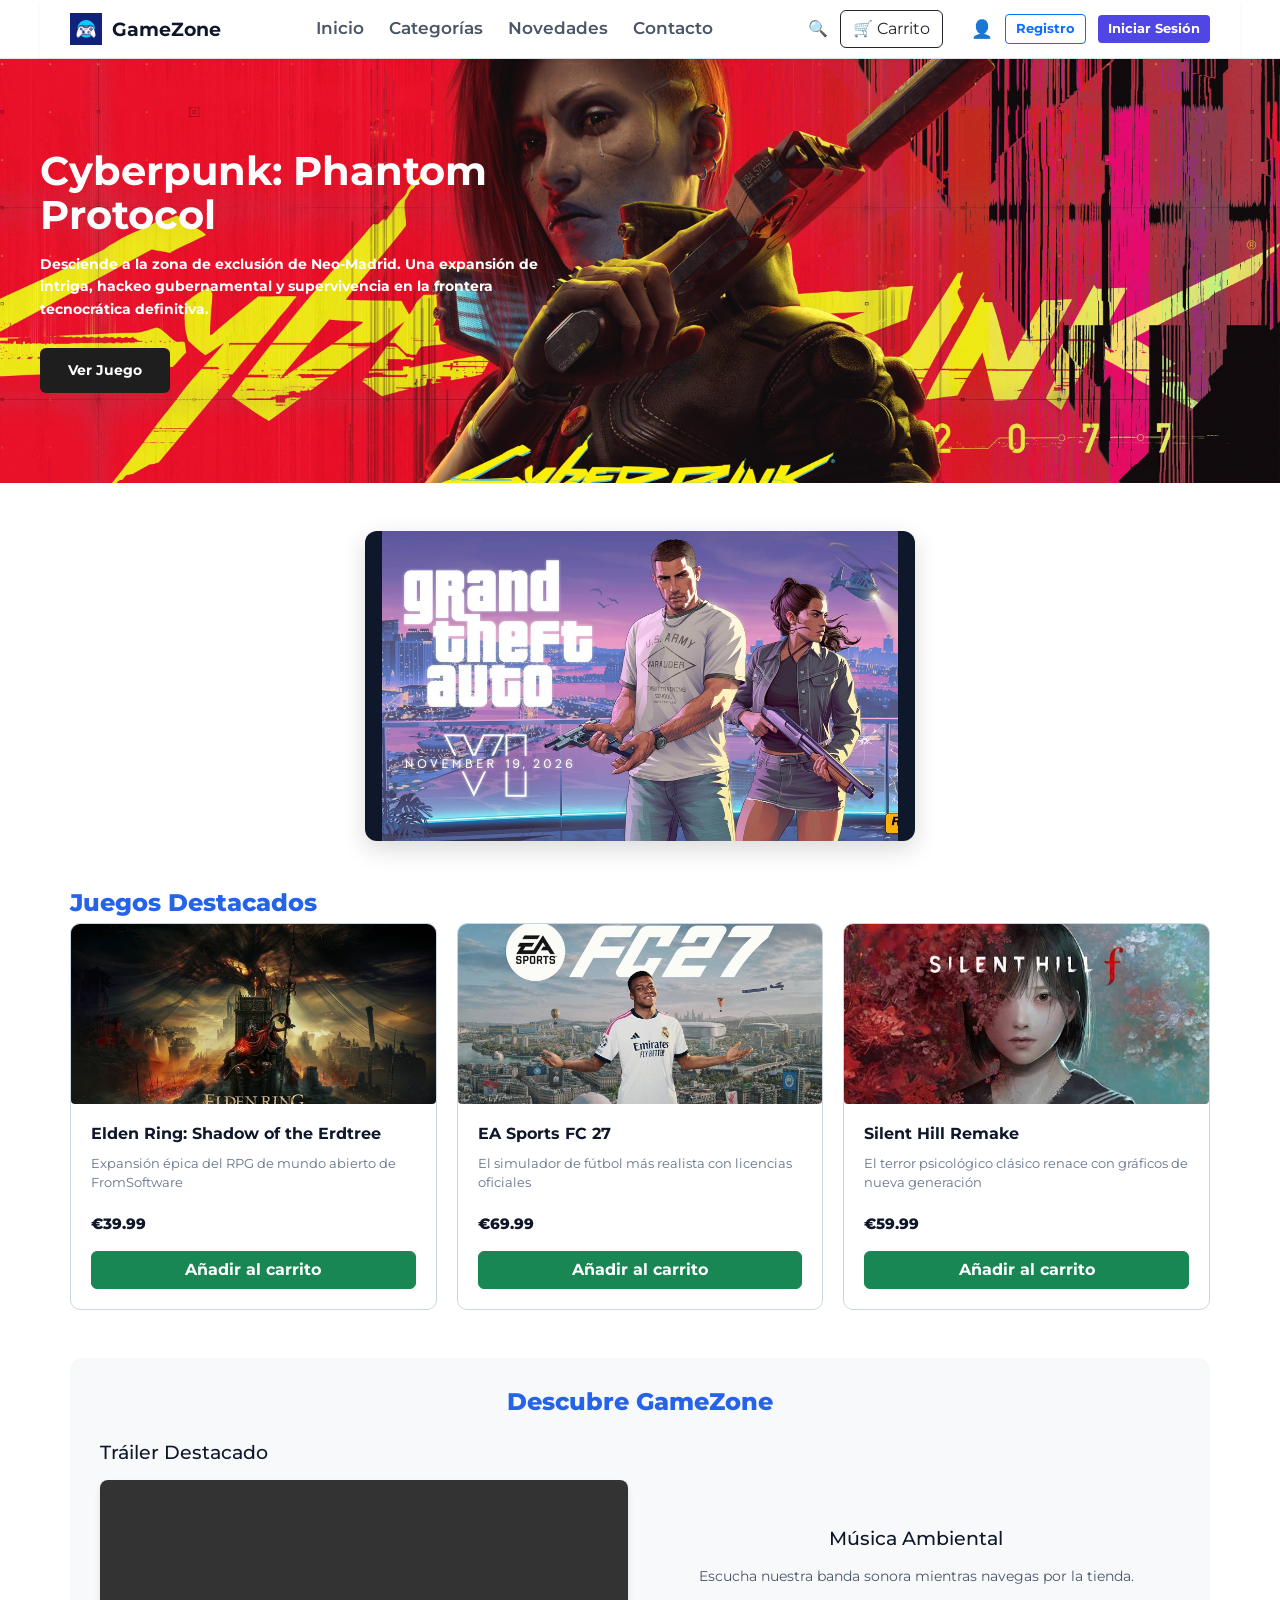
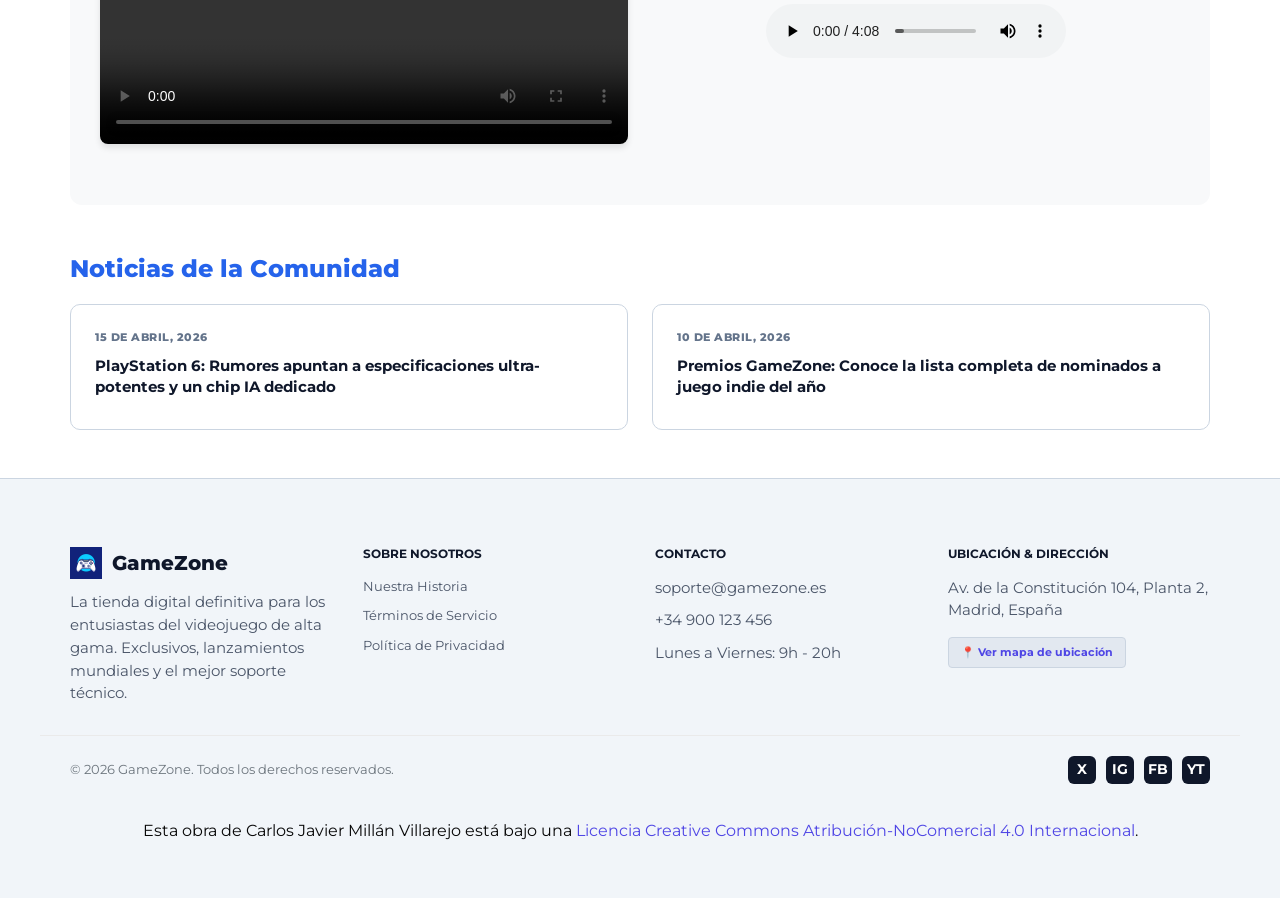
<file: index.html>
<!DOCTYPE html>
<html lang="es">

<head>
    <meta charset="UTF-8">
    <meta name="viewport" content="width=device-width, initial-scale=1.0">
    <title>GameZone - Inicio</title>
    <!-- Ruta actualizada a tu nuevo CSS compilado -->
    <link rel="stylesheet" href="scss/styles.css">
    <link rel="icon" type="image/x-icon" href="favicon_io/android-chrome-512x512.png">
</head>

<body>

    <header>
        <nav class="navbar"
            style="display: flex; justify-content: space-between; align-items: center; padding: 10px 30px; background: #fff; box-shadow: 0 2px 4px rgba(0,0,0,0.05);">

            <!-- LOGO A LA IZQUIERDA -->
            <a href="index.html" class="logo"
                style="text-decoration: none; color: inherit; display: flex; align-items: center; gap: 10px;">
                <img src="favicon_io/android-chrome-512x512.png" alt="Logo GameZone"
                    style="width: 32px; height: 32px; object-fit: contain;">
                <span class="logo-text" style="color: #0f172a; font-weight: bold; font-size: 1.2rem;">GameZone</span>
            </a>

            <!-- ENLACES DE NAVEGACIÓN EN EL CENTRO -->
            <ul class="nav-links" style="list-style: none; display: flex; gap: 25px; margin: 0; padding: 0;">
                <li><a href="index.html" style="text-decoration: none; color: #4a5568; font-weight: 600;">Inicio</a>
                </li>
                <li><a href="categorias.html" style="text-decoration: none; color: #4a5568;">Categorías</a></li>
                <li><a href="novedades.html" style="text-decoration: none; color: #4a5568;">Novedades</a></li>
                <li><a href="contacto.html" style="text-decoration: none; color: #4a5568;">Contacto</a></li>
            </ul>

            <!-- ICONOS Y BOTONES A LA DERECHA -->
            <div class="nav-icons" style="display: flex; align-items: center; gap: 12px;">
                <span style="cursor: pointer;">🔍</span>
                <button class="btn btn-outline-dark position-relative me-3" id="btn-carrito" data-bs-toggle="modal"
                    data-bs-target="#modalCarrito">
                    🛒 Carrito
                    <span class="position-absolute top-0 start-100 translate-middle badge rounded-pill bg-danger"
                        id="contador-carrito">0</span>
                </button>
                <a href="perfil.html"
                    style="text-decoration:none; color:inherit; font-size: 1.1rem;"><span>👤</span></a>
                <a href="registro.html" class="btn btn-outline-primary btn-sm fw-bold"
                    style="padding: 4px 10px; font-size: 0.8rem;">Registro</a>
                <a href="login.html" class="btn btn-sm fw-bold"
                    style="background-color: #4f46e5; color: white; border: none; padding: 4px 10px; font-size: 0.8rem;">Iniciar
                    Sesión</a>
            </div>

        </nav>
    </header>

    <main>
        <section class="hero">
            <div class="hero-content">
                <h1>Cyberpunk: Phantom Protocol</h1>
                <p>Desciende a la zona de exclusión de Neo-Madrid. Una expansión de intriga, hackeo gubernamental y
                    supervivencia en la frontera tecnocrática definitiva.</p>
                <a href="#" class="btn-black">Ver Juego</a>
            </div>
        </section>

        <!-- SLIDER DE IMÁGENES CSS -->
        <section class="slider-container">
            <div class="slider-wrapper">
                <!-- Sustituye los src por imágenes reales que tengas en tu carpeta img -->
                <img src=".//img/GTA6-SLIDER.jpg" alt="Slider 1">
                <img src="./img/dragonball-slider.jpg" alt="Slider 2">
                <img src="./img//forza-slider.jpg" alt="Slider 3">
            </div>
        </section>

        <div class="container my-5">
            <h2 class="section-title">Juegos Destacados</h2>
            <div class="grid-tarjetas">

                <a href="eldenring.html" style="text-decoration: none; color: inherit;">
                    <article class="tarjeta">
                        <img src="./img/elden-ring-shadow-of-the-erdtree-pc-juego-steam-europe-cover.jpg"
                            alt="Elden Ring">
                        <div class="tarjeta-body">
                            <h3>Elden Ring: Shadow of the Erdtree</h3>
                            <p>Expansión épica del RPG de mundo abierto de FromSoftware</p>
                            <span class="tarjeta-precio d-block mb-3">€39.99</span>
                            <!-- Botón con preventDefault para evitar que te saque de la página al añadir al carrito -->
                            <button class="btn btn-success w-100 fw-bold" onclick="event.preventDefault(); agregarAlCarrito('Elden Ring: Shadow of the Erdtree', 39.99);">Añadir al carrito</button>
                        </div>
                    </article>
                </a>

                <a href="fifa27.html" style="text-decoration: none; color: inherit;">
                    <article class="tarjeta">
                        <img src="./img/el-mundo-abierto-de-ea-sports-fc-27-sonaba-espectacular-pero-la-idea.webp"
                            alt="EA Sports FC 27">
                        <div class="tarjeta-body">
                            <h3>EA Sports FC 27</h3>
                            <p>El simulador de fútbol más realista con licencias oficiales</p>
                            <span class="tarjeta-precio d-block mb-3">€69.99</span>
                            <button class="btn btn-success w-100 fw-bold" onclick="event.preventDefault(); agregarAlCarrito('EA Sports FC 27', 69.99);">Añadir al carrito</button>
                        </div>
                    </article>
                </a>

                <a href="fifa27.html" style="text-decoration: none; color: inherit;">
                    <article class="tarjeta">
                        <img src="./img/images (1).jpg" alt="Silent Hill Remake">
                        <div class="tarjeta-body">
                            <h3>Silent Hill Remake</h3>
                            <p>El terror psicológico clásico renace con gráficos de nueva generación</p>
                            <span class="tarjeta-precio d-block mb-3">€59.99</span>
                            <button class="btn btn-success w-100 fw-bold" onclick="event.preventDefault(); agregarAlCarrito('Silent Hill Remake', 59.99);">Añadir al carrito</button>
                        </div>
                    </article>
                </a>

            </div>

            <!-- SECCIÓN MULTIMEDIA -->
            <section class="container my-5" style="background: #f8f9fa; padding: 30px; border-radius: 12px;">
                <h2 class="section-title text-center mb-4">Descubre GameZone</h2>

                <div class="row align-items-center">
                    <!-- Vídeo de presentación -->
                    <div class="col-md-6 mb-4">
                        <h4 class="mb-3" style="font-size: 1.2rem; color: #0f172a;">Tráiler Destacado</h4>
                        <video controls width="100%" style="border-radius: 8px; box-shadow: 0 4px 6px rgba(0,0,0,0.1);">
                            <!-- Asegúrate de tener un vídeo en la carpeta img o video -->
                            <source src="./video/videoplayback.mp4" type="video/mp4">
                            Tu navegador no soporta la etiqueta de vídeo.
                        </video>
                    </div>

                    <!-- Audio ambiental -->
                    <div class="col-md-6 mb-4 text-center">
                        <h4 class="mb-3" style="font-size: 1.2rem; color: #0f172a;">Música Ambiental</h4>
                        <p style="color: #4a5568; font-size: 0.9rem;">Escucha nuestra banda sonora mientras navegas por
                            la tienda.</p>
                        <audio controls style="width: 100%; max-width: 300px;">
                            <!-- Asegúrate de tener un audio en la carpeta img o audio -->
                            <source
                                src="./audio/Bear McCreary - God of War (Main Theme)  God of War (PlayStation Soundtrack) - SonySoundtracksVEVO.mp3"
                                type="audio/mpeg">
                            Tu navegador no soporta la etiqueta de audio.
                        </audio>
                    </div>
                </div>
            </section>

            <h2 class="section-title" style="margin-top: 50px;">Noticias de la Comunidad</h2>
            <div class="grid-noticias">
                <div class="noticia-card">
                    <div class="noticia-fecha">15 DE ABRIL, 2026</div>
                    <h4>PlayStation 6: Rumores apuntan a especificaciones ultra-potentes y un chip IA dedicado</h4>
                </div>
                <div class="noticia-card">
                    <div class="noticia-fecha">10 DE ABRIL, 2026</div>
                    <h4>Premios GameZone: Conoce la lista completa de nominados a juego indie del año</h4>
                </div>
            </div>
        </div>
    </main>

    <footer>
        <div class="footer-contenido">
            <div class="footer-col">
                <a href="index.html" class="logo" style="margin-bottom: 12px;">
                    <img src="favicon_io/android-chrome-512x512.png" alt="Logo GameZone"
                        style="width: 32px; height: 32px; object-fit: contain;">
                    <span class="logo-text">GameZone</span>
                </a>
                <p>La tienda digital definitiva para los entusiastas del videojuego de alta gama. Exclusivos,
                    lanzamientos mundiales y el mejor soporte técnico.</p>
            </div>
            <div class="footer-col">
                <h4>Sobre Nosotros</h4>
                <ul>
                    <li><a href="#">Nuestra Historia</a></li>
                    <li><a href="#">Términos de Servicio</a></li>
                    <li><a href="#">Política de Privacidad</a></li>
                </ul>
            </div>
            <div class="footer-col">
                <h4>Contacto</h4>
                <p>soporte@gamezone.es</p>
                <p>+34 900 123 456</p>
                <p>Lunes a Viernes: 9h - 20h</p>
            </div>
            <div class="footer-col">
                <h4>Ubicación & Dirección</h4>
                <p>Av. de la Constitución 104, Planta 2, Madrid, España</p>
                <a href="#" class="btn-mapa">📍 Ver mapa de ubicación</a>
            </div>
        </div>
        <div class="footer-copy">
            <p>© 2026 GameZone. Todos los derechos reservados.</p>
            <div class="social-links">
                <a href="#" class="social-btn">X</a>
                <a href="#" class="social-btn">IG</a>
                <a href="#" class="social-btn">FB</a>
                <a href="#" class="social-btn">YT</a>
            </div>
        </div>
        <div class="footer" style="text-align: center; padding: 15px; font-size: 1rem; color: #070707;">
            <p>Esta obra de Carlos Javier Millán Villarejo está bajo una <a rel="license"
                    href="http://creativecommons.org/licenses/by-nc/4.0/" target="_blank"
                    style="color: #4f46e5; text-decoration: none;">Licencia Creative Commons Atribución-NoComercial 4.0
                    Internacional</a>.</p>
        </div>
    </footer>


    <!-- Modal del Carrito -->
<div class="modal fade" id="modalCarrito" tabindex="-1" aria-labelledby="modalCarritoLabel" aria-hidden="true">
  <div class="modal-dialog">
    <div class="modal-content">
      <div class="modal-header">
        <h5 class="modal-title" id="modalCarritoLabel">Tu Carrito de Compras</h5>
        <button type="button" class="btn-close" data-bs-dismiss="modal" aria-label="Close"></button>
      </div>
      <div class="modal-body">
        <ul id="lista-carrito" class="list-group mb-3">
          <!-- Los productos se añadirán aquí dinámicamente -->
        </ul>
        <div class="d-flex justify-content-between align-items-center">
            <strong>Total:</strong>
            <span id="total-carrito" class="fs-5 fw-bold text-primary">€0.00</span>
        </div>
      </div>
      <div class="modal-footer">
        <button type="button" class="btn btn-secondary" data-bs-dismiss="modal">Seguir Comprando</button>
        <button type="button" class="btn btn-primary" id="btn-finalizar-compra" disabled>Finalizar Compra</button>
      </div>
    </div>
  </div>
</div>

<!-- Modal de Confirmación de Compra -->
<div class="modal fade" id="modalConfirmacion" tabindex="-1" aria-labelledby="modalConfirmacionLabel" aria-hidden="true">
  <div class="modal-dialog modal-dialog-centered">
    <div class="modal-content">
      <div class="modal-header bg-success text-white">
        <h5 class="modal-title" id="modalConfirmacionLabel">¡Compra Realizada!</h5>
        <button type="button" class="btn-close btn-close-white" data-bs-dismiss="modal" aria-label="Close"></button>
      </div>
      <div class="modal-body text-center">
        <p class="fs-5 mt-3">✅ Tu compra se ha procesado con éxito.</p>
        <p class="text-muted">Recibirás un correo de confirmación con la clave del juego en breve.</p>
      </div>
      <div class="modal-footer">
        <button type="button" class="btn btn-success" data-bs-dismiss="modal">Cerrar</button>
      </div>
    </div>
  </div>
</div>

<script src="https://cdn.jsdelivr.net/npm/bootstrap@5.3.0/dist/js/bootstrap.bundle.min.js"></script>

<script>
    // 1. Cargar el carrito desde la memoria del navegador (si no hay nada, crea uno vacío)
    let carrito = JSON.parse(localStorage.getItem('carritoGameZone')) || [];

    function agregarAlCarrito(nombre, precio) {
        carrito.push({ nombre, precio });
        actualizarCarrito();
    }

    function actualizarCarrito() {
        const listaCarrito = document.getElementById('lista-carrito');
        const contadorCarrito = document.getElementById('contador-carrito');
        const totalCarrito = document.getElementById('total-carrito');
        const btnFinalizar = document.getElementById('btn-finalizar-compra');
        
        listaCarrito.innerHTML = '';
        let total = 0;

        carrito.forEach((producto, index) => {
            const li = document.createElement('li');
            li.className = 'list-group-item d-flex justify-content-between align-items-center lh-sm';
            li.innerHTML = `
                <div>
                    <h6 class="my-0">${producto.nombre}</h6>
                </div>
                <div>
                    <span class="text-muted me-3">€${producto.precio.toFixed(2)}</span>
                    <button class="btn btn-sm btn-outline-danger" style="border:none;" onclick="eliminarDelCarrito(${index})">🗑️</button>
                </div>
            `;
            listaCarrito.appendChild(li);
            total += producto.precio;
        });

        if (carrito.length > 0) {
            contadorCarrito.style.display = 'inline-block';
            contadorCarrito.innerText = carrito.length;
            btnFinalizar.disabled = false;
        } else {
            contadorCarrito.style.display = 'none';
            btnFinalizar.disabled = true;
        }
        
        totalCarrito.innerText = `€${total.toFixed(2)}`;

        // 2. Guardar el carrito actualizado en la memoria del navegador
        localStorage.setItem('carritoGameZone', JSON.stringify(carrito));
    }

    function eliminarDelCarrito(index) {
        carrito.splice(index, 1);
        actualizarCarrito();
    }

    document.getElementById('btn-finalizar-compra').addEventListener('click', () => {
        if(carrito.length > 0) {
            window.location.href = 'pago.html';
        }
    });

    // 3. Ejecutar la función nada más cargar la página para mostrar lo que ya estaba guardado
    actualizarCarrito();
</script>

</body>

</html>
</file>
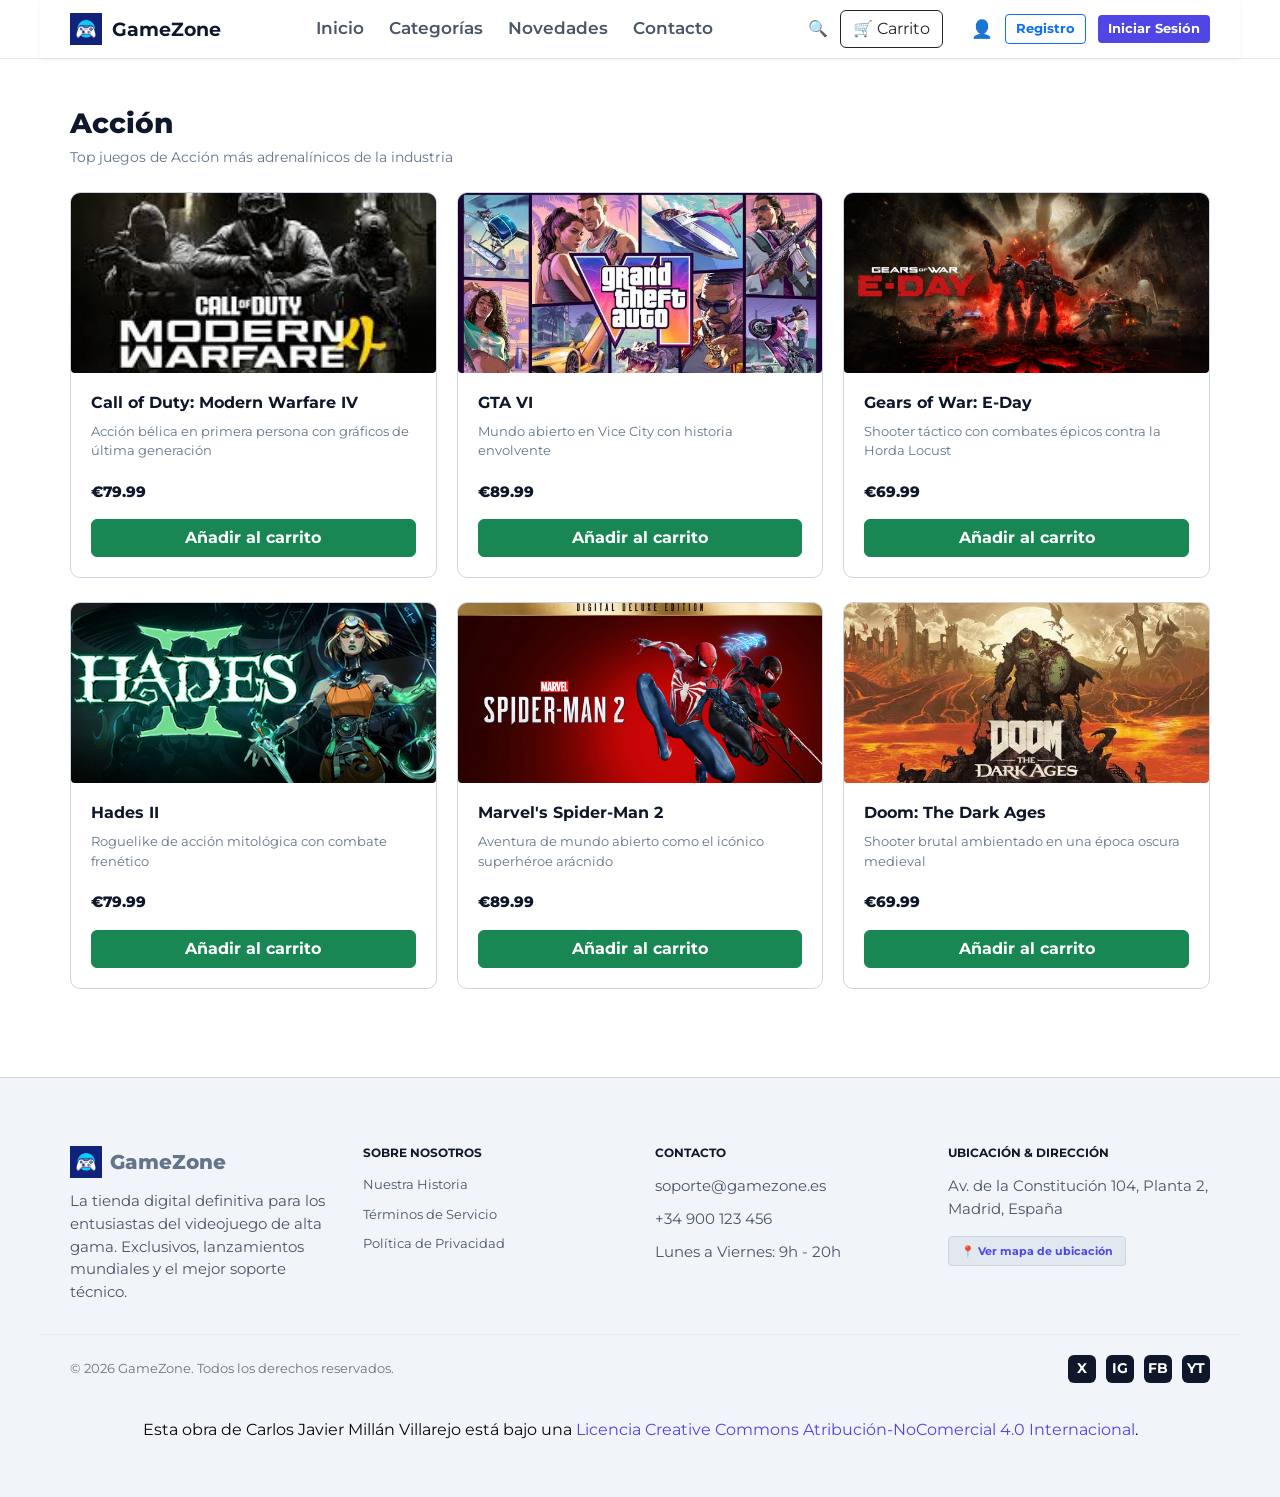
<file: accion.html>
<!DOCTYPE html>
<html lang="es">
<head>
    <meta charset="UTF-8">
    <meta name="viewport" content="width=device-width, initial-scale=1.0">
    <title>GameZone - Acción</title>
    <link rel="stylesheet" href="scss/styles.css">
    <link rel="icon" type="image/x-icon" href="favicon_io/android-chrome-512x512.png">
</head>
<body>

    <header>
        <nav class="navbar" style="display: flex; justify-content: space-between; align-items: center; padding: 10px 30px; background: #fff; box-shadow: 0 2px 4px rgba(0,0,0,0.05);">
            
            <!-- LOGO A LA IZQUIERDA -->
            <a href="index.html" class="logo" style="text-decoration: none; color: inherit; display: flex; align-items: center; gap: 10px;">
                <img src="favicon_io/android-chrome-512x512.png" alt="Logo GameZone" style="width: 32px; height: 32px; object-fit: contain;">
                <span class="logo-text" style="color: #0f172a; font-weight: bold; font-size: 1.2rem;">GameZone</span>
            </a>

            <!-- ENLACES DE NAVEGACIÓN EN EL CENTRO -->
            <ul class="nav-links" style="list-style: none; display: flex; gap: 25px; margin: 0; padding: 0;">
                <li><a href="index.html" style="text-decoration: none; color: #4a5568; font-weight: 600;">Inicio</a></li>
                <li><a href="categorias.html" style="text-decoration: none; color: #4a5568;">Categorías</a></li>
                <li><a href="novedades.html" style="text-decoration: none; color: #4a5568;">Novedades</a></li>
                <li><a href="contacto.html" style="text-decoration: none; color: #4a5568;">Contacto</a></li>
            </ul>

            <!-- ICONOS Y BOTONES A LA DERECHA -->
            <div class="nav-icons" style="display: flex; align-items: center; gap: 12px;">
                <span style="cursor: pointer;">🔍</span>
                <button class="btn btn-outline-dark position-relative me-3" id="btn-carrito" data-bs-toggle="modal" data-bs-target="#modalCarrito">
                    🛒 Carrito
                    <span class="position-absolute top-0 start-100 translate-middle badge rounded-pill bg-danger" id="contador-carrito" style="display: none; border: 2px solid white; font-size: 0.75rem;">0</span>
                </button>
                <a href="perfil.html" style="text-decoration:none; color:inherit; font-size: 1.1rem;"><span>👤</span></a>
                <a href="registro.html" class="btn btn-outline-primary btn-sm fw-bold" style="padding: 4px 10px; font-size: 0.8rem;">Registro</a>
                <a href="login.html" class="btn btn-sm fw-bold" style="background-color: #4f46e5; color: white; border: none; padding: 4px 10px; font-size: 0.8rem;">Iniciar Sesión</a>
            </div>

        </nav>
    </header>

    <main class="container my-5">
        <h1 class="section-title" style="font-size: 28px; color: var(--text-dark);">Acción</h1>
        <p class="section-subtitle mb-4">Top juegos de Acción más adrenalínicos de la industria</p>

        <!-- PRIMERA FILA DE TARJETAS -->
        <div class="grid-tarjetas" style="margin-bottom: 24px;">
            
            <a href="fifa27.html" style="text-decoration: none; color: inherit;">
                <article class="tarjeta">
                    <img src="./img/images (5).jpg" alt="Call of Duty">
                    <div class="tarjeta-body">
                        <h3>Call of Duty: Modern Warfare IV</h3>
                        <p>Acción bélica en primera persona con gráficos de última generación</p>
                        <span class="tarjeta-precio d-block mb-3">€79.99</span>
                        <button class="btn btn-success w-100 fw-bold" onclick="event.preventDefault(); agregarAlCarrito('Call of Duty: Modern Warfare IV', 79.99);">Añadir al carrito</button>
                    </div>
                </article>
            </a>

            <a href="fifa27.html" style="text-decoration: none; color: inherit;">
                <article class="tarjeta">
                    <img src="./img/images (6).jpg" alt="GTA VI">
                    <div class="tarjeta-body">
                        <h3>GTA VI</h3>
                        <p>Mundo abierto en Vice City con historia envolvente</p>
                        <span class="tarjeta-precio d-block mb-3">€89.99</span>
                        <button class="btn btn-success w-100 fw-bold" onclick="event.preventDefault(); agregarAlCarrito('GTA VI', 89.99);">Añadir al carrito</button>
                    </div>
                </article>
            </a>

            <a href="fifa27.html" style="text-decoration: none; color: inherit;">
                <article class="tarjeta">
                    <img src="./img/00_GoW_EDAY_CoverArt-6a21e88aa9817-scaled.png" alt="Gears of War">
                    <div class="tarjeta-body">
                        <h3>Gears of War: E-Day</h3>
                        <p>Shooter táctico con combates épicos contra la Horda Locust</p>
                        <span class="tarjeta-precio d-block mb-3">€69.99</span>
                        <button class="btn btn-success w-100 fw-bold" onclick="event.preventDefault(); agregarAlCarrito('Gears of War: E-Day', 69.99);">Añadir al carrito</button>
                    </div>
                </article>
            </a>

        </div>

        <!-- SEGUNDA FILA DE TARJETAS -->
        <div class="grid-tarjetas" style="margin-bottom: 40px;">
            
            <a href="fifa27.html" style="text-decoration: none; color: inherit;">
                <article class="tarjeta">
                    <img src="./img/header.jpg" alt="Hades II">
                    <div class="tarjeta-body">
                        <h3>Hades II</h3>
                        <p>Roguelike de acción mitológica con combate frenético</p>
                        <span class="tarjeta-precio d-block mb-3">€79.99</span>
                        <button class="btn btn-success w-100 fw-bold" onclick="event.preventDefault(); agregarAlCarrito('Hades II', 79.99);">Añadir al carrito</button>
                    </div>
                </article>
            </a>

            <a href="fifa27.html" style="text-decoration: none; color: inherit;">
                <article class="tarjeta">
                    <img src="./img/capsule_616x353.jpg" alt="Spider-Man 2">
                    <div class="tarjeta-body">
                        <h3>Marvel's Spider-Man 2</h3>
                        <p>Aventura de mundo abierto como el icónico superhéroe arácnido</p>
                        <span class="tarjeta-precio d-block mb-3">€89.99</span>
                        <button class="btn btn-success w-100 fw-bold" onclick="event.preventDefault(); agregarAlCarrito('Marvel\'s Spider-Man 2', 89.99);">Añadir al carrito</button>
                    </div>
                </article>
            </a>

            <a href="fifa27.html" style="text-decoration: none; color: inherit;">
                <article class="tarjeta">
                    <img src="./img/images (7).jpg" alt="Doom">
                    <div class="tarjeta-body"> 
                        <h3>Doom: The Dark Ages</h3>
                        <p>Shooter brutal ambientado en una época oscura medieval</p>
                        <span class="tarjeta-precio d-block mb-3">€69.99</span>
                        <button class="btn btn-success w-100 fw-bold" onclick="event.preventDefault(); agregarAlCarrito('Doom: The Dark Ages', 69.99);">Añadir al carrito</button>
                    </div>
                </article>
            </a>

        </div>
    </main>

    <footer>
        <div class="footer-contenido">
            <div class="footer-col">
                <a href="index.html" class="logo" style="margin-bottom: 12px; display: flex; align-items: center; gap: 8px; text-decoration: none; color: inherit;">
                    <img src="favicon_io/android-chrome-512x512.png" alt="Logo GameZone" style="width: 32px; height: 32px; object-fit: contain;">
                    <span class="logo-text">GameZone</span>
                </a>
                <p>La tienda digital definitiva para los entusiastas del videojuego de alta gama. Exclusivos, lanzamientos mundiales y el mejor soporte técnico.</p>
            </div>
            <div class="footer-col">
                <h4>Sobre Nosotros</h4>
                <ul>
                    <li><a href="#">Nuestra Historia</a></li>
                    <li><a href="#">Términos de Servicio</a></li>
                    <li><a href="#">Política de Privacidad</a></li>
                </ul>
            </div>
            <div class="footer-col">
                <h4>Contacto</h4>
                <p>soporte@gamezone.es</p>
                <p>+34 900 123 456</p>
                <p>Lunes a Viernes: 9h - 20h</p>
            </div>
            <div class="footer-col">
                <h4>Ubicación & Dirección</h4>
                <p>Av. de la Constitución 104, Planta 2, Madrid, España</p>
                <a href="#" class="btn-mapa">📍 Ver mapa de ubicación</a>
            </div>
        </div>
        <div class="footer-copy">
            <p>© 2026 GameZone. Todos los derechos reservados.</p>
            <div class="social-links">
                <a href="#" class="social-btn">X</a>
                <a href="#" class="social-btn">IG</a>
                <a href="#" class="social-btn">FB</a>
                <a href="#" class="social-btn">YT</a>
            </div>
        </div>
        <div style="text-align: center; padding: 15px; font-size: 1rem; color: #070707;">
            <p>Esta obra de Carlos Javier Millán Villarejo está bajo una <a rel="license" href="http://creativecommons.org/licenses/by-nc/4.0/" target="_blank" style="color: #4f46e5; text-decoration: none;">Licencia Creative Commons Atribución-NoComercial 4.0 Internacional</a>.</p>
        </div>
    </footer>

     <!-- Modal del Carrito -->
<div class="modal fade" id="modalCarrito" tabindex="-1" aria-labelledby="modalCarritoLabel" aria-hidden="true">
  <div class="modal-dialog">
    <div class="modal-content">
      <div class="modal-header">
        <h5 class="modal-title" id="modalCarritoLabel">Tu Carrito de Compras</h5>
        <button type="button" class="btn-close" data-bs-dismiss="modal" aria-label="Close"></button>
      </div>
      <div class="modal-body">
        <ul id="lista-carrito" class="list-group mb-3">
          <!-- Los productos se añadirán aquí dinámicamente -->
        </ul>
        <div class="d-flex justify-content-between align-items-center">
            <strong>Total:</strong>
            <span id="total-carrito" class="fs-5 fw-bold text-primary">€0.00</span>
        </div>
      </div>
      <div class="modal-footer">
        <button type="button" class="btn btn-secondary" data-bs-dismiss="modal">Seguir Comprando</button>
        <!-- AQUÍ ESTÁ EL CAMBIO 1: Le hemos quitado los atributos de abrir el modal de confirmación -->
        <button type="button" class="btn btn-primary" id="btn-finalizar-compra" disabled>Finalizar Compra</button>
      </div>
    </div>
  </div>
</div>

<!-- Modal de Confirmación de Compra (Se queda por si lo quieres usar en un futuro, aunque ya no salta aquí) -->
<div class="modal fade" id="modalConfirmacion" tabindex="-1" aria-labelledby="modalConfirmacionLabel" aria-hidden="true">
  <div class="modal-dialog modal-dialog-centered">
    <div class="modal-content">
      <div class="modal-header bg-success text-white">
        <h5 class="modal-title" id="modalConfirmacionLabel">¡Compra Realizada!</h5>
        <button type="button" class="btn-close btn-close-white" data-bs-dismiss="modal" aria-label="Close"></button>
      </div>
      <div class="modal-body text-center">
        <p class="fs-5 mt-3">✅ Tu compra se ha procesado con éxito.</p>
        <p class="text-muted">Recibirás un correo de confirmación con la clave del juego en breve.</p>
      </div>
      <div class="modal-footer">
        <button type="button" class="btn btn-success" data-bs-dismiss="modal">Cerrar</button>
      </div>
    </div>
  </div>
</div>

<script src="https://cdn.jsdelivr.net/npm/bootstrap@5.3.0/dist/js/bootstrap.bundle.min.js"></script>

<script>
    // 1. Cargar el carrito desde la memoria del navegador (si no hay nada, crea uno vacío)
    let carrito = JSON.parse(localStorage.getItem('carritoGameZone')) || [];

    function agregarAlCarrito(nombre, precio) {
        carrito.push({ nombre, precio });
        actualizarCarrito();
    }

    function actualizarCarrito() {
        const listaCarrito = document.getElementById('lista-carrito');
        const contadorCarrito = document.getElementById('contador-carrito');
        const totalCarrito = document.getElementById('total-carrito');
        const btnFinalizar = document.getElementById('btn-finalizar-compra');
        
        listaCarrito.innerHTML = '';
        let total = 0;

        carrito.forEach((producto, index) => {
            const li = document.createElement('li');
            li.className = 'list-group-item d-flex justify-content-between align-items-center lh-sm';
            li.innerHTML = `
                <div>
                    <h6 class="my-0">${producto.nombre}</h6>
                </div>
                <div>
                    <span class="text-muted me-3">€${producto.precio.toFixed(2)}</span>
                    <button class="btn btn-sm btn-outline-danger" style="border:none;" onclick="eliminarDelCarrito(${index})">🗑️</button>
                </div>
            `;
            listaCarrito.appendChild(li);
            total += producto.precio;
        });

        if (carrito.length > 0) {
            contadorCarrito.style.display = 'inline-block';
            contadorCarrito.innerText = carrito.length;
            btnFinalizar.disabled = false;
        } else {
            contadorCarrito.style.display = 'none';
            btnFinalizar.disabled = true;
        }
        
        totalCarrito.innerText = `€${total.toFixed(2)}`;

        // 2. Guardar el carrito actualizado en la memoria del navegador
        localStorage.setItem('carritoGameZone', JSON.stringify(carrito));
    }

    function eliminarDelCarrito(index) {
        carrito.splice(index, 1);
        actualizarCarrito();
    }

    // AQUÍ ESTÁ EL CAMBIO 2: Redirigir a pago.html en lugar de vaciar el carrito
    document.getElementById('btn-finalizar-compra').addEventListener('click', () => {
        if(carrito.length > 0) {
            window.location.href = 'pago.html';
        }
    });

    // 3. Ejecutar la función nada más cargar la página para mostrar lo que ya estaba guardado
    actualizarCarrito();
</script>

</body>
</html>
</file>
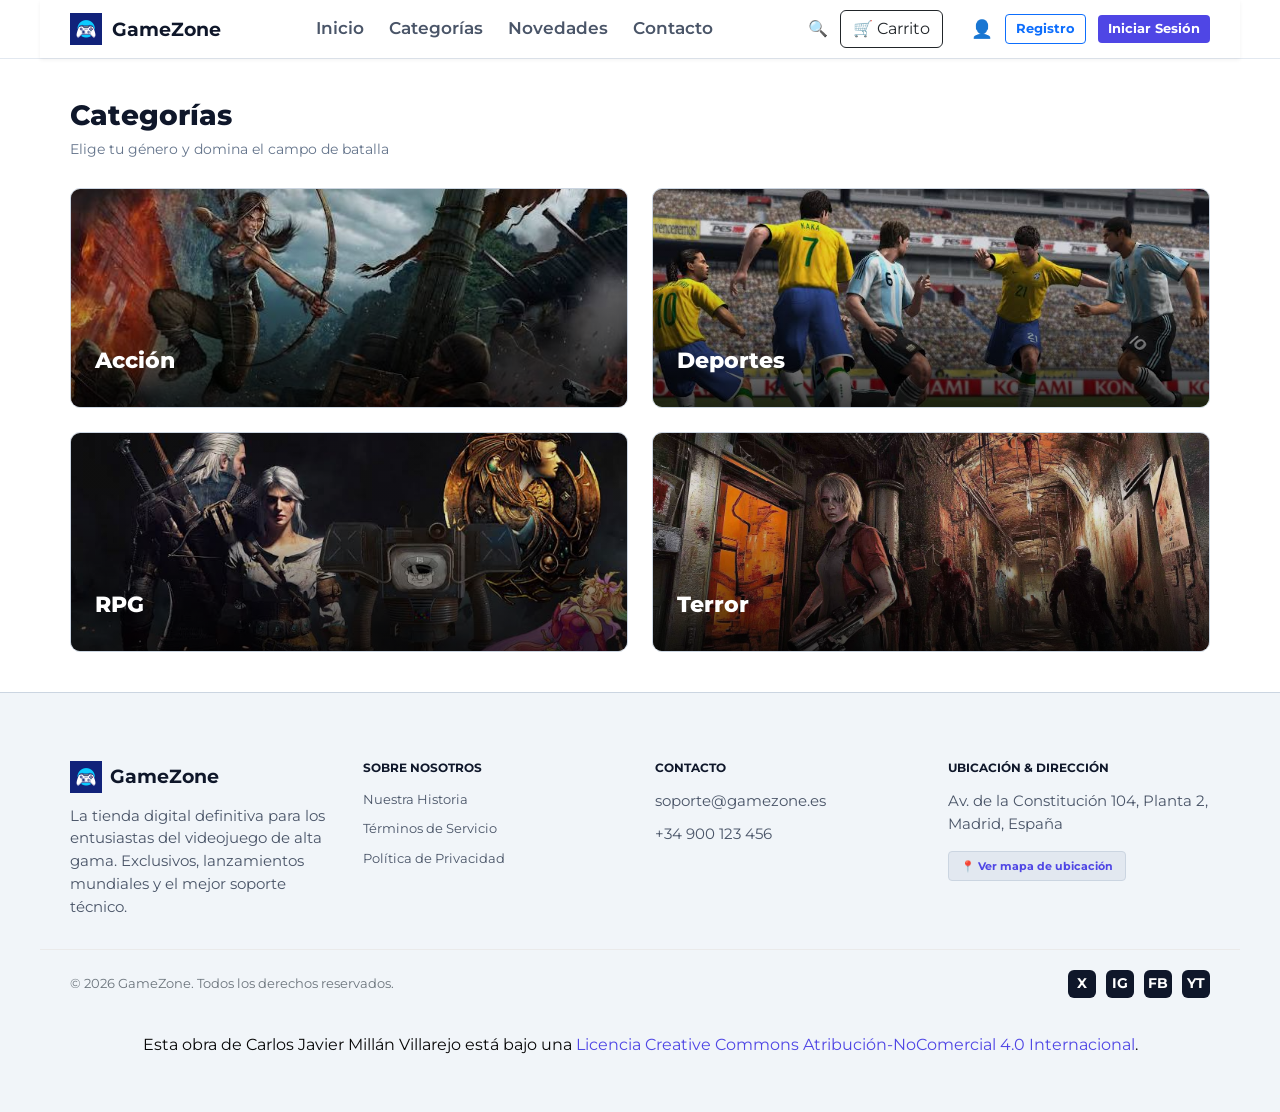
<file: categorias.html>
<!DOCTYPE html>
<html lang="es">
<head>
    <meta charset="UTF-8">
    <meta name="viewport" content="width=device-width, initial-scale=1.0">
    <title>GameZone - Categorías</title>
    <link rel="stylesheet" href="scss/styles.css">
    <link rel="icon" type="image/x-icon" href="favicon_io/android-chrome-512x512.png">
</head>
<body>

    <header>
    <nav class="navbar" style="display: flex; justify-content: space-between; align-items: center; padding: 10px 30px; background: #fff; box-shadow: 0 2px 4px rgba(0,0,0,0.05);">
        
        <!-- LOGO A LA IZQUIERDA -->
        <a href="index.html" class="logo" style="text-decoration: none; color: inherit; display: flex; align-items: center; gap: 10px;">
            <img src="favicon_io/android-chrome-512x512.png" alt="Logo GameZone" style="width: 32px; height: 32px; object-fit: contain;">
            <span class="logo-text" style="color: #0f172a; font-weight: bold; font-size: 1.2rem;">GameZone</span>
        </a>

        <!-- ENLACES DE NAVEGACIÓN EN EL CENTRO -->
        <ul class="nav-links" style="list-style: none; display: flex; gap: 25px; margin: 0; padding: 0;">
            <li><a href="index.html" style="text-decoration: none; color: #4a5568; font-weight: 600;">Inicio</a></li>
            <li><a href="categorias.html" style="text-decoration: none; color: #4a5568;">Categorías</a></li>
            <li><a href="novedades.html" style="text-decoration: none; color: #4a5568;">Novedades</a></li>
            <li><a href="contacto.html" style="text-decoration: none; color: #4a5568;">Contacto</a></li>
        </ul>

        <!-- ICONOS Y BOTONES A LA DERECHA -->
        <div class="nav-icons" style="display: flex; align-items: center; gap: 12px;">
            <span style="cursor: pointer;">🔍</span>
            
            <!-- Botón del carrito actualizado -->
            <button class="btn btn-outline-dark position-relative me-3" id="btn-carrito" data-bs-toggle="modal" data-bs-target="#modalCarrito">
                🛒 Carrito
                <span class="position-absolute top-0 start-100 translate-middle badge rounded-pill bg-danger" id="contador-carrito" style="display: none; border: 2px solid white; font-size: 0.75rem;">0</span>
            </button>

            <a href="perfil.html" style="text-decoration:none; color:inherit; font-size: 1.1rem;"><span>👤</span></a>
            <a href="registro.html" class="btn btn-outline-primary btn-sm fw-bold" style="padding: 4px 10px; font-size: 0.8rem;">Registro</a>
            <a href="login.html" class="btn btn-sm fw-bold" style="background-color: #4f46e5; color: white; border: none; padding: 4px 10px; font-size: 0.8rem;">Iniciar Sesión</a>
        </div>

    </nav>
</header>

    <main class="container">
        <h1 class="section-title" style="font-size: 28px; color: var(--text-dark);">Categorías</h1>
        <p class="section-subtitle">Elige tu género y domina el campo de batalla</p>

        <div class="grid-categorias">
           <a href="accion.html" style="text-decoration: none; color: inherit;" class="categoria-item">
    <img src="./img/images (2).jpg" alt="Acción">
    <div class="categoria-overlay">
        <h3>Acción</h3>
    </div>
</a>

           <a href="deportes.html" class="categoria-item">
            <img src="./img/images (3).jpg" alt="Deportes">
            <div class="categoria-overlay">
        <h3>Deportes</h3>
    </div>
</a>

            <a href="rpg.html" class="categoria-item">
            <img src="./img/images (4).jpg" alt="RPG">
            <div class="categoria-overlay">
        <h3>RPG</h3>
    </div>
</a>

           <a href="terror.html" class="categoria-item">
            <img src="./img/juegos_de_terror.jpg" alt="Terror">
            <div class="categoria-overlay">
        <h3>Terror</h3>
    </div>
</a>
        </div>
    </main>

    <footer>
        <div class="footer-contenido">
            <div class="footer-col">
                <a href="index.html" class="logo" style="margin-bottom: 12px; display: flex; align-items: center; gap: 8px; text-decoration: none; color: inherit;">
                    <img src="favicon_io/android-chrome-512x512.png" alt="Logo GameZone" style="width: 32px; height: 32px; object-fit: contain;">
                <span class="logo-text" style="color: #0f172a; font-weight: bold; font-size: 1.2rem;">GameZone</span>
                </a>
                <p>La tienda digital definitiva para los entusiastas del videojuego de alta gama. Exclusivos, lanzamientos mundiales y el mejor soporte técnico.</p>
            </div>
            <div class="footer-col">
                <h4>Sobre Nosotros</h4>
                <ul>
                    <li><a href="#">Nuestra Historia</a></li>
                    <li><a href="#">Términos de Servicio</a></li>
                    <li><a href="#">Política de Privacidad</a></li>
                </ul>
            </div>
            <div class="footer-col">
                <h4>Contacto</h4>
                <p>soporte@gamezone.es</p>
                <p>+34 900 123 456</p>
            </div>
            <div class="footer-col">
                <h4>Ubicación & Dirección</h4>
                <p>Av. de la Constitución 104, Planta 2, Madrid, España</p>
                <a href="#" class="btn-mapa">📍 Ver mapa de ubicación</a>
            </div>
        </div>
        <div class="footer-copy">
            <p>© 2026 GameZone. Todos los derechos reservados.</p>
            <div class="social-links">
                <a href="#" class="social-btn">X</a>
                <a href="#" class="social-btn">IG</a>
                <a href="#" class="social-btn">FB</a>
                <a href="#" class="social-btn">YT</a>
            </div>
        </div>
        <div class="footer" style="text-align: center; padding: 15px; font-size: 1rem; color: #070707;">
            <p>Esta obra de Carlos Javier Millán Villarejo está bajo una <a rel="license" href="http://creativecommons.org/licenses/by-nc/4.0/" target="_blank" style="color: #4f46e5; text-decoration: none;">Licencia Creative Commons Atribución-NoComercial 4.0 Internacional</a>.</p>
        </div>
    </footer>

    <!-- Modal del Carrito -->
<div class="modal fade" id="modalCarrito" tabindex="-1" aria-labelledby="modalCarritoLabel" aria-hidden="true">
  <div class="modal-dialog">
    <div class="modal-content">
      <div class="modal-header">
        <h5 class="modal-title" id="modalCarritoLabel">Tu Carrito de Compras</h5>
        <button type="button" class="btn-close" data-bs-dismiss="modal" aria-label="Close"></button>
      </div>
      <div class="modal-body">
        <ul id="lista-carrito" class="list-group mb-3">
          <!-- Los productos se añadirán aquí dinámicamente -->
        </ul>
        <div class="d-flex justify-content-between align-items-center">
            <strong>Total:</strong>
            <span id="total-carrito" class="fs-5 fw-bold text-primary">€0.00</span>
        </div>
      </div>
      <div class="modal-footer">
        <button type="button" class="btn btn-secondary" data-bs-dismiss="modal">Seguir Comprando</button>
        <!-- AQUÍ ESTÁ EL CAMBIO 1: Le hemos quitado los atributos de abrir el modal de confirmación -->
        <button type="button" class="btn btn-primary" id="btn-finalizar-compra" disabled>Finalizar Compra</button>
      </div>
    </div>
  </div>
</div>

<!-- Modal de Confirmación de Compra (Se queda por si lo quieres usar en un futuro, aunque ya no salta aquí) -->
<div class="modal fade" id="modalConfirmacion" tabindex="-1" aria-labelledby="modalConfirmacionLabel" aria-hidden="true">
  <div class="modal-dialog modal-dialog-centered">
    <div class="modal-content">
      <div class="modal-header bg-success text-white">
        <h5 class="modal-title" id="modalConfirmacionLabel">¡Compra Realizada!</h5>
        <button type="button" class="btn-close btn-close-white" data-bs-dismiss="modal" aria-label="Close"></button>
      </div>
      <div class="modal-body text-center">
        <p class="fs-5 mt-3">✅ Tu compra se ha procesado con éxito.</p>
        <p class="text-muted">Recibirás un correo de confirmación con la clave del juego en breve.</p>
      </div>
      <div class="modal-footer">
        <button type="button" class="btn btn-success" data-bs-dismiss="modal">Cerrar</button>
      </div>
    </div>
  </div>
</div>

<script src="https://cdn.jsdelivr.net/npm/bootstrap@5.3.0/dist/js/bootstrap.bundle.min.js"></script>

<script>
    // 1. Cargar el carrito desde la memoria del navegador (si no hay nada, crea uno vacío)
    let carrito = JSON.parse(localStorage.getItem('carritoGameZone')) || [];

    function agregarAlCarrito(nombre, precio) {
        carrito.push({ nombre, precio });
        actualizarCarrito();
    }

    function actualizarCarrito() {
        const listaCarrito = document.getElementById('lista-carrito');
        const contadorCarrito = document.getElementById('contador-carrito');
        const totalCarrito = document.getElementById('total-carrito');
        const btnFinalizar = document.getElementById('btn-finalizar-compra');
        
        listaCarrito.innerHTML = '';
        let total = 0;

        carrito.forEach((producto, index) => {
            const li = document.createElement('li');
            li.className = 'list-group-item d-flex justify-content-between align-items-center lh-sm';
            li.innerHTML = `
                <div>
                    <h6 class="my-0">${producto.nombre}</h6>
                </div>
                <div>
                    <span class="text-muted me-3">€${producto.precio.toFixed(2)}</span>
                    <button class="btn btn-sm btn-outline-danger" style="border:none;" onclick="eliminarDelCarrito(${index})">🗑️</button>
                </div>
            `;
            listaCarrito.appendChild(li);
            total += producto.precio;
        });

        if (carrito.length > 0) {
            contadorCarrito.style.display = 'inline-block';
            contadorCarrito.innerText = carrito.length;
            btnFinalizar.disabled = false;
        } else {
            contadorCarrito.style.display = 'none';
            btnFinalizar.disabled = true;
        }
        
        totalCarrito.innerText = `€${total.toFixed(2)}`;

        // 2. Guardar el carrito actualizado en la memoria del navegador
        localStorage.setItem('carritoGameZone', JSON.stringify(carrito));
    }

    function eliminarDelCarrito(index) {
        carrito.splice(index, 1);
        actualizarCarrito();
    }

    // AQUÍ ESTÁ EL CAMBIO 2: Redirigir a pago.html en lugar de vaciar el carrito
    document.getElementById('btn-finalizar-compra').addEventListener('click', () => {
        if(carrito.length > 0) {
            window.location.href = 'pago.html';
        }
    });

    // 3. Ejecutar la función nada más cargar la página para mostrar lo que ya estaba guardado
    actualizarCarrito();
</script>

</body>
</html>
</file>
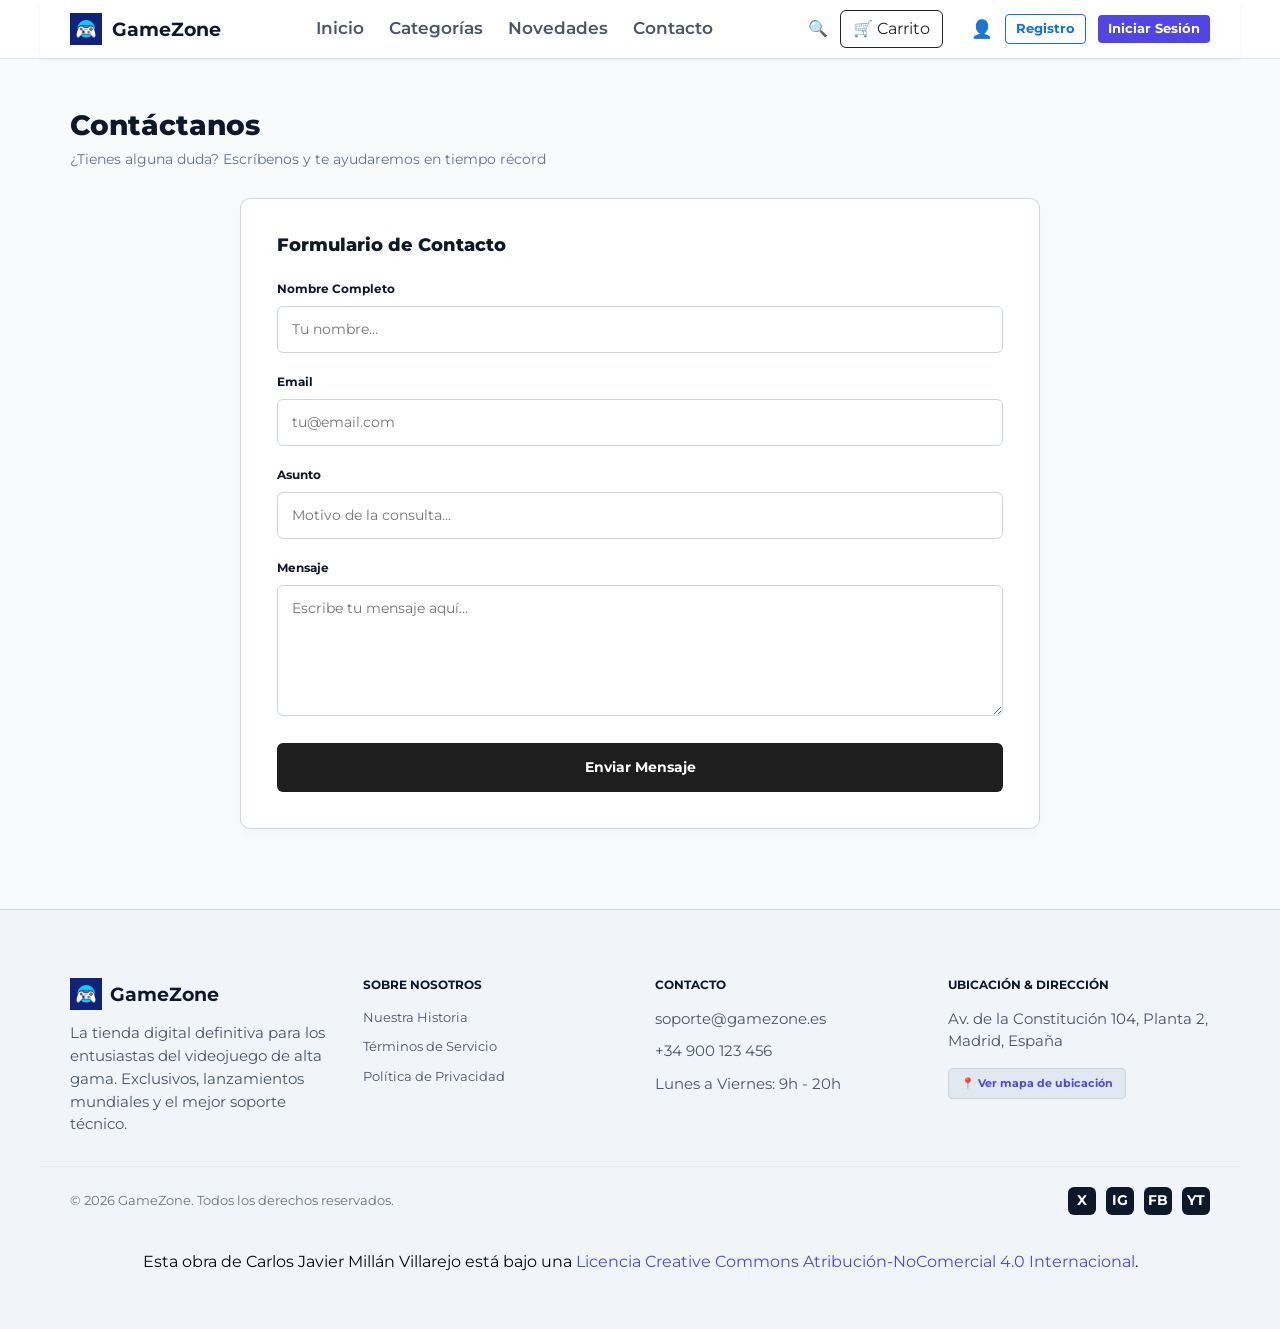
<file: contacto.html>
<!DOCTYPE html>
<html lang="es">
<head>
    <meta charset="UTF-8">
    <meta name="viewport" content="width=device-width, initial-scale=1.0">
    <title>GameZone - Contacto</title>
    <link rel="stylesheet" href="scss/styles.css">
    <link rel="icon" type="image/x-icon" href="favicon_io/android-chrome-512x512.png">
</head>
<body>

   <header>
    <nav class="navbar" style="display: flex; justify-content: space-between; align-items: center; padding: 10px 30px; background: #fff; box-shadow: 0 2px 4px rgba(0,0,0,0.05);">
        
        <!-- LOGO A LA IZQUIERDA -->
        <a href="index.html" class="logo" style="text-decoration: none; color: inherit; display: flex; align-items: center; gap: 10px;">
            <img src="favicon_io/android-chrome-512x512.png" alt="Logo GameZone" style="width: 32px; height: 32px; object-fit: contain;">
            <span class="logo-text" style="color: #0f172a; font-weight: bold; font-size: 1.2rem;">GameZone</span>
        </a>

        <!-- ENLACES DE NAVEGACIÓN EN EL CENTRO -->
        <ul class="nav-links" style="list-style: none; display: flex; gap: 25px; margin: 0; padding: 0;">
            <li><a href="index.html" style="text-decoration: none; color: #4a5568; font-weight: 600;">Inicio</a></li>
            <li><a href="categorias.html" style="text-decoration: none; color: #4a5568;">Categorías</a></li>
            <li><a href="novedades.html" style="text-decoration: none; color: #4a5568;">Novedades</a></li>
            <li><a href="contacto.html" style="text-decoration: none; color: #4a5568;">Contacto</a></li>
        </ul>

        <!-- ICONOS Y BOTONES A LA DERECHA -->
        <div class="nav-icons" style="display: flex; align-items: center; gap: 12px;">
            <span style="cursor: pointer;">🔍</span>
            
            <!-- Botón del carrito actualizado -->
            <button class="btn btn-outline-dark position-relative me-3" id="btn-carrito" data-bs-toggle="modal" data-bs-target="#modalCarrito">
                🛒 Carrito
                <span class="position-absolute top-0 start-100 translate-middle badge rounded-pill bg-danger" id="contador-carrito" style="display: none; border: 2px solid white; font-size: 0.75rem;">0</span>
            </button>

            <a href="perfil.html" style="text-decoration:none; color:inherit; font-size: 1.1rem;"><span>👤</span></a>
            <a href="registro.html" class="btn btn-outline-primary btn-sm fw-bold" style="padding: 4px 10px; font-size: 0.8rem;">Registro</a>
            <a href="login.html" class="btn btn-sm fw-bold" style="background-color: #4f46e5; color: white; border: none; padding: 4px 10px; font-size: 0.8rem;">Iniciar Sesión</a>
        </div>

    </nav>
</header>

    <div class="contact-wrapper">
        <main class="container" style="margin-top: 10px;">
            <h1 class="section-title" style="font-size: 28px; color: var(--text-dark);">Contáctanos</h1>
            <p class="section-subtitle">¿Tienes alguna duda? Escríbenos y te ayudaremos en tiempo récord</p>

            <div class="caja-formulario">
                <h3>Formulario de Contacto</h3>
                <form action="#" method="POST">
                    <div class="form-group">
                        <label for="nombre">Nombre Completo</label>
                        <input type="text" id="nombre" name="nombre" placeholder="Tu nombre..." required>
                    </div>

                    <div class="form-group">
                        <label for="email">Email</label>
                        <input type="email" id="email" name="email" placeholder="tu@email.com" required>
                    </div>

                    <div class="form-group">
                        <label for="asunto">Asunto</label>
                        <input type="text" id="asunto" name="asunto" placeholder="Motivo de la consulta..." required>
                    </div>

                    <div class="form-group">
                        <label for="mensaje">Mensaje</label>
                        <textarea id="mensaje" name="mensaje" rows="5" placeholder="Escribe tu mensaje aquí..." required></textarea>
                    </div>

                    <button type="submit" class="btn-black" style="width: 100%; padding: 14px;">Enviar Mensaje</button>
                </form>
            </div>
        </main>
    </div>

    <footer>
        <div class="footer-contenido">
            <div class="footer-col">
                <a href="index.html" class="logo" style="margin-bottom: 12px; display: flex; align-items: center; gap: 8px; text-decoration: none; color: inherit;">
                    <img src="favicon_io/android-chrome-512x512.png" alt="Logo GameZone" style="width: 32px; height: 32px; object-fit: contain;">
                <span class="logo-text" style="color: #0f172a; font-weight: bold; font-size: 1.2rem;">GameZone</span>
                </a>
                <p>La tienda digital definitiva para los entusiastas del videojuego de alta gama. Exclusivos, lanzamientos mundiales y el mejor soporte técnico.</p>
            </div>
            <div class="footer-col">
                <h4>Sobre Nosotros</h4>
                <ul>
                    <li><a href="#">Nuestra Historia</a></li>
                    <li><a href="#">Términos de Servicio</a></li>
                    <li><a href="#">Política de Privacidad</a></li>
                </ul>
            </div>
            <div class="footer-col">
                <h4>Contacto</h4>
                <p>soporte@gamezone.es</p>
                <p>+34 900 123 456</p>
                <p>Lunes a Viernes: 9h - 20h</p>
            </div>
            <div class="footer-col">
                <h4>Ubicación & Dirección</h4>
                <p>Av. de la Constitución 104, Planta 2, Madrid, España</p>
                <a href="#" class="btn-mapa">📍 Ver mapa de ubicación</a>
            </div>
        </div>
        <div class="footer-copy">
            <p>© 2026 GameZone. Todos los derechos reservados.</p>
            <div class="social-links">
                <a href="#" class="social-btn">X</a>
                <a href="#" class="social-btn">IG</a>
                <a href="#" class="social-btn">FB</a>
                <a href="#" class="social-btn">YT</a>
            </div>
        </div>
        <div class="footer" style="text-align: center; padding: 15px; font-size: 1rem; color: #070707;">
            <p>Esta obra de Carlos Javier Millán Villarejo está bajo una <a rel="license" href="http://creativecommons.org/licenses/by-nc/4.0/" target="_blank" style="color: #4f46e5; text-decoration: none;">Licencia Creative Commons Atribución-NoComercial 4.0 Internacional</a>.</p>
        </div>
    </footer>

    <!-- Modal del Carrito -->
<div class="modal fade" id="modalCarrito" tabindex="-1" aria-labelledby="modalCarritoLabel" aria-hidden="true">
  <div class="modal-dialog">
    <div class="modal-content">
      <div class="modal-header">
        <h5 class="modal-title" id="modalCarritoLabel">Tu Carrito de Compras</h5>
        <button type="button" class="btn-close" data-bs-dismiss="modal" aria-label="Close"></button>
      </div>
      <div class="modal-body">
        <ul id="lista-carrito" class="list-group mb-3">
          <!-- Los productos se añadirán aquí dinámicamente -->
        </ul>
        <div class="d-flex justify-content-between align-items-center">
            <strong>Total:</strong>
            <span id="total-carrito" class="fs-5 fw-bold text-primary">€0.00</span>
        </div>
      </div>
      <div class="modal-footer">
        <button type="button" class="btn btn-secondary" data-bs-dismiss="modal">Seguir Comprando</button>
        <!-- AQUÍ ESTÁ EL CAMBIO 1: Le hemos quitado los atributos de abrir el modal de confirmación -->
        <button type="button" class="btn btn-primary" id="btn-finalizar-compra" disabled>Finalizar Compra</button>
      </div>
    </div>
  </div>
</div>

<!-- Modal de Confirmación de Compra (Se queda por si lo quieres usar en un futuro, aunque ya no salta aquí) -->
<div class="modal fade" id="modalConfirmacion" tabindex="-1" aria-labelledby="modalConfirmacionLabel" aria-hidden="true">
  <div class="modal-dialog modal-dialog-centered">
    <div class="modal-content">
      <div class="modal-header bg-success text-white">
        <h5 class="modal-title" id="modalConfirmacionLabel">¡Compra Realizada!</h5>
        <button type="button" class="btn-close btn-close-white" data-bs-dismiss="modal" aria-label="Close"></button>
      </div>
      <div class="modal-body text-center">
        <p class="fs-5 mt-3">✅ Tu compra se ha procesado con éxito.</p>
        <p class="text-muted">Recibirás un correo de confirmación con la clave del juego en breve.</p>
      </div>
      <div class="modal-footer">
        <button type="button" class="btn btn-success" data-bs-dismiss="modal">Cerrar</button>
      </div>
    </div>
  </div>
</div>

<script src="https://cdn.jsdelivr.net/npm/bootstrap@5.3.0/dist/js/bootstrap.bundle.min.js"></script>

<script>
    // 1. Cargar el carrito desde la memoria del navegador (si no hay nada, crea uno vacío)
    let carrito = JSON.parse(localStorage.getItem('carritoGameZone')) || [];

    function agregarAlCarrito(nombre, precio) {
        carrito.push({ nombre, precio });
        actualizarCarrito();
    }

    function actualizarCarrito() {
        const listaCarrito = document.getElementById('lista-carrito');
        const contadorCarrito = document.getElementById('contador-carrito');
        const totalCarrito = document.getElementById('total-carrito');
        const btnFinalizar = document.getElementById('btn-finalizar-compra');
        
        listaCarrito.innerHTML = '';
        let total = 0;

        carrito.forEach((producto, index) => {
            const li = document.createElement('li');
            li.className = 'list-group-item d-flex justify-content-between align-items-center lh-sm';
            li.innerHTML = `
                <div>
                    <h6 class="my-0">${producto.nombre}</h6>
                </div>
                <div>
                    <span class="text-muted me-3">€${producto.precio.toFixed(2)}</span>
                    <button class="btn btn-sm btn-outline-danger" style="border:none;" onclick="eliminarDelCarrito(${index})">🗑️</button>
                </div>
            `;
            listaCarrito.appendChild(li);
            total += producto.precio;
        });

        if (carrito.length > 0) {
            contadorCarrito.style.display = 'inline-block';
            contadorCarrito.innerText = carrito.length;
            btnFinalizar.disabled = false;
        } else {
            contadorCarrito.style.display = 'none';
            btnFinalizar.disabled = true;
        }
        
        totalCarrito.innerText = `€${total.toFixed(2)}`;

        // 2. Guardar el carrito actualizado en la memoria del navegador
        localStorage.setItem('carritoGameZone', JSON.stringify(carrito));
    }

    function eliminarDelCarrito(index) {
        carrito.splice(index, 1);
        actualizarCarrito();
    }

    // AQUÍ ESTÁ EL CAMBIO 2: Redirigir a pago.html en lugar de vaciar el carrito
    document.getElementById('btn-finalizar-compra').addEventListener('click', () => {
        if(carrito.length > 0) {
            window.location.href = 'pago.html';
        }
    });

    // 3. Ejecutar la función nada más cargar la página para mostrar lo que ya estaba guardado
    actualizarCarrito();
</script>

</body>
</html>
</file>
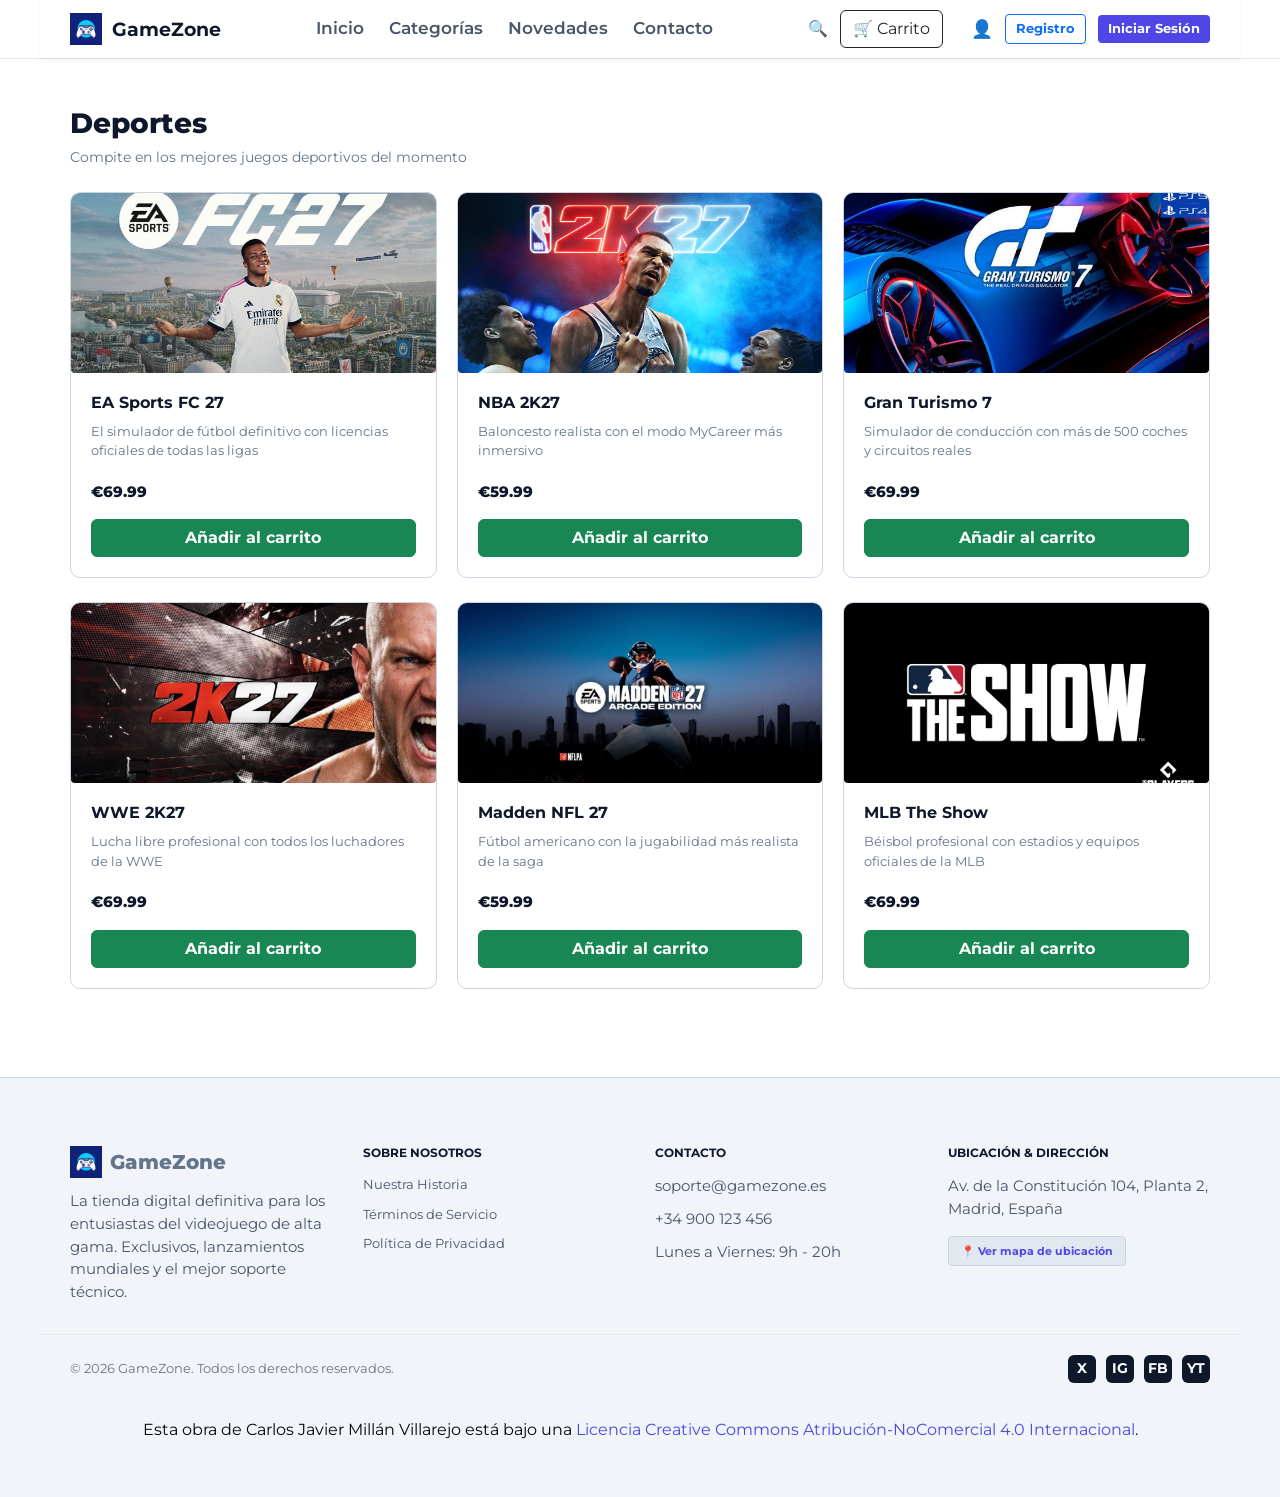
<file: deportes.html>
<!DOCTYPE html>
<html lang="es">
<head>
    <meta charset="UTF-8">
    <meta name="viewport" content="width=device-width, initial-scale=1.0">
    <title>GameZone - Deportes</title>
    <link rel="stylesheet" href="scss/styles.css">
    <link rel="icon" type="image/x-icon" href="favicon_io/android-chrome-512x512.png">
</head>
<body>

    <header>
        <nav class="navbar" style="display: flex; justify-content: space-between; align-items: center; padding: 10px 30px; background: #fff; box-shadow: 0 2px 4px rgba(0,0,0,0.05);">
            
            <!-- LOGO A LA IZQUIERDA -->
            <a href="index.html" class="logo" style="text-decoration: none; color: inherit; display: flex; align-items: center; gap: 10px;">
                <img src="favicon_io/android-chrome-512x512.png" alt="Logo GameZone" style="width: 32px; height: 32px; object-fit: contain;">
                <span class="logo-text" style="color: #0f172a; font-weight: bold; font-size: 1.2rem;">GameZone</span>
            </a>

            <!-- ENLACES DE NAVEGACIÓN EN EL CENTRO -->
            <ul class="nav-links" style="list-style: none; display: flex; gap: 25px; margin: 0; padding: 0;">
                <li><a href="index.html" style="text-decoration: none; color: #4a5568; font-weight: 600;">Inicio</a></li>
                <li><a href="categorias.html" style="text-decoration: none; color: #4a5568;">Categorías</a></li>
                <li><a href="novedades.html" style="text-decoration: none; color: #4a5568;">Novedades</a></li>
                <li><a href="contacto.html" style="text-decoration: none; color: #4a5568;">Contacto</a></li>
            </ul>

            <!-- ICONOS Y BOTONES A LA DERECHA -->
            <div class="nav-icons" style="display: flex; align-items: center; gap: 12px;">
                <span style="cursor: pointer;">🔍</span>
                <button class="btn btn-outline-dark position-relative me-3" id="btn-carrito" data-bs-toggle="modal" data-bs-target="#modalCarrito">
                    🛒 Carrito
                    <span class="position-absolute top-0 start-100 translate-middle badge rounded-pill bg-danger" id="contador-carrito" style="display: none; border: 2px solid white; font-size: 0.75rem;">0</span>
                </button>
                <a href="perfil.html" style="text-decoration:none; color:inherit; font-size: 1.1rem;"><span>👤</span></a>
                <a href="registro.html" class="btn btn-outline-primary btn-sm fw-bold" style="padding: 4px 10px; font-size: 0.8rem;">Registro</a>
                <a href="login.html" class="btn btn-sm fw-bold" style="background-color: #4f46e5; color: white; border: none; padding: 4px 10px; font-size: 0.8rem;">Iniciar Sesión</a>
            </div>

        </nav>
    </header>

    <main class="container my-5">
        <h1 class="section-title" style="font-size: 28px; color: var(--text-dark);">Deportes</h1>
        <p class="section-subtitle mb-4">Compite en los mejores juegos deportivos del momento</p>

        <!-- PRIMERA FILA DE TARJETAS -->
        <div class="grid-tarjetas" style="margin-bottom: 24px;">
            
            <a href="fifa27.html" style="text-decoration: none; color: inherit;">
                <article class="tarjeta">
                    <img src="./img/el-mundo-abierto-de-ea-sports-fc-27-sonaba-espectacular-pero-la-idea.webp" alt="EA Sports FC 27">
                    <div class="tarjeta-body">
                        <h3>EA Sports FC 27</h3>
                        <p>El simulador de fútbol definitivo con licencias oficiales de todas las ligas</p>
                        <span class="tarjeta-precio d-block mb-3">€69.99</span>
                        <button class="btn btn-success w-100 fw-bold" onclick="event.preventDefault(); agregarAlCarrito('EA Sports FC 27', 69.99);">Añadir al carrito</button>
                    </div>
                </article>
            </a>

            <a href="fifa27.html" style="text-decoration: none; color: inherit;">
                <article class="tarjeta">
                    <img src="./img/NBA2k27_App-Config_Thumbnails_1200x630px.jpg" alt="NBA 2K27">
                    <div class="tarjeta-body">
                        <h3>NBA 2K27</h3>
                        <p>Baloncesto realista con el modo MyCareer más inmersivo</p>
                        <span class="tarjeta-precio d-block mb-3">€59.99</span>
                        <button class="btn btn-success w-100 fw-bold" onclick="event.preventDefault(); agregarAlCarrito('NBA 2K27', 59.99);">Añadir al carrito</button>
                    </div>
                </article>
            </a>

            <a href="fifa27.html" style="text-decoration: none; color: inherit;">
                <article class="tarjeta">
                    <img src="./img/2022211756960_1.jpg" alt="Gran Turismo 7">
                    <div class="tarjeta-body">
                        <h3>Gran Turismo 7</h3>
                        <p>Simulador de conducción con más de 500 coches y circuitos reales</p>
                        <span class="tarjeta-precio d-block mb-3">€69.99</span>
                        <button class="btn btn-success w-100 fw-bold" onclick="event.preventDefault(); agregarAlCarrito('Gran Turismo 7', 69.99);">Añadir al carrito</button>
                    </div>
                </article>
            </a>

        </div>

        <!-- SEGUNDA FILA DE TARJETAS -->
        <div class="grid-tarjetas" style="margin-bottom: 40px;">
            
            <a href="fifa27.html" style="text-decoration: none; color: inherit;">
                <article class="tarjeta">
                    <img src="./img/2k27viper_0149bec7-4418-4e3b-805f-50f80c6c9b9e.webp" alt="WWE 2K27">
                    <div class="tarjeta-body">
                        <h3>WWE 2K27</h3>
                        <p>Lucha libre profesional con todos los luchadores de la WWE</p>
                        <span class="tarjeta-precio d-block mb-3">€69.99</span>
                        <button class="btn btn-success w-100 fw-bold" onclick="event.preventDefault(); agregarAlCarrito('WWE 2K27', 69.99);">Añadir al carrito</button>
                    </div>
                </article>
            </a>

            <a href="fifa27.html" style="text-decoration: none; color: inherit;">
                <article class="tarjeta">
                    <img src="./img/Apple-Arcade-Madden-NFL-27-Arcade-Edition-1_big.jpg.large.jpg" alt="Madden NFL 27">
                    <div class="tarjeta-body">
                        <h3>Madden NFL 27</h3>
                        <p>Fútbol americano con la jugabilidad más realista de la saga</p>
                        <span class="tarjeta-precio d-block mb-3">€59.99</span>
                        <button class="btn btn-success w-100 fw-bold" onclick="event.preventDefault(); agregarAlCarrito('Madden NFL 27', 59.99);">Añadir al carrito</button>
                    </div>
                </article>
            </a>

            <a href="fifa27.html" style="text-decoration: none; color: inherit;">
                <article class="tarjeta">
                    <img src="./img/mlb-the-show-27-cover-athlete-FSUSJLwi-6fu.webp" alt="MLB The Show 27">
                    <div class="tarjeta-body">
                        <h3>MLB The Show</h3>
                        <p>Béisbol profesional con estadios y equipos oficiales de la MLB</p>
                        <span class="tarjeta-precio d-block mb-3">€69.99</span>
                        <button class="btn btn-success w-100 fw-bold" onclick="event.preventDefault(); agregarAlCarrito('MLB The Show', 69.99);">Añadir al carrito</button>
                    </div>
                </article>
            </a>

        </div>
    </main>

    <footer>
        <div class="footer-contenido">
            <div class="footer-col">
                <a href="index.html" class="logo" style="margin-bottom: 12px; display: flex; align-items: center; gap: 8px; text-decoration: none; color: inherit;">
                    <img src="favicon_io/android-chrome-512x512.png" alt="Logo GameZone" style="width: 32px; height: 32px; object-fit: contain;">
                    <span class="logo-text">GameZone</span>
                </a>
                <p>La tienda digital definitiva para los entusiastas del videojuego de alta gama. Exclusivos, lanzamientos mundiales y el mejor soporte técnico.</p>
            </div>
            <div class="footer-col">
                <h4>Sobre Nosotros</h4>
                <ul>
                    <li><a href="#">Nuestra Historia</a></li>
                    <li><a href="#">Términos de Servicio</a></li>
                    <li><a href="#">Política de Privacidad</a></li>
                </ul>
            </div>
            <div class="footer-col">
                <h4>Contacto</h4>
                <p>soporte@gamezone.es</p>
                <p>+34 900 123 456</p>
                <p>Lunes a Viernes: 9h - 20h</p>
            </div>
            <div class="footer-col">
                <h4>Ubicación & Dirección</h4>
                <p>Av. de la Constitución 104, Planta 2, Madrid, España</p>
                <a href="#" class="btn-mapa">📍 Ver mapa de ubicación</a>
            </div>
        </div>
        <div class="footer-copy">
            <p>© 2026 GameZone. Todos los derechos reservados.</p>
            <div class="social-links">
                <a href="#" class="social-btn">X</a>
                <a href="#" class="social-btn">IG</a>
                <a href="#" class="social-btn">FB</a>
                <a href="#" class="social-btn">YT</a>
            </div>
        </div>
        <div style="text-align: center; padding: 15px; font-size: 1rem; color: #070707;">
            <p>Esta obra de Carlos Javier Millán Villarejo está bajo una <a rel="license" href="http://creativecommons.org/licenses/by-nc/4.0/" target="_blank" style="color: #4f46e5; text-decoration: none;">Licencia Creative Commons Atribución-NoComercial 4.0 Internacional</a>.</p>
        </div>
    </footer>

    <!-- Modal del Carrito -->
<div class="modal fade" id="modalCarrito" tabindex="-1" aria-labelledby="modalCarritoLabel" aria-hidden="true">
  <div class="modal-dialog">
    <div class="modal-content">
      <div class="modal-header">
        <h5 class="modal-title" id="modalCarritoLabel">Tu Carrito de Compras</h5>
        <button type="button" class="btn-close" data-bs-dismiss="modal" aria-label="Close"></button>
      </div>
      <div class="modal-body">
        <ul id="lista-carrito" class="list-group mb-3">
          <!-- Los productos se añadirán aquí dinámicamente -->
        </ul>
        <div class="d-flex justify-content-between align-items-center">
            <strong>Total:</strong>
            <span id="total-carrito" class="fs-5 fw-bold text-primary">€0.00</span>
        </div>
      </div>
      <div class="modal-footer">
        <button type="button" class="btn btn-secondary" data-bs-dismiss="modal">Seguir Comprando</button>
        <!-- AQUÍ ESTÁ EL CAMBIO 1: Le hemos quitado los atributos de abrir el modal de confirmación -->
        <button type="button" class="btn btn-primary" id="btn-finalizar-compra" disabled>Finalizar Compra</button>
      </div>
    </div>
  </div>
</div>

<!-- Modal de Confirmación de Compra (Se queda por si lo quieres usar en un futuro, aunque ya no salta aquí) -->
<div class="modal fade" id="modalConfirmacion" tabindex="-1" aria-labelledby="modalConfirmacionLabel" aria-hidden="true">
  <div class="modal-dialog modal-dialog-centered">
    <div class="modal-content">
      <div class="modal-header bg-success text-white">
        <h5 class="modal-title" id="modalConfirmacionLabel">¡Compra Realizada!</h5>
        <button type="button" class="btn-close btn-close-white" data-bs-dismiss="modal" aria-label="Close"></button>
      </div>
      <div class="modal-body text-center">
        <p class="fs-5 mt-3">✅ Tu compra se ha procesado con éxito.</p>
        <p class="text-muted">Recibirás un correo de confirmación con la clave del juego en breve.</p>
      </div>
      <div class="modal-footer">
        <button type="button" class="btn btn-success" data-bs-dismiss="modal">Cerrar</button>
      </div>
    </div>
  </div>
</div>

<script src="https://cdn.jsdelivr.net/npm/bootstrap@5.3.0/dist/js/bootstrap.bundle.min.js"></script>

<script>
    // 1. Cargar el carrito desde la memoria del navegador (si no hay nada, crea uno vacío)
    let carrito = JSON.parse(localStorage.getItem('carritoGameZone')) || [];

    function agregarAlCarrito(nombre, precio) {
        carrito.push({ nombre, precio });
        actualizarCarrito();
    }

    function actualizarCarrito() {
        const listaCarrito = document.getElementById('lista-carrito');
        const contadorCarrito = document.getElementById('contador-carrito');
        const totalCarrito = document.getElementById('total-carrito');
        const btnFinalizar = document.getElementById('btn-finalizar-compra');
        
        listaCarrito.innerHTML = '';
        let total = 0;

        carrito.forEach((producto, index) => {
            const li = document.createElement('li');
            li.className = 'list-group-item d-flex justify-content-between align-items-center lh-sm';
            li.innerHTML = `
                <div>
                    <h6 class="my-0">${producto.nombre}</h6>
                </div>
                <div>
                    <span class="text-muted me-3">€${producto.precio.toFixed(2)}</span>
                    <button class="btn btn-sm btn-outline-danger" style="border:none;" onclick="eliminarDelCarrito(${index})">🗑️</button>
                </div>
            `;
            listaCarrito.appendChild(li);
            total += producto.precio;
        });

        if (carrito.length > 0) {
            contadorCarrito.style.display = 'inline-block';
            contadorCarrito.innerText = carrito.length;
            btnFinalizar.disabled = false;
        } else {
            contadorCarrito.style.display = 'none';
            btnFinalizar.disabled = true;
        }
        
        totalCarrito.innerText = `€${total.toFixed(2)}`;

        // 2. Guardar el carrito actualizado en la memoria del navegador
        localStorage.setItem('carritoGameZone', JSON.stringify(carrito));
    }

    function eliminarDelCarrito(index) {
        carrito.splice(index, 1);
        actualizarCarrito();
    }

    // AQUÍ ESTÁ EL CAMBIO 2: Redirigir a pago.html en lugar de vaciar el carrito
    document.getElementById('btn-finalizar-compra').addEventListener('click', () => {
        if(carrito.length > 0) {
            window.location.href = 'pago.html';
        }
    });

    // 3. Ejecutar la función nada más cargar la página para mostrar lo que ya estaba guardado
    actualizarCarrito();
</script>

</body>
</html>
</file>
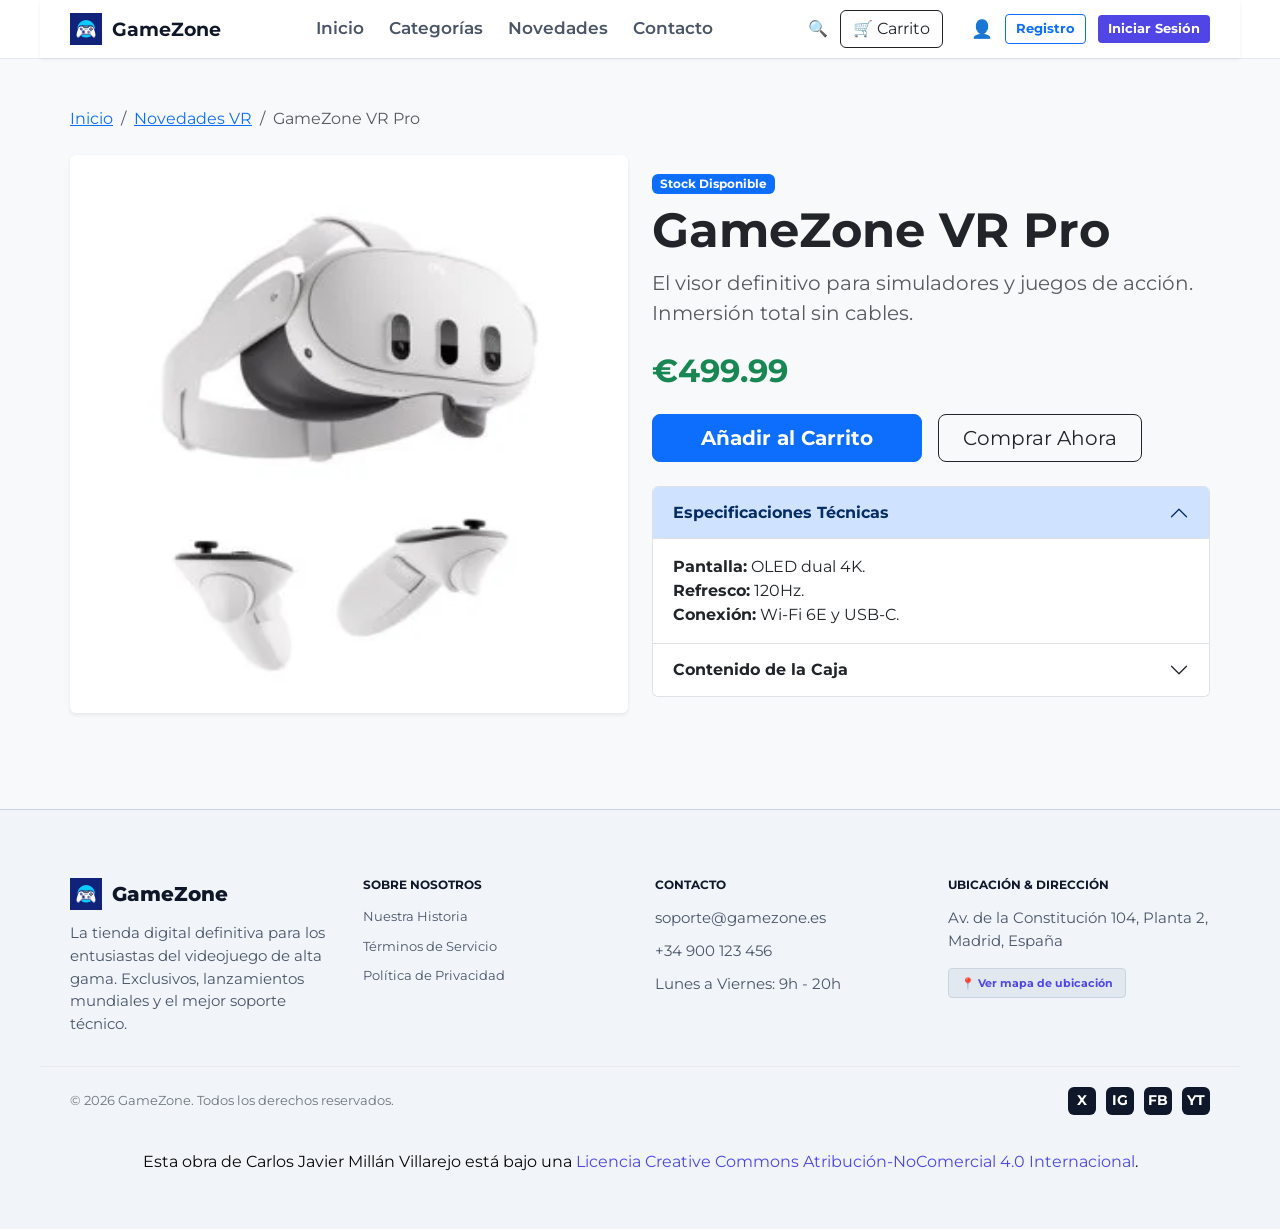
<file: detalle-producto.html>
<!DOCTYPE html>
<html lang="es">
<head>
    <meta charset="UTF-8">
    <meta name="viewport" content="width=device-width, initial-scale=1.0">
    <title>GameZone - Detalles VR Pro</title>
    <!-- Ruta actualizada a tu nuevo CSS compilado -->
    <link rel="stylesheet" href="scss/styles.css"> 
    <link rel="icon" type="image/x-icon" href="favicon_io/android-chrome-512x512.png">
</head>
<body class="bg-light">
    
    <header>
        <nav class="navbar"
            style="display: flex; justify-content: space-between; align-items: center; padding: 10px 30px; background: #fff; box-shadow: 0 2px 4px rgba(0,0,0,0.05);">

            <!-- LOGO A LA IZQUIERDA -->
            <a href="index.html" class="logo"
                style="text-decoration: none; color: inherit; display: flex; align-items: center; gap: 10px;">
                <img src="favicon_io/android-chrome-512x512.png" alt="Logo GameZone"
                    style="width: 32px; height: 32px; object-fit: contain;">
                <span class="logo-text" style="color: #0f172a; font-weight: bold; font-size: 1.2rem;">GameZone</span>
            </a>

            <!-- ENLACES DE NAVEGACIÓN EN EL CENTRO -->
            <ul class="nav-links" style="list-style: none; display: flex; gap: 25px; margin: 0; padding: 0;">
                <li><a href="index.html" style="text-decoration: none; color: #4a5568; font-weight: 600;">Inicio</a>
                </li>
                <li><a href="categorias.html" style="text-decoration: none; color: #4a5568;">Categorías</a></li>
                <li><a href="novedades.html" style="text-decoration: none; color: #4a5568;">Novedades</a></li>
                <li><a href="contacto.html" style="text-decoration: none; color: #4a5568;">Contacto</a></li>
            </ul>

            <!-- ICONOS Y BOTONES A LA DERECHA -->
            <div class="nav-icons" style="display: flex; align-items: center; gap: 12px;">
                <span style="cursor: pointer;">🔍</span>
                <button class="btn btn-outline-dark position-relative me-3" id="btn-carrito" data-bs-toggle="modal"
                    data-bs-target="#modalCarrito">
                    🛒 Carrito
                    <span class="position-absolute top-0 start-100 translate-middle badge rounded-pill bg-danger"
                        id="contador-carrito">0</span>
                </button>
                <a href="perfil.html"
                    style="text-decoration:none; color:inherit; font-size: 1.1rem;"><span>👤</span></a>
                <a href="registro.html" class="btn btn-outline-primary btn-sm fw-bold"
                    style="padding: 4px 10px; font-size: 0.8rem;">Registro</a>
                <a href="login.html" class="btn btn-sm fw-bold"
                    style="background-color: #4f46e5; color: white; border: none; padding: 4px 10px; font-size: 0.8rem;">Iniciar
                    Sesión</a>
            </div>

        </nav>
    </header>

    <main class="container my-5">
        <!-- Breadcrumb para navegación -->
        <nav aria-label="breadcrumb" class="mb-4">
            <ol class="breadcrumb">
                <li class="breadcrumb-item"><a href="index.html">Inicio</a></li>
                <li class="breadcrumb-item"><a href="novedades.html">Novedades VR</a></li>
                <li class="breadcrumb-item active" aria-current="page">GameZone VR Pro</li>
            </ol>
        </nav>

        <div class="row align-items-center mb-5">
            <!-- Imagen del Producto -->
            <div class="col-md-6 mb-4 mb-md-0">
                <div class="card border-0 shadow-sm p-4 text-center">
                    <img src="img/vr4.webp" alt="GameZone VR Pro" class="img-fluid rounded">
                </div>
            </div>
            
            <!-- Detalles y Compra -->
            <div class="col-md-6">
                <span class="badge bg-primary mb-2">Stock Disponible</span>
                <h1 class="fw-bold display-5 text-dark">GameZone VR Pro</h1>
                <p class="text-muted fs-5 mb-4">El visor definitivo para simuladores y juegos de acción. Inmersión total sin cables.</p>
                <h2 class="text-success fw-bold mb-4">€499.99</h2>
                
                <div class="d-grid gap-2 d-md-flex justify-content-md-start mb-4">
                    <!-- Botón conectado a tu función JavaScript -->
                    <button class="btn btn-primary btn-lg px-5 me-md-2 fw-bold" onclick="agregarAlCarrito('GameZone VR Pro', 499.99)">Añadir al Carrito</button>
                    <a href="pago.html" class="btn btn-outline-dark btn-lg px-4" onclick="comprarAhora('GameZone VR Pro', 499.99)">Comprar Ahora</a>
                </div>

                <!-- Acordeón de Bootstrap para Especificaciones -->
                <div class="accordion" id="accordionEspecificaciones">
                    <div class="accordion-item">
                        <h2 class="accordion-header">
                            <button class="accordion-button fw-bold" type="button" data-bs-toggle="collapse" data-bs-target="#collapseOne">
                                Especificaciones Técnicas
                            </button>
                        </h2>
                        <div id="collapseOne" class="accordion-collapse collapse show" data-bs-parent="#accordionEspecificaciones">
                            <div class="accordion-body">
                                <strong>Pantalla:</strong> OLED dual 4K.<br>
                                <strong>Refresco:</strong> 120Hz.<br>
                                <strong>Conexión:</strong> Wi-Fi 6E y USB-C.
                            </div>
                        </div>
                    </div>
                    <div class="accordion-item">
                        <h2 class="accordion-header">
                            <button class="accordion-button collapsed fw-bold" type="button" data-bs-toggle="collapse" data-bs-target="#collapseTwo">
                                Contenido de la Caja
                            </button>
                        </h2>
                        <div id="collapseTwo" class="accordion-collapse collapse" data-bs-parent="#accordionEspecificaciones">
                            <div class="accordion-body">
                                Visor VR, 2 Mandos hápticos, cable de carga de 2m y manual de usuario.
                            </div>
                        </div>
                    </div>
                </div>
            </div>
        </div>
    </main>

    <footer>
        <div class="footer-contenido">
            <div class="footer-col">
                <a href="index.html" class="logo" style="margin-bottom: 12px;">
                    <img src="favicon_io/android-chrome-512x512.png" alt="Logo GameZone"
                        style="width: 32px; height: 32px; object-fit: contain;">
                    <span class="logo-text">GameZone</span>
                </a>
                <p>La tienda digital definitiva para los entusiastas del videojuego de alta gama. Exclusivos,
                    lanzamientos mundiales y el mejor soporte técnico.</p>
            </div>
            <div class="footer-col">
                <h4>Sobre Nosotros</h4>
                <ul>
                    <li><a href="#">Nuestra Historia</a></li>
                    <li><a href="#">Términos de Servicio</a></li>
                    <li><a href="#">Política de Privacidad</a></li>
                </ul>
            </div>
            <div class="footer-col">
                <h4>Contacto</h4>
                <p>soporte@gamezone.es</p>
                <p>+34 900 123 456</p>
                <p>Lunes a Viernes: 9h - 20h</p>
            </div>
            <div class="footer-col">
                <h4>Ubicación & Dirección</h4>
                <p>Av. de la Constitución 104, Planta 2, Madrid, España</p>
                <a href="#" class="btn-mapa">📍 Ver mapa de ubicación</a>
            </div>
        </div>
        <div class="footer-copy">
            <p>© 2026 GameZone. Todos los derechos reservados.</p>
            <div class="social-links">
                <a href="#" class="social-btn">X</a>
                <a href="#" class="social-btn">IG</a>
                <a href="#" class="social-btn">FB</a>
                <a href="#" class="social-btn">YT</a>
            </div>
        </div>
        <div class="footer" style="text-align: center; padding: 15px; font-size: 1rem; color: #070707;">
            <p>Esta obra de Carlos Javier Millán Villarejo está bajo una <a rel="license"
                    href="http://creativecommons.org/licenses/by-nc/4.0/" target="_blank"
                    style="color: #4f46e5; text-decoration: none;">Licencia Creative Commons Atribución-NoComercial 4.0
                    Internacional</a>.</p>
        </div>
    </footer>

     <!-- Modal del Carrito -->
<div class="modal fade" id="modalCarrito" tabindex="-1" aria-labelledby="modalCarritoLabel" aria-hidden="true">
  <div class="modal-dialog">
    <div class="modal-content">
      <div class="modal-header">
        <h5 class="modal-title" id="modalCarritoLabel">Tu Carrito de Compras</h5>
        <button type="button" class="btn-close" data-bs-dismiss="modal" aria-label="Close"></button>
      </div>
      <div class="modal-body">
        <ul id="lista-carrito" class="list-group mb-3">
          <!-- Los productos se añadirán aquí dinámicamente -->
        </ul>
        <div class="d-flex justify-content-between align-items-center">
            <strong>Total:</strong>
            <span id="total-carrito" class="fs-5 fw-bold text-primary">€0.00</span>
        </div>
      </div>
      <div class="modal-footer">
        <button type="button" class="btn btn-secondary" data-bs-dismiss="modal">Seguir Comprando</button>
        <!-- AQUÍ ESTÁ EL CAMBIO 1: Le hemos quitado los atributos de abrir el modal de confirmación -->
        <button type="button" class="btn btn-primary" id="btn-finalizar-compra" disabled>Finalizar Compra</button>
      </div>
    </div>
  </div>
</div>

<!-- Modal de Confirmación de Compra (Se queda por si lo quieres usar en un futuro, aunque ya no salta aquí) -->
<div class="modal fade" id="modalConfirmacion" tabindex="-1" aria-labelledby="modalConfirmacionLabel" aria-hidden="true">
  <div class="modal-dialog modal-dialog-centered">
    <div class="modal-content">
      <div class="modal-header bg-success text-white">
        <h5 class="modal-title" id="modalConfirmacionLabel">¡Compra Realizada!</h5>
        <button type="button" class="btn-close btn-close-white" data-bs-dismiss="modal" aria-label="Close"></button>
      </div>
      <div class="modal-body text-center">
        <p class="fs-5 mt-3">✅ Tu compra se ha procesado con éxito.</p>
        <p class="text-muted">Recibirás un correo de confirmación con la clave del juego en breve.</p>
      </div>
      <div class="modal-footer">
        <button type="button" class="btn btn-success" data-bs-dismiss="modal">Cerrar</button>
      </div>
    </div>
  </div>
</div>

<script src="https://cdn.jsdelivr.net/npm/bootstrap@5.3.0/dist/js/bootstrap.bundle.min.js"></script>

<script>
    // 1. Cargar el carrito desde la memoria del navegador (si no hay nada, crea uno vacío)
    let carrito = JSON.parse(localStorage.getItem('carritoGameZone')) || [];

    function agregarAlCarrito(nombre, precio) {
        carrito.push({ nombre, precio });
        actualizarCarrito();
    }

    function comprarAhora(nombre, precio) {
    // Guardamos el producto elegido para que pago.html lo muestre
    // Si quieres que "Comprar Ahora" sea solo ese producto al ir a pagar:
    const pedidoDirecto = [{ nombre, precio }];
    localStorage.setItem('carritoGameZone', JSON.stringify(pedidoDirecto));
}

    function actualizarCarrito() {
        const listaCarrito = document.getElementById('lista-carrito');
        const contadorCarrito = document.getElementById('contador-carrito');
        const totalCarrito = document.getElementById('total-carrito');
        const btnFinalizar = document.getElementById('btn-finalizar-compra');
        
        listaCarrito.innerHTML = '';
        let total = 0;

        carrito.forEach((producto, index) => {
            const li = document.createElement('li');
            li.className = 'list-group-item d-flex justify-content-between align-items-center lh-sm';
            li.innerHTML = `
                <div>
                    <h6 class="my-0">${producto.nombre}</h6>
                </div>
                <div>
                    <span class="text-muted me-3">€${producto.precio.toFixed(2)}</span>
                    <button class="btn btn-sm btn-outline-danger" style="border:none;" onclick="eliminarDelCarrito(${index})">🗑️</button>
                </div>
            `;
            listaCarrito.appendChild(li);
            total += producto.precio;
        });

        if (carrito.length > 0) {
            contadorCarrito.style.display = 'inline-block';
            contadorCarrito.innerText = carrito.length;
            btnFinalizar.disabled = false;
        } else {
            contadorCarrito.style.display = 'none';
            btnFinalizar.disabled = true;
        }
        
        totalCarrito.innerText = `€${total.toFixed(2)}`;

        // 2. Guardar el carrito actualizado en la memoria del navegador
        localStorage.setItem('carritoGameZone', JSON.stringify(carrito));
    }

    function eliminarDelCarrito(index) {
        carrito.splice(index, 1);
        actualizarCarrito();
    }

    // AQUÍ ESTÁ EL CAMBIO 2: Redirigir a pago.html en lugar de vaciar el carrito
    document.getElementById('btn-finalizar-compra').addEventListener('click', () => {
        if(carrito.length > 0) {
            window.location.href = 'pago.html';
        }
    });

    // 3. Ejecutar la función nada más cargar la página para mostrar lo que ya estaba guardado
    actualizarCarrito();
</script>

<script src="https://cdn.jsdelivr.net/npm/bootstrap@5.3.0/dist/js/bootstrap.bundle.min.js"></script>
</body>
</html>
</file>
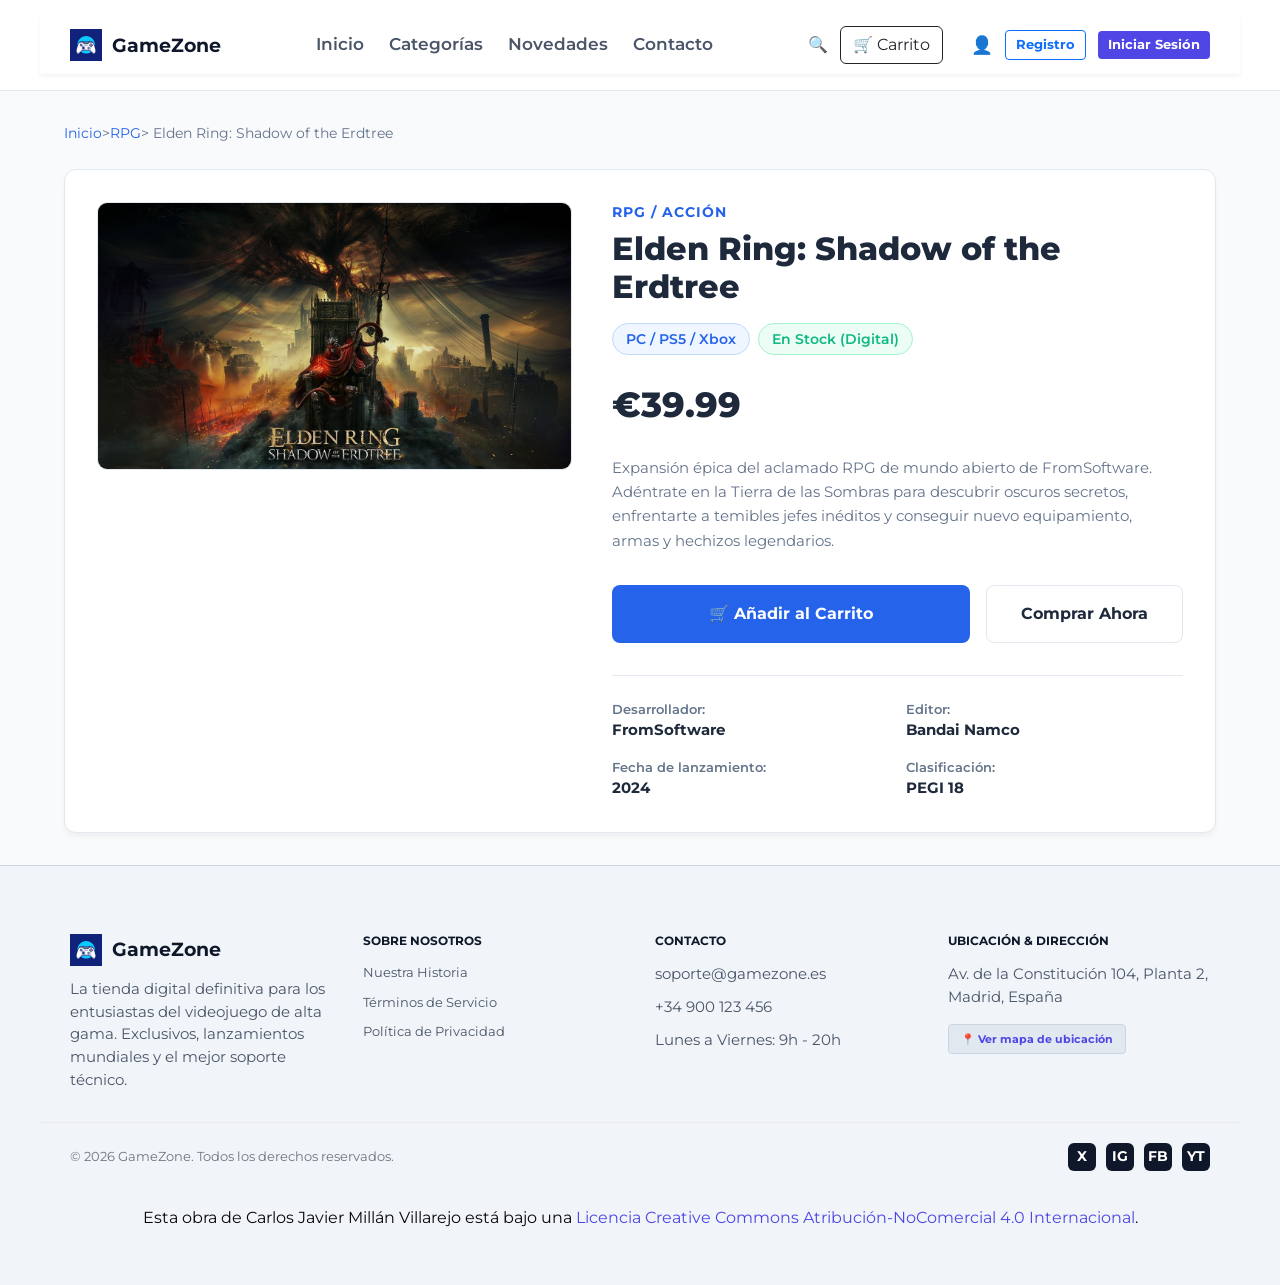
<file: eldenring.html>
<!DOCTYPE html>
<html lang="es">

<head>
    <meta charset="UTF-8">
    <meta name="viewport" content="width=device-width, initial-scale=1.0">
    <title>GameZone - Detalle del Juego</title>
    <link rel="stylesheet" href="scss/styles.css">
    <link rel="icon" type="image/x-icon" href="favicon_io/android-chrome-512x512.png">
    <style>
        :root {
            --primary-blue: #2563eb;
            --dark-blue: #1e40af;
            --text-dark: #1e293b;
            --text-light: #64748b;
            --bg-light: #f8fafc;
            --card-bg: #ffffff;
            --border-color: #e2e8f0;
            --accent-green: #10b981;
        }

        * {
            box-sizing: border-box;
            margin: 0;
            padding: 0;
            font-family: 'Montserrat', sans-serif;
        }

        body {
            background-color: var(--bg-light);
            color: var(--text-dark);
            min-height: 100vh;
            display: flex;
            flex-direction: column;
        }

        /* HEADER & NAVBAR */
        header {
            background-color: var(--card-bg);
            border-bottom: 1px solid var(--border-color);
            padding: 1rem 2rem;
        }

        .navbar {
            max-width: 1200px;
            margin: 0 auto;
            display: flex;
            justify-content: space-between;
            align-items: center;
        }

        .logo {
            font-size: 1.5rem;
            font-weight: 800;
            color: var(--primary-blue);
            text-decoration: none;
        }

        .nav-links {
            display: flex;
            gap: 1.5rem;
            list-style: none;
        }

        .nav-links a {
            text-decoration: none;
            color: var(--text-dark);
            font-weight: 600;
            transition: color 0.2s;
        }

        .nav-links a:hover {
            color: var(--primary-blue);
        }

        /* MAIN CONTENT - PRODUCT DETAIL CONTAINER */
        main {
            flex: 1;
            max-width: 1200px;
            margin: 2rem auto;
            padding: 0 1.5rem;
            width: 100%;
        }

        .breadcrumb {
            margin-bottom: 1.5rem;
            font-size: 0.9rem;
            color: var(--text-light);
        }

        .breadcrumb a {
            color: var(--primary-blue);
            text-decoration: none;
        }

        .product-container {
            display: flex;
            flex-direction: row;
            gap: 2.5rem;
            background-color: var(--card-bg);
            border: 1px solid var(--border-color);
            border-radius: 12px;
            padding: 2rem;
            box-shadow: 0 4px 6px -1px rgba(0, 0, 0, 0.05);
        }

        /* IZQUIERDA - IMAGEN DE JUEGO */
        .product-media {
            flex: 1;
            display: flex;
            flex-direction: column;
            gap: 1rem;
        }

        .main-image {
            width: 100%;
            height: auto;
            border-radius: 10px;
            object-fit: cover;
            border: 1px solid var(--border-color);
        }

        /* DERECHA - DETALLES DEL PRODUCTO */
        .product-details {
            flex: 1.2;
            display: flex;
            flex-direction: column;
        }

        .product-category {
            font-size: 0.85rem;
            font-weight: 700;
            color: var(--primary-blue);
            text-transform: uppercase;
            letter-spacing: 1px;
            margin-bottom: 0.5rem;
        }

        .product-title {
            font-size: 2rem;
            font-weight: 800;
            color: var(--text-dark);
            margin-bottom: 1rem;
            line-height: 1.2;
        }

        .tags-container {
            display: flex;
            gap: 0.5rem;
            margin-bottom: 1.5rem;
        }

        .badge-custom {
            background-color: #eff6ff;
            color: var(--primary-blue);
            padding: 0.3rem 0.8rem;
            border-radius: 20px;
            font-size: 0.85rem;
            font-weight: 600;
            border: 1px solid #bfdbfe;
        }

        .badge-custom.stock {
            background-color: #ecfdf5;
            color: var(--accent-green);
            border-color: #a7f3d0;
        }

        .price-section {
            display: flex;
            align-items: baseline;
            gap: 1rem;
            margin-bottom: 1.5rem;
        }

        .price {
            font-size: 2.2rem;
            font-weight: 800;
            color: var(--text-dark);
        }

        .description {
            font-size: 0.95rem;
            line-height: 1.6;
            color: var(--text-light);
            margin-bottom: 2rem;
        }

        /* BOTONES DE ACCIÓN */
        .action-buttons {
            display: flex;
            gap: 1rem;
            margin-bottom: 2rem;
        }

        .btn-buy {
            flex: 2;
            background-color: var(--primary-blue);
            color: white;
            border: none;
            padding: 1rem;
            border-radius: 8px;
            font-weight: 700;
            font-size: 1rem;
            cursor: pointer;
            transition: background-color 0.2s, transform 0.1s;
        }

        .btn-buy:hover {
            background-color: var(--dark-blue);
            transform: translateY(-2px);
        }
        
        /* NUEVO BOTÓN COMPRAR AHORA */
        .btn-checkout {
            flex: 1;
            display: flex;
            justify-content: center;
            align-items: center;
            background-color: white;
            color: var(--text-dark);
            border: 1px solid var(--border-color);
            padding: 1rem;
            border-radius: 8px;
            font-weight: 700;
            font-size: 1rem;
            text-decoration: none;
            transition: background-color 0.2s, border-color 0.2s;
        }
        
        .btn-checkout:hover {
            background-color: var(--bg-light);
            border-color: var(--text-light);
            color: var(--text-dark);
        }

        /* METADATOS Y REQUISITOS */
        .meta-info {
            border-top: 1px solid var(--border-color);
            padding-top: 1.5rem;
            display: grid;
            grid-template-columns: repeat(2, 1fr);
            gap: 1rem;
        }

        .meta-item {
            display: flex;
            flex-direction: column;
        }

        .meta-label {
            font-size: 0.8rem;
            color: var(--text-light);
            font-weight: 600;
        }

        .meta-value {
            font-size: 0.95rem;
            font-weight: 700;
            color: var(--text-dark);
        }


        /* RESPONSIVE (Móviles y Tablets) */
        @media (max-width: 768px) {
            .product-container {
                flex-direction: column;
                padding: 1.2rem;
            }

            .product-title {
                font-size: 1.5rem;
            }

            .action-buttons {
                flex-direction: column;
            }
        }
    </style>
    <link rel="icon" type="image/x-icon" href="favicon_io/android-chrome-512x512.png">
</head>

<body>

    <header>
        <nav class="navbar"
            style="display: flex; justify-content: space-between; align-items: center; padding: 10px 30px; background: #fff; box-shadow: 0 2px 4px rgba(0,0,0,0.05);">

            <!-- LOGO A LA IZQUIERDA -->
            <a href="index.html" class="logo"
                style="text-decoration: none; color: inherit; display: flex; align-items: center; gap: 10px;">
                <img src="favicon_io/android-chrome-512x512.png" alt="Logo GameZone"
                    style="width: 32px; height: 32px; object-fit: contain;">
                <span class="logo-text" style="color: #0f172a; font-weight: bold; font-size: 1.2rem;">GameZone</span>
            </a>

            <!-- ENLACES DE NAVEGACIÓN EN EL CENTRO -->
            <ul class="nav-links" style="list-style: none; display: flex; gap: 25px; margin: 0; padding: 0;">
                <li><a href="index.html" style="text-decoration: none; color: #4a5568; font-weight: 600;">Inicio</a>
                </li>
                <li><a href="categorias.html" style="text-decoration: none; color: #4a5568;">Categorías</a></li>
                <li><a href="novedades.html" style="text-decoration: none; color: #4a5568;">Novedades</a></li>
                <li><a href="contacto.html" style="text-decoration: none; color: #4a5568;">Contacto</a></li>
            </ul>

            <!-- ICONOS Y BOTONES A LA DERECHA -->
            <div class="nav-icons" style="display: flex; align-items: center; gap: 12px;">
                <span style="cursor: pointer;">🔍</span>
                
                <button class="btn btn-outline-dark position-relative me-3" id="btn-carrito" data-bs-toggle="modal"
                    data-bs-target="#modalCarrito">
                    🛒 Carrito
                    <span class="position-absolute top-0 start-100 translate-middle badge rounded-pill bg-danger"
                        id="contador-carrito" style="display: none; border: 2px solid white; font-size: 0.75rem;">0</span>
                </button>
                
                <a href="perfil.html"
                    style="text-decoration:none; color:inherit; font-size: 1.1rem;"><span>👤</span></a>
                <a href="registro.html" class="btn btn-outline-primary btn-sm fw-bold"
                    style="padding: 4px 10px; font-size: 0.8rem;">Registro</a>
                <a href="login.html" class="btn btn-sm fw-bold"
                    style="background-color: #4f46e5; color: white; border: none; padding: 4px 10px; font-size: 0.8rem;">Iniciar
                    Sesión</a>
            </div>

        </nav>
    </header>

    <!-- CONTENIDO PRINCIPAL -->
    <main>
        <!-- BREADCRUMB / NAVEGACIÓN SECUNDARIA -->
        <div class="breadcrumb">
            <a href="index.html">Inicio</a> &gt; <a href="categorias.html">RPG</a> &gt; Elden Ring: Shadow of the
            Erdtree
        </div>

        <!-- CONTENEDOR DEL PRODUCTO (FLEXBOX IZQ - DER) -->
        <div class="product-container">

            <!-- SECCIÓN IZQUIERDA: IMAGEN DEL JUEGO -->
            <div class="product-media">
                <img src="./img/elden-ring-shadow-of-the-erdtree-pc-juego-steam-europe-cover.jpg"
                    alt="Elden Ring: Shadow of the Erdtree" class="main-image">
            </div>

            <!-- SECCIÓN DERECHA: DETALLES -->
            <div class="product-details">
                <span class="product-category">RPG / Acción</span>
                <h1 class="product-title">Elden Ring: Shadow of the Erdtree</h1>

                <div class="tags-container">
                    <span class="badge-custom">PC / PS5 / Xbox</span>
                    <span class="badge-custom stock">En Stock (Digital)</span>
                </div>

                <div class="price-section">
                    <span class="price">€39.99</span>
                </div>

                <p class="description">
                    Expansión épica del aclamado RPG de mundo abierto de FromSoftware. Adéntrate en la Tierra de las
                    Sombras para descubrir oscuros secretos, enfrentarte a temibles jefes inéditos y conseguir nuevo
                    equipamiento, armas y hechizos legendarios.
                </p>

                <div class="action-buttons">
                    <!-- BOTÓN FUNCIONAL DEL CARRITO -->
                    <button class="btn-buy" onclick="agregarAlCarrito('Elden Ring: Shadow of the Erdtree', 39.99)">🛒 Añadir al Carrito</button>
                    <!-- NUEVO BOTÓN COMPRAR AHORA -->
                    <a href="pago.html" class="btn-checkout" onclick="comprarAhora('Elden Ring: Shadow of the Erdtree', 39.99)">Comprar Ahora</a>
                </div>

                <!-- FICHA TÉCNICA -->
                <div class="meta-info">
                    <div class="meta-item">
                        <span class="meta-label">Desarrollador:</span>
                        <span class="meta-value">FromSoftware</span>
                    </div>
                    <div class="meta-item">
                        <span class="meta-label">Editor:</span>
                        <span class="meta-value">Bandai Namco</span>
                    </div>
                    <div class="meta-item">
                        <span class="meta-label">Fecha de lanzamiento:</span>
                        <span class="meta-value">2024</span>
                    </div>
                    <div class="meta-item">
                        <span class="meta-label">Clasificación:</span>
                        <span class="meta-value">PEGI 18</span>
                    </div>
                </div>

            </div>
        </div>
    </main>

    <footer>
        <div class="footer-contenido">
            <div class="footer-col">
                <a href="index.html" class="logo" style="margin-bottom: 12px; text-decoration: none; display: flex; align-items: center; gap: 10px;">
                    <img src="favicon_io/android-chrome-512x512.png" alt="Logo GameZone"
                        style="width: 32px; height: 32px; object-fit: contain;">
                    <!-- Estandarizado al diseño global -->
                    <span class="logo-text" style="color: #0f172a; font-weight: bold; font-size: 1.2rem;">GameZone</span>
                </a>
                <p>La tienda digital definitiva para los entusiastas del videojuego de alta gama. Exclusivos,
                    lanzamientos mundiales y el mejor soporte técnico.</p>
            </div>
            <div class="footer-col">
                <h4>Sobre Nosotros</h4>
                <ul>
                    <li><a href="#">Nuestra Historia</a></li>
                    <li><a href="#">Términos de Servicio</a></li>
                    <li><a href="#">Política de Privacidad</a></li>
                </ul>
            </div>
            <div class="footer-col">
                <h4>Contacto</h4>
                <p>soporte@gamezone.es</p>
                <p>+34 900 123 456</p>
                <p>Lunes a Viernes: 9h - 20h</p>
            </div>
            <div class="footer-col">
                <h4>Ubicación & Dirección</h4>
                <p>Av. de la Constitución 104, Planta 2, Madrid, España</p>
                <a href="#" class="btn-mapa">📍 Ver mapa de ubicación</a>
            </div>
        </div>
        <div class="footer-copy">
            <p>© 2026 GameZone. Todos los derechos reservados.</p>
            <div class="social-links">
                <a href="#" class="social-btn">X</a>
                <a href="#" class="social-btn">IG</a>
                <a href="#" class="social-btn">FB</a>
                <a href="#" class="social-btn">YT</a>
            </div>
        </div>
        <div class="footer" style="text-align: center; padding: 15px; font-size: 1rem; color: #070707;">
            <p>Esta obra de Carlos Javier Millán Villarejo está bajo una <a rel="license"
                    href="http://creativecommons.org/licenses/by-nc/4.0/" target="_blank"
                    style="color: #4f46e5; text-decoration: none;">Licencia Creative Commons Atribución-NoComercial 4.0
                    Internacional</a>.</p>
        </div>
    </footer>


<!-- Modal del Carrito -->
<div class="modal fade" id="modalCarrito" tabindex="-1" aria-labelledby="modalCarritoLabel" aria-hidden="true">
  <div class="modal-dialog">
    <div class="modal-content">
      <div class="modal-header">
        <h5 class="modal-title" id="modalCarritoLabel">Tu Carrito de Compras</h5>
        <button type="button" class="btn-close" data-bs-dismiss="modal" aria-label="Close"></button>
      </div>
      <div class="modal-body">
        <ul id="lista-carrito" class="list-group mb-3">
          <!-- Los productos se añadirán aquí dinámicamente -->
        </ul>
        <div class="d-flex justify-content-between align-items-center">
            <strong>Total:</strong>
            <span id="total-carrito" class="fs-5 fw-bold text-primary">€0.00</span>
        </div>
      </div>
      <div class="modal-footer">
        <button type="button" class="btn btn-secondary" data-bs-dismiss="modal">Seguir Comprando</button>
        <!-- AQUÍ ESTÁ EL CAMBIO 1: Le hemos quitado los atributos de abrir el modal de confirmación -->
        <button type="button" class="btn btn-primary" id="btn-finalizar-compra" disabled>Finalizar Compra</button>
      </div>
    </div>
  </div>
</div>

<!-- Modal de Confirmación de Compra (Se queda por si lo quieres usar en un futuro, aunque ya no salta aquí) -->
<div class="modal fade" id="modalConfirmacion" tabindex="-1" aria-labelledby="modalConfirmacionLabel" aria-hidden="true">
  <div class="modal-dialog modal-dialog-centered">
    <div class="modal-content">
      <div class="modal-header bg-success text-white">
        <h5 class="modal-title" id="modalConfirmacionLabel">¡Compra Realizada!</h5>
        <button type="button" class="btn-close btn-close-white" data-bs-dismiss="modal" aria-label="Close"></button>
      </div>
      <div class="modal-body text-center">
        <p class="fs-5 mt-3">✅ Tu compra se ha procesado con éxito.</p>
        <p class="text-muted">Recibirás un correo de confirmación con la clave del juego en breve.</p>
      </div>
      <div class="modal-footer">
        <button type="button" class="btn btn-success" data-bs-dismiss="modal">Cerrar</button>
      </div>
    </div>
  </div>
</div>

<script src="https://cdn.jsdelivr.net/npm/bootstrap@5.3.0/dist/js/bootstrap.bundle.min.js"></script>

<script>
    // 1. Cargar el carrito desde la memoria del navegador (si no hay nada, crea uno vacío)
    let carrito = JSON.parse(localStorage.getItem('carritoGameZone')) || [];

    function agregarAlCarrito(nombre, precio) {
        carrito.push({ nombre, precio });
        actualizarCarrito();
    }

    function comprarAhora(nombre, precio) {
    // Guardamos el producto elegido para que pago.html lo muestre
    // Si quieres que "Comprar Ahora" sea solo ese producto al ir a pagar:
    const pedidoDirecto = [{ nombre, precio }];
    localStorage.setItem('carritoGameZone', JSON.stringify(pedidoDirecto));
}

    function actualizarCarrito() {
        const listaCarrito = document.getElementById('lista-carrito');
        const contadorCarrito = document.getElementById('contador-carrito');
        const totalCarrito = document.getElementById('total-carrito');
        const btnFinalizar = document.getElementById('btn-finalizar-compra');
        
        listaCarrito.innerHTML = '';
        let total = 0;

        carrito.forEach((producto, index) => {
            const li = document.createElement('li');
            li.className = 'list-group-item d-flex justify-content-between align-items-center lh-sm';
            li.innerHTML = `
                <div>
                    <h6 class="my-0">${producto.nombre}</h6>
                </div>
                <div>
                    <span class="text-muted me-3">€${producto.precio.toFixed(2)}</span>
                    <button class="btn btn-sm btn-outline-danger" style="border:none;" onclick="eliminarDelCarrito(${index})">🗑️</button>
                </div>
            `;
            listaCarrito.appendChild(li);
            total += producto.precio;
        });

        if (carrito.length > 0) {
            contadorCarrito.style.display = 'inline-block';
            contadorCarrito.innerText = carrito.length;
            btnFinalizar.disabled = false;
        } else {
            contadorCarrito.style.display = 'none';
            btnFinalizar.disabled = true;
        }
        
        totalCarrito.innerText = `€${total.toFixed(2)}`;

        // 2. Guardar el carrito actualizado en la memoria del navegador
        localStorage.setItem('carritoGameZone', JSON.stringify(carrito));
    }

    function eliminarDelCarrito(index) {
        carrito.splice(index, 1);
        actualizarCarrito();
    }

    // AQUÍ ESTÁ EL CAMBIO 2: Redirigir a pago.html en lugar de vaciar el carrito
    document.getElementById('btn-finalizar-compra').addEventListener('click', () => {
        if(carrito.length > 0) {
            window.location.href = 'pago.html';
        }
    });

    // 3. Ejecutar la función nada más cargar la página para mostrar lo que ya estaba guardado
    actualizarCarrito();
</script>

</body>
</html>
</file>
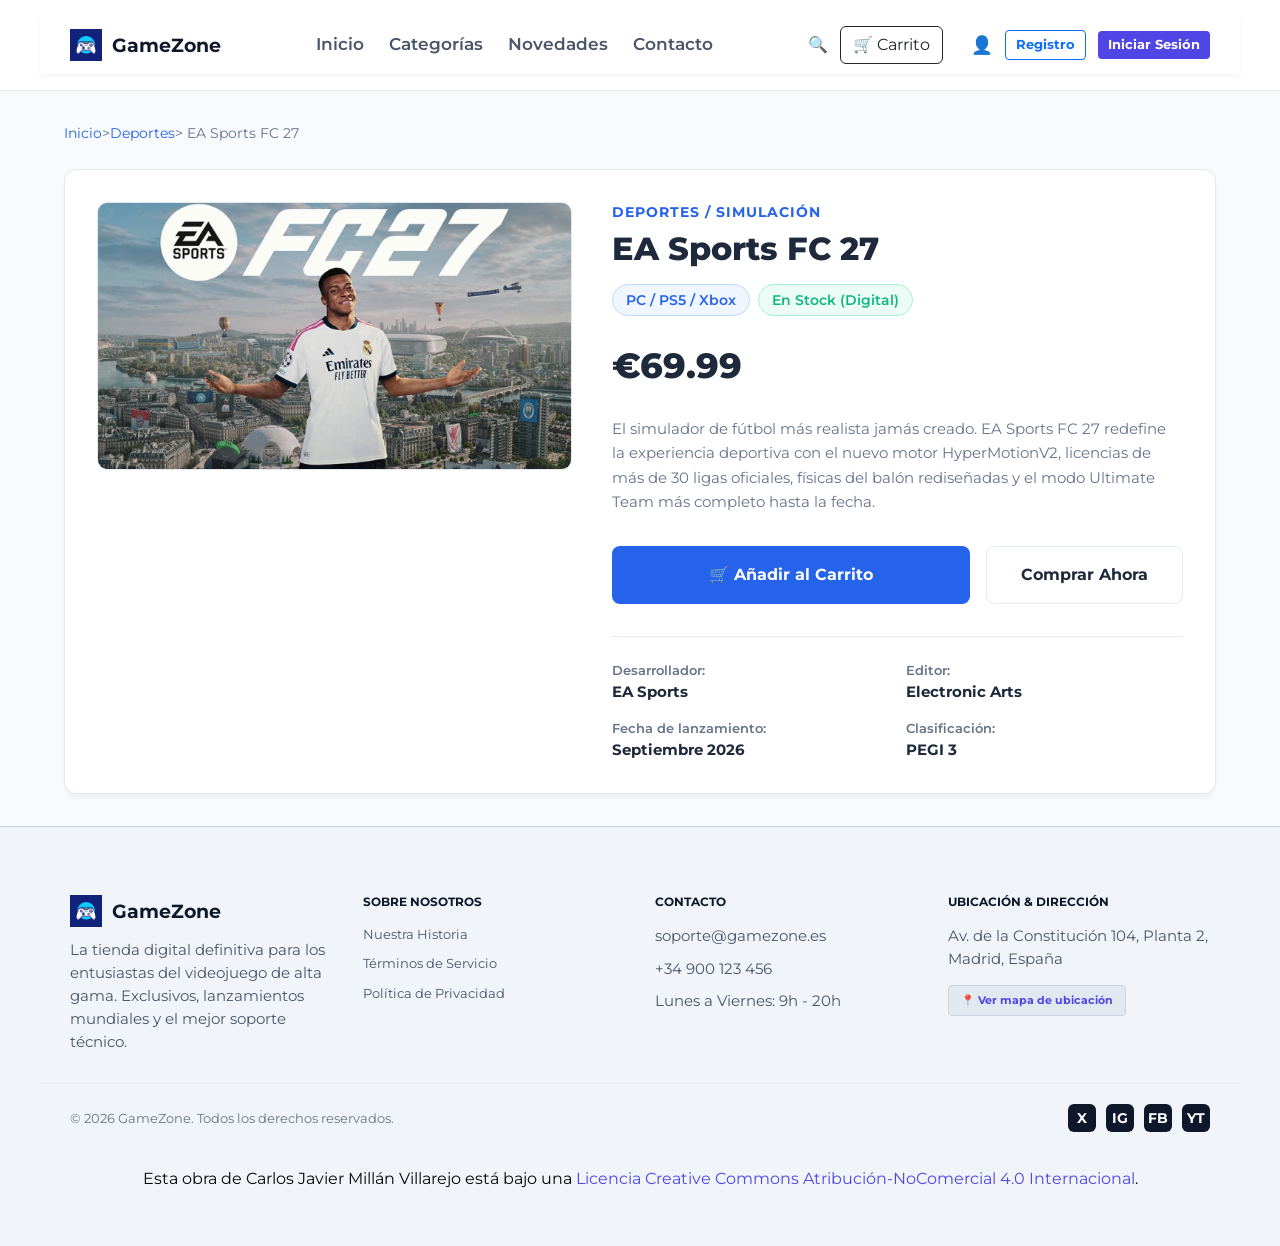
<file: fifa27.html>
<!DOCTYPE html>
<html lang="es">

<head>
    <meta charset="UTF-8">
    <meta name="viewport" content="width=device-width, initial-scale=1.0">
    <title>GameZone - Detalle del Juego</title>
    <link rel="stylesheet" href="scss/styles.css">
    <link rel="icon" type="image/x-icon" href="favicon_io/android-chrome-512x512.png">
   
    <style>
        :root {
            --primary-blue: #2563eb;
            --dark-blue: #1e40af;
            --text-dark: #1e293b;
            --text-light: #64748b;
            --bg-light: #f8fafc;
            --card-bg: #ffffff;
            --border-color: #e2e8f0;
            --accent-green: #10b981;
        }

        * {
            box-sizing: border-box;
            margin: 0;
            padding: 0;
            font-family: 'Montserrat', sans-serif;
        }

        body {
            background-color: var(--bg-light);
            color: var(--text-dark);
            min-height: 100vh;
            display: flex;
            flex-direction: column;
        }

        /* HEADER & NAVBAR */
        header {
            background-color: var(--card-bg);
            border-bottom: 1px solid var(--border-color);
            padding: 1rem 2rem;
        }

        .navbar {
            max-width: 1200px;
            margin: 0 auto;
            display: flex;
            justify-content: space-between;
            align-items: center;
        }

        .logo {
            font-size: 1.5rem;
            font-weight: 800;
            color: var(--primary-blue);
            text-decoration: none;
        }

        .nav-links {
            display: flex;
            gap: 1.5rem;
            list-style: none;
        }

        .nav-links a {
            text-decoration: none;
            color: var(--text-dark);
            font-weight: 600;
            transition: color 0.2s;
        }

        .nav-links a:hover {
            color: var(--primary-blue);
        }

        /* MAIN CONTENT - PRODUCT DETAIL CONTAINER */
        main {
            flex: 1;
            max-width: 1200px;
            margin: 2rem auto;
            padding: 0 1.5rem;
            width: 100%;
        }

        .breadcrumb {
            margin-bottom: 1.5rem;
            font-size: 0.9rem;
            color: var(--text-light);
        }

        .breadcrumb a {
            color: var(--primary-blue);
            text-decoration: none;
        }

        .product-container {
            display: flex;
            flex-direction: row;
            gap: 2.5rem;
            background-color: var(--card-bg);
            border: 1px solid var(--border-color);
            border-radius: 12px;
            padding: 2rem;
            box-shadow: 0 4px 6px -1px rgba(0, 0, 0, 0.05);
        }

        /* IZQUIERDA - IMAGEN DE JUEGO */
        .product-media {
            flex: 1;
            display: flex;
            flex-direction: column;
            gap: 1rem;
        }

        .main-image {
            width: 100%;
            height: auto;
            border-radius: 10px;
            object-fit: cover;
            border: 1px solid var(--border-color);
        }

        /* DERECHA - DETALLES DEL PRODUCTO */
        .product-details {
            flex: 1.2;
            display: flex;
            flex-direction: column;
        }

        .product-category {
            font-size: 0.85rem;
            font-weight: 700;
            color: var(--primary-blue);
            text-transform: uppercase;
            letter-spacing: 1px;
            margin-bottom: 0.5rem;
        }

        .product-title {
            font-size: 2rem;
            font-weight: 800;
            color: var(--text-dark);
            margin-bottom: 1rem;
            line-height: 1.2;
        }

        .tags-container {
            display: flex;
            gap: 0.5rem;
            margin-bottom: 1.5rem;
        }

        .badge-custom {
            background-color: #eff6ff;
            color: var(--primary-blue);
            padding: 0.3rem 0.8rem;
            border-radius: 20px;
            font-size: 0.85rem;
            font-weight: 600;
            border: 1px solid #bfdbfe;
        }

        .badge-custom.stock {
            background-color: #ecfdf5;
            color: var(--accent-green);
            border-color: #a7f3d0;
        }

        .price-section {
            display: flex;
            align-items: baseline;
            gap: 1rem;
            margin-bottom: 1.5rem;
        }

        .price {
            font-size: 2.2rem;
            font-weight: 800;
            color: var(--text-dark);
        }

        .description {
            font-size: 0.95rem;
            line-height: 1.6;
            color: var(--text-light);
            margin-bottom: 2rem;
        }

        /* BOTONES DE ACCIÓN */
        .action-buttons {
            display: flex;
            gap: 1rem;
            margin-bottom: 2rem;
        }

        .btn-buy {
            flex: 2;
            background-color: var(--primary-blue);
            color: white;
            border: none;
            padding: 1rem;
            border-radius: 8px;
            font-weight: 700;
            font-size: 1rem;
            cursor: pointer;
            transition: background-color 0.2s, transform 0.1s;
        }

        .btn-buy:hover {
            background-color: var(--dark-blue);
            transform: translateY(-2px);
        }
        
        /* NUEVO BOTÓN COMPRAR AHORA */
        .btn-checkout {
            flex: 1;
            display: flex;
            justify-content: center;
            align-items: center;
            background-color: white;
            color: var(--text-dark);
            border: 1px solid var(--border-color);
            padding: 1rem;
            border-radius: 8px;
            font-weight: 700;
            font-size: 1rem;
            text-decoration: none;
            transition: background-color 0.2s, border-color 0.2s;
        }
        
        .btn-checkout:hover {
            background-color: var(--bg-light);
            border-color: var(--text-light);
            color: var(--text-dark);
        }

        /* METADATOS Y REQUISITOS */
        .meta-info {
            border-top: 1px solid var(--border-color);
            padding-top: 1.5rem;
            display: grid;
            grid-template-columns: repeat(2, 1fr);
            gap: 1rem;
        }

        .meta-item {
            display: flex;
            flex-direction: column;
        }

        .meta-label {
            font-size: 0.8rem;
            color: var(--text-light);
            font-weight: 600;
        }

        .meta-value {
            font-size: 0.95rem;
            font-weight: 700;
            color: var(--text-dark);
        }


        /* RESPONSIVE (Móviles y Tablets) */
        @media (max-width: 768px) {
            .product-container {
                flex-direction: column;
                padding: 1.2rem;
            }

            .product-title {
                font-size: 1.5rem;
            }

            .action-buttons {
                flex-direction: column;
            }
        }
    </style>
    <link rel="icon" type="image/x-icon" href="favicon_io/android-chrome-512x512.png">
</head>

<body>

    <header>
        <nav class="navbar"
            style="display: flex; justify-content: space-between; align-items: center; padding: 10px 30px; background: #fff; box-shadow: 0 2px 4px rgba(0,0,0,0.05);">

            <!-- LOGO A LA IZQUIERDA -->
            <a href="index.html" class="logo"
                style="text-decoration: none; color: inherit; display: flex; align-items: center; gap: 10px;">
                <img src="favicon_io/android-chrome-512x512.png" alt="Logo GameZone"
                    style="width: 32px; height: 32px; object-fit: contain;">
                <span class="logo-text" style="color: #0f172a; font-weight: bold; font-size: 1.2rem;">GameZone</span>
            </a>

            <!-- ENLACES DE NAVEGACIÓN EN EL CENTRO -->
            <ul class="nav-links" style="list-style: none; display: flex; gap: 25px; margin: 0; padding: 0;">
                <li><a href="index.html" style="text-decoration: none; color: #4a5568; font-weight: 600;">Inicio</a>
                </li>
                <li><a href="categorias.html" style="text-decoration: none; color: #4a5568;">Categorías</a></li>
                <li><a href="novedades.html" style="text-decoration: none; color: #4a5568;">Novedades</a></li>
                <li><a href="contacto.html" style="text-decoration: none; color: #4a5568;">Contacto</a></li>
            </ul>

            <!-- ICONOS Y BOTONES A LA DERECHA -->
            <div class="nav-icons" style="display: flex; align-items: center; gap: 12px;">
                <span style="cursor: pointer;">🔍</span>
                
                <button class="btn btn-outline-dark position-relative me-3" id="btn-carrito" data-bs-toggle="modal"
                    data-bs-target="#modalCarrito">
                    🛒 Carrito
                    <span class="position-absolute top-0 start-100 translate-middle badge rounded-pill bg-danger"
                        id="contador-carrito" style="display: none; border: 2px solid white; font-size: 0.75rem;">0</span>
                </button>
                
                <a href="perfil.html"
                    style="text-decoration:none; color:inherit; font-size: 1.1rem;"><span>👤</span></a>
                <a href="registro.html" class="btn btn-outline-primary btn-sm fw-bold"
                    style="padding: 4px 10px; font-size: 0.8rem;">Registro</a>
                <a href="login.html" class="btn btn-sm fw-bold"
                    style="background-color: #4f46e5; color: white; border: none; padding: 4px 10px; font-size: 0.8rem;">Iniciar
                    Sesión</a>
            </div>

        </nav>
    </header>

    <!-- CONTENIDO PRINCIPAL -->
    <main>
        <!-- BREADCRUMB / NAVEGACIÓN SECUNDARIA -->
        <div class="breadcrumb">
            <a href="index.html">Inicio</a> &gt; <a href="categorias.html">Deportes</a> &gt; EA Sports FC 27
        </div>

        <!-- CONTENEDOR DEL PRODUCTO (FLEXBOX IZQ - DER) -->
        <div class="product-container">

            <!-- SECCIÓN IZQUIERDA: IMAGEN DEL JUEGO -->
            <div class="product-media">
                <img src="./img/el-mundo-abierto-de-ea-sports-fc-27-sonaba-espectacular-pero-la-idea.webp"
                    alt="EA Sports FC 27" class="main-image">
            </div>

            <!-- SECCIÓN DERECHA: DETALLES -->
            <div class="product-details">
                <span class="product-category">Deportes / Simulación</span>
                <h1 class="product-title">EA Sports FC 27</h1>

                <div class="tags-container">
                    <span class="badge-custom">PC / PS5 / Xbox</span>
                    <span class="badge-custom stock">En Stock (Digital)</span>
                </div>

                <div class="price-section">
                    <span class="price">€69.99</span>
                </div>

                <p class="description">
                    El simulador de fútbol más realista jamás creado. EA Sports FC 27 redefine la experiencia deportiva con el nuevo motor HyperMotionV2, licencias de más de 30 ligas oficiales, físicas del balón rediseñadas y el modo Ultimate Team más completo hasta la fecha.
                </p>

                <div class="action-buttons">
                    <!-- BOTÓN FUNCIONAL DEL CARRITO CON EL JUEGO ACTUALIZADO -->
                    <button class="btn-buy" onclick="agregarAlCarrito('EA Sports FC 27', 69.99)">🛒 Añadir al Carrito</button>
                    <!-- NUEVO BOTÓN COMPRAR AHORA -->
                    <a href="pago.html" class="btn-checkout" onclick="comprarAhora('EA Sports FC 27', 69.99)">Comprar Ahora</a>
                </div>

                <!-- FICHA TÉCNICA -->
                <div class="meta-info">
                    <div class="meta-item">
                        <span class="meta-label">Desarrollador:</span>
                        <span class="meta-value">EA Sports</span>
                    </div>
                    <div class="meta-item">
                        <span class="meta-label">Editor:</span>
                        <span class="meta-value">Electronic Arts</span>
                    </div>
                    <div class="meta-item">
                        <span class="meta-label">Fecha de lanzamiento:</span>
                        <span class="meta-value">Septiembre 2026</span>
                    </div>
                    <div class="meta-item">
                        <span class="meta-label">Clasificación:</span>
                        <span class="meta-value">PEGI 3</span>
                    </div>
                </div>

            </div>
        </div>
    </main>

    <footer>
        <div class="footer-contenido">
            <div class="footer-col">
                <a href="index.html" class="logo" style="margin-bottom: 12px; text-decoration: none; display: flex; align-items: center; gap: 10px;">
                    <img src="favicon_io/android-chrome-512x512.png" alt="Logo GameZone"
                        style="width: 32px; height: 32px; object-fit: contain;">
                    <span class="logo-text" style="color: #0f172a; font-weight: bold; font-size: 1.2rem;">GameZone</span>
                </a>
                <p>La tienda digital definitiva para los entusiastas del videojuego de alta gama. Exclusivos,
                    lanzamientos mundiales y el mejor soporte técnico.</p>
            </div>
            <div class="footer-col">
                <h4>Sobre Nosotros</h4>
                <ul>
                    <li><a href="#">Nuestra Historia</a></li>
                    <li><a href="#">Términos de Servicio</a></li>
                    <li><a href="#">Política de Privacidad</a></li>
                </ul>
            </div>
            <div class="footer-col">
                <h4>Contacto</h4>
                <p>soporte@gamezone.es</p>
                <p>+34 900 123 456</p>
                <p>Lunes a Viernes: 9h - 20h</p>
            </div>
            <div class="footer-col">
                <h4>Ubicación & Dirección</h4>
                <p>Av. de la Constitución 104, Planta 2, Madrid, España</p>
                <a href="#" class="btn-mapa">📍 Ver mapa de ubicación</a>
            </div>
        </div>
        <div class="footer-copy">
            <p>© 2026 GameZone. Todos los derechos reservados.</p>
            <div class="social-links">
                <a href="#" class="social-btn">X</a>
                <a href="#" class="social-btn">IG</a>
                <a href="#" class="social-btn">FB</a>
                <a href="#" class="social-btn">YT</a>
            </div>
        </div>
        <div class="footer" style="text-align: center; padding: 15px; font-size: 1rem; color: #070707;">
            <p>Esta obra de Carlos Javier Millán Villarejo está bajo una <a rel="license"
                    href="http://creativecommons.org/licenses/by-nc/4.0/" target="_blank"
                    style="color: #4f46e5; text-decoration: none;">Licencia Creative Commons Atribución-NoComercial 4.0
                    Internacional</a>.</p>
        </div>
    </footer>


<!-- Modal del Carrito -->
<div class="modal fade" id="modalCarrito" tabindex="-1" aria-labelledby="modalCarritoLabel" aria-hidden="true">
  <div class="modal-dialog">
    <div class="modal-content">
      <div class="modal-header">
        <h5 class="modal-title" id="modalCarritoLabel">Tu Carrito de Compras</h5>
        <button type="button" class="btn-close" data-bs-dismiss="modal" aria-label="Close"></button>
      </div>
      <div class="modal-body">
        <ul id="lista-carrito" class="list-group mb-3">
          <!-- Los productos se añadirán aquí dinámicamente -->
        </ul>
        <div class="d-flex justify-content-between align-items-center">
            <strong>Total:</strong>
            <span id="total-carrito" class="fs-5 fw-bold text-primary">€0.00</span>
        </div>
      </div>
      <div class="modal-footer">
        <button type="button" class="btn btn-secondary" data-bs-dismiss="modal">Seguir Comprando</button>
        <!-- AQUÍ ESTÁ EL CAMBIO 1: Le hemos quitado los atributos de abrir el modal de confirmación -->
        <button type="button" class="btn btn-primary" id="btn-finalizar-compra" disabled>Finalizar Compra</button>
      </div>
    </div>
  </div>
</div>

<!-- Modal de Confirmación de Compra (Se queda por si lo quieres usar en un futuro, aunque ya no salta aquí) -->
<div class="modal fade" id="modalConfirmacion" tabindex="-1" aria-labelledby="modalConfirmacionLabel" aria-hidden="true">
  <div class="modal-dialog modal-dialog-centered">
    <div class="modal-content">
      <div class="modal-header bg-success text-white">
        <h5 class="modal-title" id="modalConfirmacionLabel">¡Compra Realizada!</h5>
        <button type="button" class="btn-close btn-close-white" data-bs-dismiss="modal" aria-label="Close"></button>
      </div>
      <div class="modal-body text-center">
        <p class="fs-5 mt-3">✅ Tu compra se ha procesado con éxito.</p>
        <p class="text-muted">Recibirás un correo de confirmación con la clave del juego en breve.</p>
      </div>
      <div class="modal-footer">
        <button type="button" class="btn btn-success" data-bs-dismiss="modal">Cerrar</button>
      </div>
    </div>
  </div>
</div>

<script src="https://cdn.jsdelivr.net/npm/bootstrap@5.3.0/dist/js/bootstrap.bundle.min.js"></script>

<script>
    // 1. Cargar el carrito desde la memoria del navegador (si no hay nada, crea uno vacío)
    let carrito = JSON.parse(localStorage.getItem('carritoGameZone')) || [];

    function agregarAlCarrito(nombre, precio) {
        carrito.push({ nombre, precio });
        actualizarCarrito();
    }

    function comprarAhora(nombre, precio) {
    // Guardamos el producto elegido para que pago.html lo muestre
    // Si quieres que "Comprar Ahora" sea solo ese producto al ir a pagar:
    const pedidoDirecto = [{ nombre, precio }];
    localStorage.setItem('carritoGameZone', JSON.stringify(pedidoDirecto));
}

    function actualizarCarrito() {
        const listaCarrito = document.getElementById('lista-carrito');
        const contadorCarrito = document.getElementById('contador-carrito');
        const totalCarrito = document.getElementById('total-carrito');
        const btnFinalizar = document.getElementById('btn-finalizar-compra');
        
        listaCarrito.innerHTML = '';
        let total = 0;

        carrito.forEach((producto, index) => {
            const li = document.createElement('li');
            li.className = 'list-group-item d-flex justify-content-between align-items-center lh-sm';
            li.innerHTML = `
                <div>
                    <h6 class="my-0">${producto.nombre}</h6>
                </div>
                <div>
                    <span class="text-muted me-3">€${producto.precio.toFixed(2)}</span>
                    <button class="btn btn-sm btn-outline-danger" style="border:none;" onclick="eliminarDelCarrito(${index})">🗑️</button>
                </div>
            `;
            listaCarrito.appendChild(li);
            total += producto.precio;
        });

        if (carrito.length > 0) {
            contadorCarrito.style.display = 'inline-block';
            contadorCarrito.innerText = carrito.length;
            btnFinalizar.disabled = false;
        } else {
            contadorCarrito.style.display = 'none';
            btnFinalizar.disabled = true;
        }
        
        totalCarrito.innerText = `€${total.toFixed(2)}`;

        // 2. Guardar el carrito actualizado en la memoria del navegador
        localStorage.setItem('carritoGameZone', JSON.stringify(carrito));
    }

    function eliminarDelCarrito(index) {
        carrito.splice(index, 1);
        actualizarCarrito();
    }

    // AQUÍ ESTÁ EL CAMBIO 2: Redirigir a pago.html en lugar de vaciar el carrito
    document.getElementById('btn-finalizar-compra').addEventListener('click', () => {
        if(carrito.length > 0) {
            window.location.href = 'pago.html';
        }
    });

    // 3. Ejecutar la función nada más cargar la página para mostrar lo que ya estaba guardado
    actualizarCarrito();
</script>

</body>
</html>
</file>
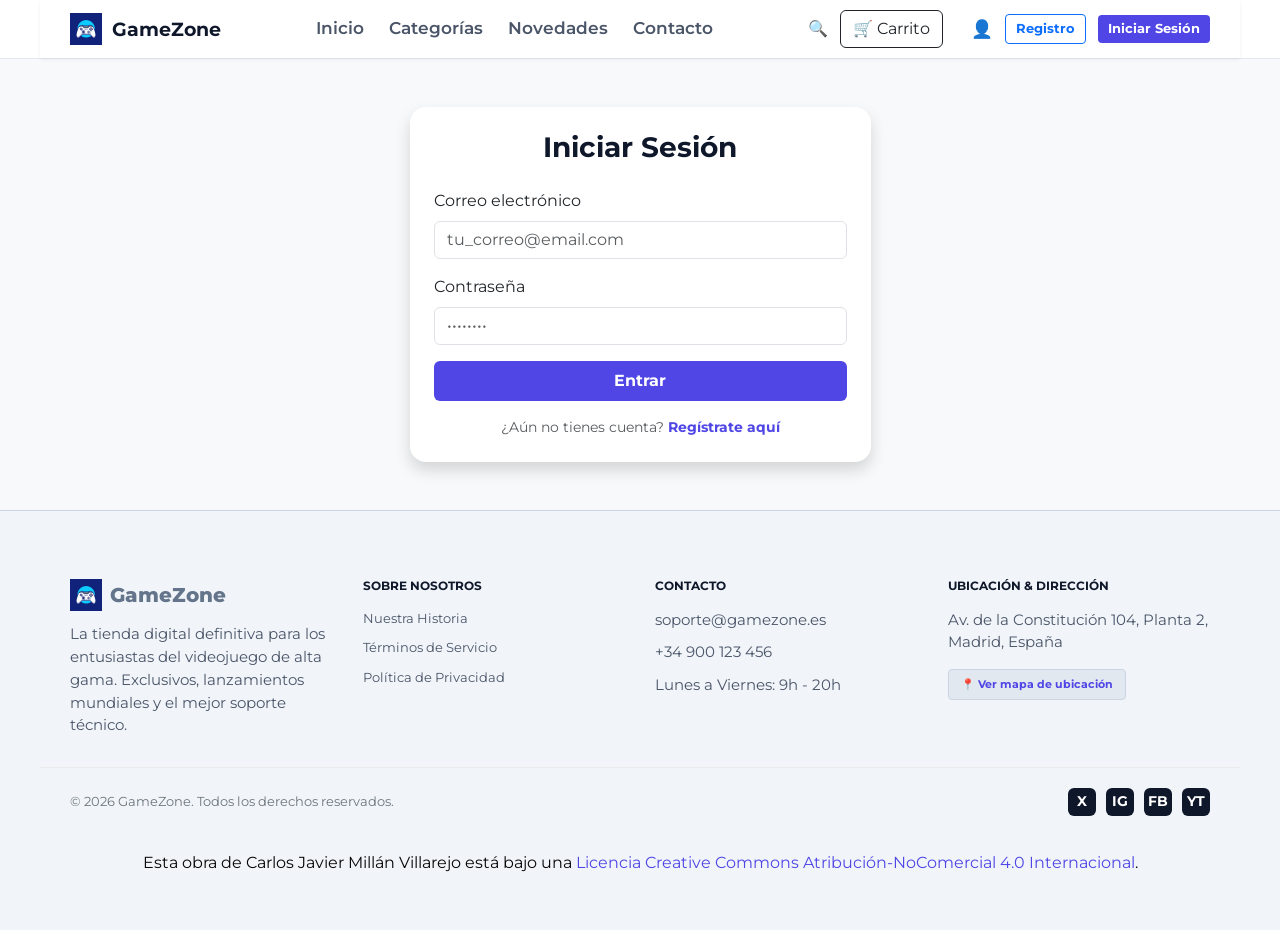
<file: login.html>
<!DOCTYPE html>
<html lang="es">
<head>
    <meta charset="UTF-8">
    <meta name="viewport" content="width=device-width, initial-scale=1.0">
    <title>GameZone - Iniciar Sesión</title>
    <!-- Bootstrap CSS CDN -->
    <link rel="stylesheet" href="scss/styles.css">
    <link rel="icon" type="image/x-icon" href="favicon_io/android-chrome-512x512.png">
</head>
<body class="bg-light">

    <header>
        <nav class="navbar" style="display: flex; justify-content: space-between; align-items: center; padding: 10px 30px; background: #fff; box-shadow: 0 2px 4px rgba(0,0,0,0.05);">
            
            <!-- LOGO A LA IZQUIERDA -->
            <a href="index.html" class="logo" style="text-decoration: none; color: inherit; display: flex; align-items: center; gap: 10px;">
                <img src="favicon_io/android-chrome-512x512.png" alt="Logo GameZone" style="width: 32px; height: 32px; object-fit: contain;">
                <span class="logo-text" style="color: #0f172a; font-weight: bold; font-size: 1.2rem;">GameZone</span>
            </a>

            <!-- ENLACES DE NAVEGACIÓN EN EL CENTRO -->
            <ul class="nav-links" style="list-style: none; display: flex; gap: 25px; margin: 0; padding: 0;">
                <li><a href="index.html" style="text-decoration: none; color: #4a5568; font-weight: 600;">Inicio</a></li>
                <li><a href="categorias.html" style="text-decoration: none; color: #4a5568;">Categorías</a></li>
                <li><a href="novedades.html" style="text-decoration: none; color: #4a5568;">Novedades</a></li>
                <li><a href="contacto.html" style="text-decoration: none; color: #4a5568;">Contacto</a></li>
            </ul>

            <!-- ICONOS Y BOTONES A LA DERECHA -->
            <div class="nav-icons" style="display: flex; align-items: center; gap: 12px;">
                <span style="cursor: pointer;">🔍</span>
                <button class="btn btn-outline-dark position-relative me-3" id="btn-carrito" data-bs-toggle="modal" data-bs-target="#modalCarrito">
                    🛒 Carrito
                    <span class="position-absolute top-0 start-100 translate-middle badge rounded-pill bg-danger" id="contador-carrito" style="display: none; border: 2px solid white; font-size: 0.75rem;">0</span>
                </button>
                <a href="perfil.html" style="text-decoration:none; color:inherit; font-size: 1.1rem;"><span>👤</span></a>
                <a href="registro.html" class="btn btn-outline-primary btn-sm fw-bold" style="padding: 4px 10px; font-size: 0.8rem;">Registro</a>
                <a href="login.html" class="btn btn-sm fw-bold" style="background-color: #4f46e5; color: white; border: none; padding: 4px 10px; font-size: 0.8rem;">Iniciar Sesión</a>
            </div>

        </nav>
    </header>

    <!-- FORMULARIO DE INICIO DE SESIÓN -->
    <main class="container my-5">
        <div class="row justify-content-center">
            <div class="col-md-5">
                <div class="card shadow border-0 rounded-4 p-4">
                    <h3 class="fw-bold text-center mb-4" style="color: #0f172a;">Iniciar Sesión</h3>
                    <form>
                        <div class="mb-3">
                            <label for="loginEmail" class="form-label">Correo electrónico</label>
                            <input type="email" class="form-control" id="loginEmail" placeholder="tu_correo@email.com" required>
                        </div>
                        <div class="mb-3">
                            <label for="loginPassword" class="form-label">Contraseña</label>
                            <input type="password" class="form-control" id="loginPassword" placeholder="••••••••" required>
                        </div>
                        <button type="button" class="btn btn-primary w-100 py-2 fw-bold mb-3" style="background-color: #4f46e5; border: none;" data-bs-toggle="modal" data-bs-target="#modalConfirmacionLogin">Entrar</button>
                        <p class="text-center text-muted mb-0" style="font-size: 0.9rem;">
                            ¿Aún no tienes cuenta? <a href="registro.html" style="color: #4f46e5; text-decoration: none; font-weight: bold;">Regístrate aquí</a>
                        </p>
                    </form>
                </div>
            </div>
        </div>
    </main>

    <footer>
        <div class="footer-contenido">
            <div class="footer-col">
                <a href="index.html" class="logo" style="margin-bottom: 12px; display: flex; align-items: center; gap: 8px; text-decoration: none; color: inherit;">
                    <img src="favicon_io/android-chrome-512x512.png" alt="Logo GameZone" style="width: 32px; height: 32px; object-fit: contain;">
                    <span class="logo-text">GameZone</span>
                </a>
                <p>La tienda digital definitiva para los entusiastas del videojuego de alta gama. Exclusivos, lanzamientos mundiales y el mejor soporte técnico.</p>
            </div>
            <div class="footer-col">
                <h4>Sobre Nosotros</h4>
                <ul>
                    <li><a href="#">Nuestra Historia</a></li>
                    <li><a href="#">Términos de Servicio</a></li>
                    <li><a href="#">Política de Privacidad</a></li>
                </ul>
            </div>
            <div class="footer-col">
                <h4>Contacto</h4>
                <p>soporte@gamezone.es</p>
                <p>+34 900 123 456</p>
                <p>Lunes a Viernes: 9h - 20h</p>
            </div>
            <div class="footer-col">
                <h4>Ubicación & Dirección</h4>
                <p>Av. de la Constitución 104, Planta 2, Madrid, España</p>
                <a href="#" class="btn-mapa">📍 Ver mapa de ubicación</a>
            </div>
        </div>
        <div class="footer-copy">
            <p>© 2026 GameZone. Todos los derechos reservados.</p>
            <div class="social-links">
                <a href="#" class="social-btn">X</a>
                <a href="#" class="social-btn">IG</a>
                <a href="#" class="social-btn">FB</a>
                <a href="#" class="social-btn">YT</a>
            </div>
        </div>
        <div class="footer" style="text-align: center; padding: 15px; font-size: 1rem; color: #070707;">
            <p>Esta obra de Carlos Javier Millán Villarejo está bajo una <a rel="license" href="http://creativecommons.org/licenses/by-nc/4.0/" target="_blank" style="color: #4f46e5; text-decoration: none;">Licencia Creative Commons Atribución-NoComercial 4.0 Internacional</a>.</p>
        </div>
    </footer>

    <!-- Modal del Carrito -->
<div class="modal fade" id="modalCarrito" tabindex="-1" aria-labelledby="modalCarritoLabel" aria-hidden="true">
  <div class="modal-dialog">
    <div class="modal-content">
      <div class="modal-header">
        <h5 class="modal-title" id="modalCarritoLabel">Tu Carrito de Compras</h5>
        <button type="button" class="btn-close" data-bs-dismiss="modal" aria-label="Close"></button>
      </div>
      <div class="modal-body">
        <ul id="lista-carrito" class="list-group mb-3">
          <!-- Los productos se añadirán aquí dinámicamente -->
        </ul>
        <div class="d-flex justify-content-between align-items-center">
            <strong>Total:</strong>
            <span id="total-carrito" class="fs-5 fw-bold text-primary">€0.00</span>
        </div>
      </div>
      <div class="modal-footer">
        <button type="button" class="btn btn-secondary" data-bs-dismiss="modal">Seguir Comprando</button>
        <!-- AQUÍ ESTÁ EL CAMBIO 1: Le hemos quitado los atributos de abrir el modal de confirmación -->
        <button type="button" class="btn btn-primary" id="btn-finalizar-compra" disabled>Finalizar Compra</button>
      </div>
    </div>
  </div>
</div>

<!-- Modal de Confirmación de Compra (Se queda por si lo quieres usar en un futuro, aunque ya no salta aquí) -->
<div class="modal fade" id="modalConfirmacion" tabindex="-1" aria-labelledby="modalConfirmacionLabel" aria-hidden="true">
  <div class="modal-dialog modal-dialog-centered">
    <div class="modal-content">
      <div class="modal-header bg-success text-white">
        <h5 class="modal-title" id="modalConfirmacionLabel">¡Compra Realizada!</h5>
        <button type="button" class="btn-close btn-close-white" data-bs-dismiss="modal" aria-label="Close"></button>
      </div>
      <div class="modal-body text-center">
        <p class="fs-5 mt-3">✅ Tu compra se ha procesado con éxito.</p>
        <p class="text-muted">Recibirás un correo de confirmación con la clave del juego en breve.</p>
      </div>
      <div class="modal-footer">
        <button type="button" class="btn btn-success" data-bs-dismiss="modal">Cerrar</button>
      </div>
    </div>
  </div>
</div>

<script src="https://cdn.jsdelivr.net/npm/bootstrap@5.3.0/dist/js/bootstrap.bundle.min.js"></script>

<script>
    // 1. Cargar el carrito desde la memoria del navegador (si no hay nada, crea uno vacío)
    let carrito = JSON.parse(localStorage.getItem('carritoGameZone')) || [];

    function agregarAlCarrito(nombre, precio) {
        carrito.push({ nombre, precio });
        actualizarCarrito();
    }

    function actualizarCarrito() {
        const listaCarrito = document.getElementById('lista-carrito');
        const contadorCarrito = document.getElementById('contador-carrito');
        const totalCarrito = document.getElementById('total-carrito');
        const btnFinalizar = document.getElementById('btn-finalizar-compra');
        
        listaCarrito.innerHTML = '';
        let total = 0;

        carrito.forEach((producto, index) => {
            const li = document.createElement('li');
            li.className = 'list-group-item d-flex justify-content-between align-items-center lh-sm';
            li.innerHTML = `
                <div>
                    <h6 class="my-0">${producto.nombre}</h6>
                </div>
                <div>
                    <span class="text-muted me-3">€${producto.precio.toFixed(2)}</span>
                    <button class="btn btn-sm btn-outline-danger" style="border:none;" onclick="eliminarDelCarrito(${index})">🗑️</button>
                </div>
            `;
            listaCarrito.appendChild(li);
            total += producto.precio;
        });

        if (carrito.length > 0) {
            contadorCarrito.style.display = 'inline-block';
            contadorCarrito.innerText = carrito.length;
            btnFinalizar.disabled = false;
        } else {
            contadorCarrito.style.display = 'none';
            btnFinalizar.disabled = true;
        }
        
        totalCarrito.innerText = `€${total.toFixed(2)}`;

        // 2. Guardar el carrito actualizado en la memoria del navegador
        localStorage.setItem('carritoGameZone', JSON.stringify(carrito));
    }

    function eliminarDelCarrito(index) {
        carrito.splice(index, 1);
        actualizarCarrito();
    }

    // AQUÍ ESTÁ EL CAMBIO 2: Redirigir a pago.html en lugar de vaciar el carrito
    document.getElementById('btn-finalizar-compra').addEventListener('click', () => {
        if(carrito.length > 0) {
            window.location.href = 'pago.html';
        }
    });

    // 3. Ejecutar la función nada más cargar la página para mostrar lo que ya estaba guardado
    actualizarCarrito();
</script>

</body>
</html>
</file>
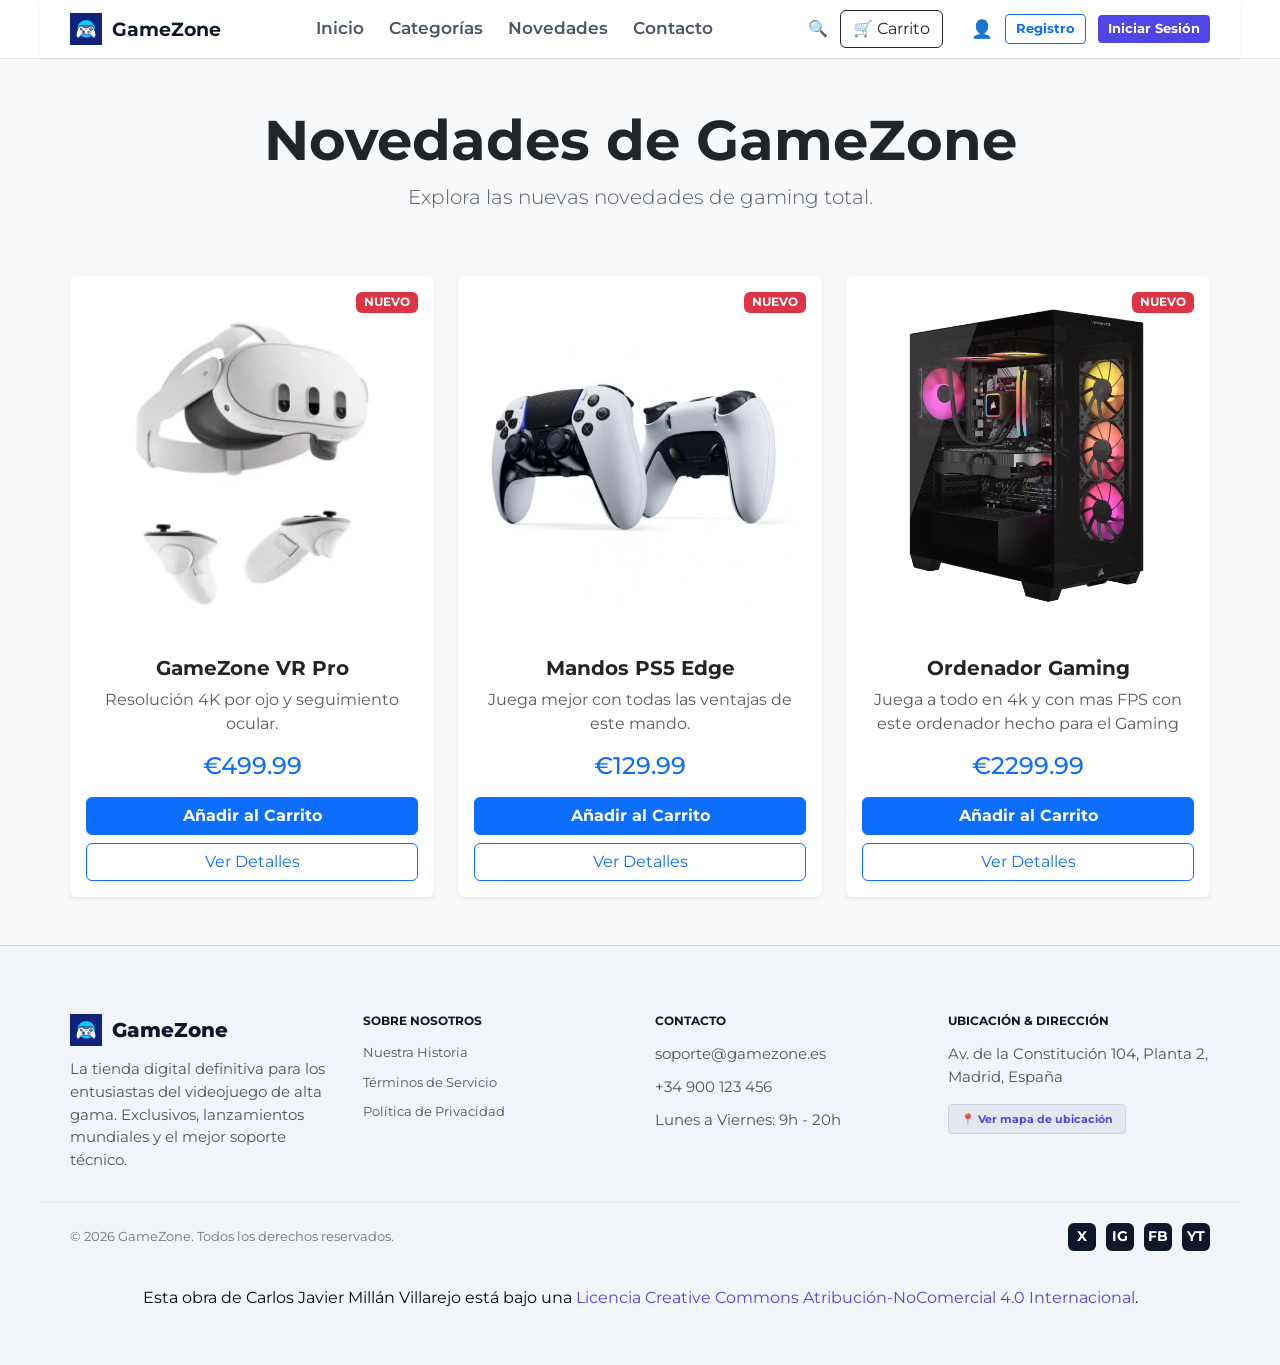
<file: novedades.html>
<!DOCTYPE html>
<html lang="es">
<head>
    <meta charset="UTF-8">
    <meta name="viewport" content="width=device-width, initial-scale=1.0">
    <title>GameZone - Novedades VR</title>
    <!-- Ruta actualizada a tu nuevo CSS compilado -->
    <link rel="stylesheet" href="scss/styles.css"> 
    <link rel="icon" type="image/x-icon" href="favicon_io/android-chrome-512x512.png">
</head>
<body class="bg-light">
    
    <header>
        <nav class="navbar"
            style="display: flex; justify-content: space-between; align-items: center; padding: 10px 30px; background: #fff; box-shadow: 0 2px 4px rgba(0,0,0,0.05);">

            <!-- LOGO A LA IZQUIERDA -->
            <a href="index.html" class="logo"
                style="text-decoration: none; color: inherit; display: flex; align-items: center; gap: 10px;">
                <img src="favicon_io/android-chrome-512x512.png" alt="Logo GameZone"
                    style="width: 32px; height: 32px; object-fit: contain;">
                <span class="logo-text" style="color: #0f172a; font-weight: bold; font-size: 1.2rem;">GameZone</span>
            </a>

            <!-- ENLACES DE NAVEGACIÓN EN EL CENTRO -->
            <ul class="nav-links" style="list-style: none; display: flex; gap: 25px; margin: 0; padding: 0;">
                <li><a href="index.html" style="text-decoration: none; color: #4a5568; font-weight: 600;">Inicio</a>
                </li>
                <li><a href="categorias.html" style="text-decoration: none; color: #4a5568;">Categorías</a></li>
                <li><a href="novedades.html" style="text-decoration: none; color: #4a5568;">Novedades</a></li>
                <li><a href="contacto.html" style="text-decoration: none; color: #4a5568;">Contacto</a></li>
            </ul>

            <!-- ICONOS Y BOTONES A LA DERECHA -->
            <div class="nav-icons" style="display: flex; align-items: center; gap: 12px;">
                <span style="cursor: pointer;">🔍</span>
                <button class="btn btn-outline-dark position-relative me-3" id="btn-carrito" data-bs-toggle="modal"
                    data-bs-target="#modalCarrito">
                    🛒 Carrito
                    <span class="position-absolute top-0 start-100 translate-middle badge rounded-pill bg-danger"
                        id="contador-carrito">0</span>
                </button>
                <a href="perfil.html"
                    style="text-decoration:none; color:inherit; font-size: 1.1rem;"><span>👤</span></a>
                <a href="registro.html" class="btn btn-outline-primary btn-sm fw-bold"
                    style="padding: 4px 10px; font-size: 0.8rem;">Registro</a>
                <a href="login.html" class="btn btn-sm fw-bold"
                    style="background-color: #4f46e5; color: white; border: none; padding: 4px 10px; font-size: 0.8rem;">Iniciar
                    Sesión</a>
            </div>

        </nav>
    </header>

    <main class="container my-5">
        <div class="row text-center mb-5">
            <div class="col-12">
                <h1 class="display-4 fw-bold text-dark">Novedades de GameZone</h1>
                <p class="lead text-muted">Explora las nuevas novedades de gaming total.</p>
            </div>
        </div>

        <div class="row g-4">
            <!-- Producto 1 -->
            <div class="col-md-4">
                <div class="card h-100 shadow-sm border-0 card-hover">
                    <span class="badge bg-danger position-absolute top-0 end-0 m-3">NUEVO</span>
                    <!-- Asegúrate de tener una imagen similar en tu carpeta img o cambia el nombre -->
                    <img src="img/vr4.webp" class="card-img-top p-4" alt="GameZone VR Pro">
                    <div class="card-body text-center">
                        <h5 class="card-title fw-bold">GameZone VR Pro</h5>
                        <p class="card-text text-muted">Resolución 4K por ojo y seguimiento ocular.</p>
                        <h4 class="text-primary mb-3">€499.99</h4>
                        <div class="d-grid gap-2">
                            <!-- El botón principal con tu color primary para el carrito -->
                            <button class="btn btn-primary fw-bold" id="btn-carrito" onclick="agregarAlCarrito('GameZone VR Pro', 499.99)">Añadir al Carrito</button>
                            <!-- El botón secundario (con borde) para ver más info -->
                            <a href="detalle-producto.html" class="btn btn-outline-primary">Ver Detalles</a>
                        </div>
                    </div>
                </div>
            </div>
            
            <!-- Producto 2 -->
            <div class="col-md-4">
                <div class="card h-100 shadow-sm border-0 card-hover">
                    <span class="badge bg-danger position-absolute top-0 end-0 m-3">NUEVO</span>
                    <img src="img/mandosedge.webp" class="card-img-top p-4" alt="Mandos Hápticos">
                    <div class="card-body text-center">
                        <h5 class="card-title fw-bold">Mandos PS5 Edge</h5>
                        <p class="card-text text-muted">Juega mejor con todas las ventajas de este mando.</p>
                        <h4 class="text-primary mb-3">€129.99</h4>
                        <div class="d-grid gap-2">
                        <button class="btn btn-primary fw-bold" id="btn-carrito" onclick="agregarAlCarrito('Mandos Hápticos V2', 129.99)">Añadir al Carrito</button>
                        <a href="detalle-producto.html" class="btn btn-outline-primary">Ver Detalles</a>
                    </div>
                    </div>
                </div>
            </div>

            <!-- Producto 3 -->
            <div class="col-md-4">
                <div class="card h-100 shadow-sm border-0 card-hover">
                    <span class="badge bg-danger position-absolute top-0 end-0 m-3">NUEVO</span>
                    <img src="img/pcgaming.avif" class="card-img-top p-4" alt="Ordenador Gaming">
                    <div class="card-body text-center">
                        <h5 class="card-title fw-bold">Ordenador Gaming</h5>
                        <p class="card-text text-muted">Juega a todo en 4k y con mas FPS con este ordenador hecho para el Gaming</p>
                        <h4 class="text-primary mb-3">€2299.99</h4>
                        <div class="d-grid gap-2">
                        <button class="btn btn-primary fw-bold" id="btn-carrito" onclick="agregarAlCarrito('Estación Base Laser', 149.99)">Añadir al Carrito</button>
                        <a href="detalle-producto.html" class="btn btn-outline-primary">Ver Detalles</a>
                    </div>
                    </div>
                </div>
            </div>
        </div>
    </main>

    <footer>
        <div class="footer-contenido">
            <div class="footer-col">
                <a href="index.html" class="logo" style="margin-bottom: 12px;">
                    <img src="favicon_io/android-chrome-512x512.png" alt="Logo GameZone"
                        style="width: 32px; height: 32px; object-fit: contain;">
                    <span class="logo-text">GameZone</span>
                </a>
                <p>La tienda digital definitiva para los entusiastas del videojuego de alta gama. Exclusivos,
                    lanzamientos mundiales y el mejor soporte técnico.</p>
            </div>
            <div class="footer-col">
                <h4>Sobre Nosotros</h4>
                <ul>
                    <li><a href="#">Nuestra Historia</a></li>
                    <li><a href="#">Términos de Servicio</a></li>
                    <li><a href="#">Política de Privacidad</a></li>
                </ul>
            </div>
            <div class="footer-col">
                <h4>Contacto</h4>
                <p>soporte@gamezone.es</p>
                <p>+34 900 123 456</p>
                <p>Lunes a Viernes: 9h - 20h</p>
            </div>
            <div class="footer-col">
                <h4>Ubicación & Dirección</h4>
                <p>Av. de la Constitución 104, Planta 2, Madrid, España</p>
                <a href="#" class="btn-mapa">📍 Ver mapa de ubicación</a>
            </div>
        </div>
        <div class="footer-copy">
            <p>© 2026 GameZone. Todos los derechos reservados.</p>
            <div class="social-links">
                <a href="#" class="social-btn">X</a>
                <a href="#" class="social-btn">IG</a>
                <a href="#" class="social-btn">FB</a>
                <a href="#" class="social-btn">YT</a>
            </div>
        </div>
        <div class="footer" style="text-align: center; padding: 15px; font-size: 1rem; color: #070707;">
            <p>Esta obra de Carlos Javier Millán Villarejo está bajo una <a rel="license"
                    href="http://creativecommons.org/licenses/by-nc/4.0/" target="_blank"
                    style="color: #4f46e5; text-decoration: none;">Licencia Creative Commons Atribución-NoComercial 4.0
                    Internacional</a>.</p>
        </div>
    </footer>

    <!-- Modal del Carrito -->
<div class="modal fade" id="modalCarrito" tabindex="-1" aria-labelledby="modalCarritoLabel" aria-hidden="true">
  <div class="modal-dialog">
    <div class="modal-content">
      <div class="modal-header">
        <h5 class="modal-title" id="modalCarritoLabel">Tu Carrito de Compras</h5>
        <button type="button" class="btn-close" data-bs-dismiss="modal" aria-label="Close"></button>
      </div>
      <div class="modal-body">
        <ul id="lista-carrito" class="list-group mb-3">
          <!-- Los productos se añadirán aquí dinámicamente -->
        </ul>
        <div class="d-flex justify-content-between align-items-center">
            <strong>Total:</strong>
            <span id="total-carrito" class="fs-5 fw-bold text-primary">€0.00</span>
        </div>
      </div>
      <div class="modal-footer">
        <button type="button" class="btn btn-secondary" data-bs-dismiss="modal">Seguir Comprando</button>
        <!-- AQUÍ ESTÁ EL CAMBIO 1: Le hemos quitado los atributos de abrir el modal de confirmación -->
        <button type="button" class="btn btn-primary" id="btn-finalizar-compra" disabled>Finalizar Compra</button>
      </div>
    </div>
  </div>
</div>

<!-- Modal de Confirmación de Compra (Se queda por si lo quieres usar en un futuro, aunque ya no salta aquí) -->
<div class="modal fade" id="modalConfirmacion" tabindex="-1" aria-labelledby="modalConfirmacionLabel" aria-hidden="true">
  <div class="modal-dialog modal-dialog-centered">
    <div class="modal-content">
      <div class="modal-header bg-success text-white">
        <h5 class="modal-title" id="modalConfirmacionLabel">¡Compra Realizada!</h5>
        <button type="button" class="btn-close btn-close-white" data-bs-dismiss="modal" aria-label="Close"></button>
      </div>
      <div class="modal-body text-center">
        <p class="fs-5 mt-3">✅ Tu compra se ha procesado con éxito.</p>
        <p class="text-muted">Recibirás un correo de confirmación con la clave del juego en breve.</p>
      </div>
      <div class="modal-footer">
        <button type="button" class="btn btn-success" data-bs-dismiss="modal">Cerrar</button>
      </div>
    </div>
  </div>
</div>

<script src="https://cdn.jsdelivr.net/npm/bootstrap@5.3.0/dist/js/bootstrap.bundle.min.js"></script>

<script>
    // 1. Cargar el carrito desde la memoria del navegador (si no hay nada, crea uno vacío)
    let carrito = JSON.parse(localStorage.getItem('carritoGameZone')) || [];

    function agregarAlCarrito(nombre, precio) {
        carrito.push({ nombre, precio });
        actualizarCarrito();
    }

    function actualizarCarrito() {
        const listaCarrito = document.getElementById('lista-carrito');
        const contadorCarrito = document.getElementById('contador-carrito');
        const totalCarrito = document.getElementById('total-carrito');
        const btnFinalizar = document.getElementById('btn-finalizar-compra');
        
        listaCarrito.innerHTML = '';
        let total = 0;

        carrito.forEach((producto, index) => {
            const li = document.createElement('li');
            li.className = 'list-group-item d-flex justify-content-between align-items-center lh-sm';
            li.innerHTML = `
                <div>
                    <h6 class="my-0">${producto.nombre}</h6>
                </div>
                <div>
                    <span class="text-muted me-3">€${producto.precio.toFixed(2)}</span>
                    <button class="btn btn-sm btn-outline-danger" style="border:none;" onclick="eliminarDelCarrito(${index})">🗑️</button>
                </div>
            `;
            listaCarrito.appendChild(li);
            total += producto.precio;
        });

        if (carrito.length > 0) {
            contadorCarrito.style.display = 'inline-block';
            contadorCarrito.innerText = carrito.length;
            btnFinalizar.disabled = false;
        } else {
            contadorCarrito.style.display = 'none';
            btnFinalizar.disabled = true;
        }
        
        totalCarrito.innerText = `€${total.toFixed(2)}`;

        // 2. Guardar el carrito actualizado en la memoria del navegador
        localStorage.setItem('carritoGameZone', JSON.stringify(carrito));
    }

    function eliminarDelCarrito(index) {
        carrito.splice(index, 1);
        actualizarCarrito();
    }

    // AQUÍ ESTÁ EL CAMBIO 2: Redirigir a pago.html en lugar de vaciar el carrito
    document.getElementById('btn-finalizar-compra').addEventListener('click', () => {
        if(carrito.length > 0) {
            window.location.href = 'pago.html';
        }
    });

    // 3. Ejecutar la función nada más cargar la página para mostrar lo que ya estaba guardado
    actualizarCarrito();
</script>

<script src="https://cdn.jsdelivr.net/npm/bootstrap@5.3.0/dist/js/bootstrap.bundle.min.js"></script>
</body>
</html>
</file>
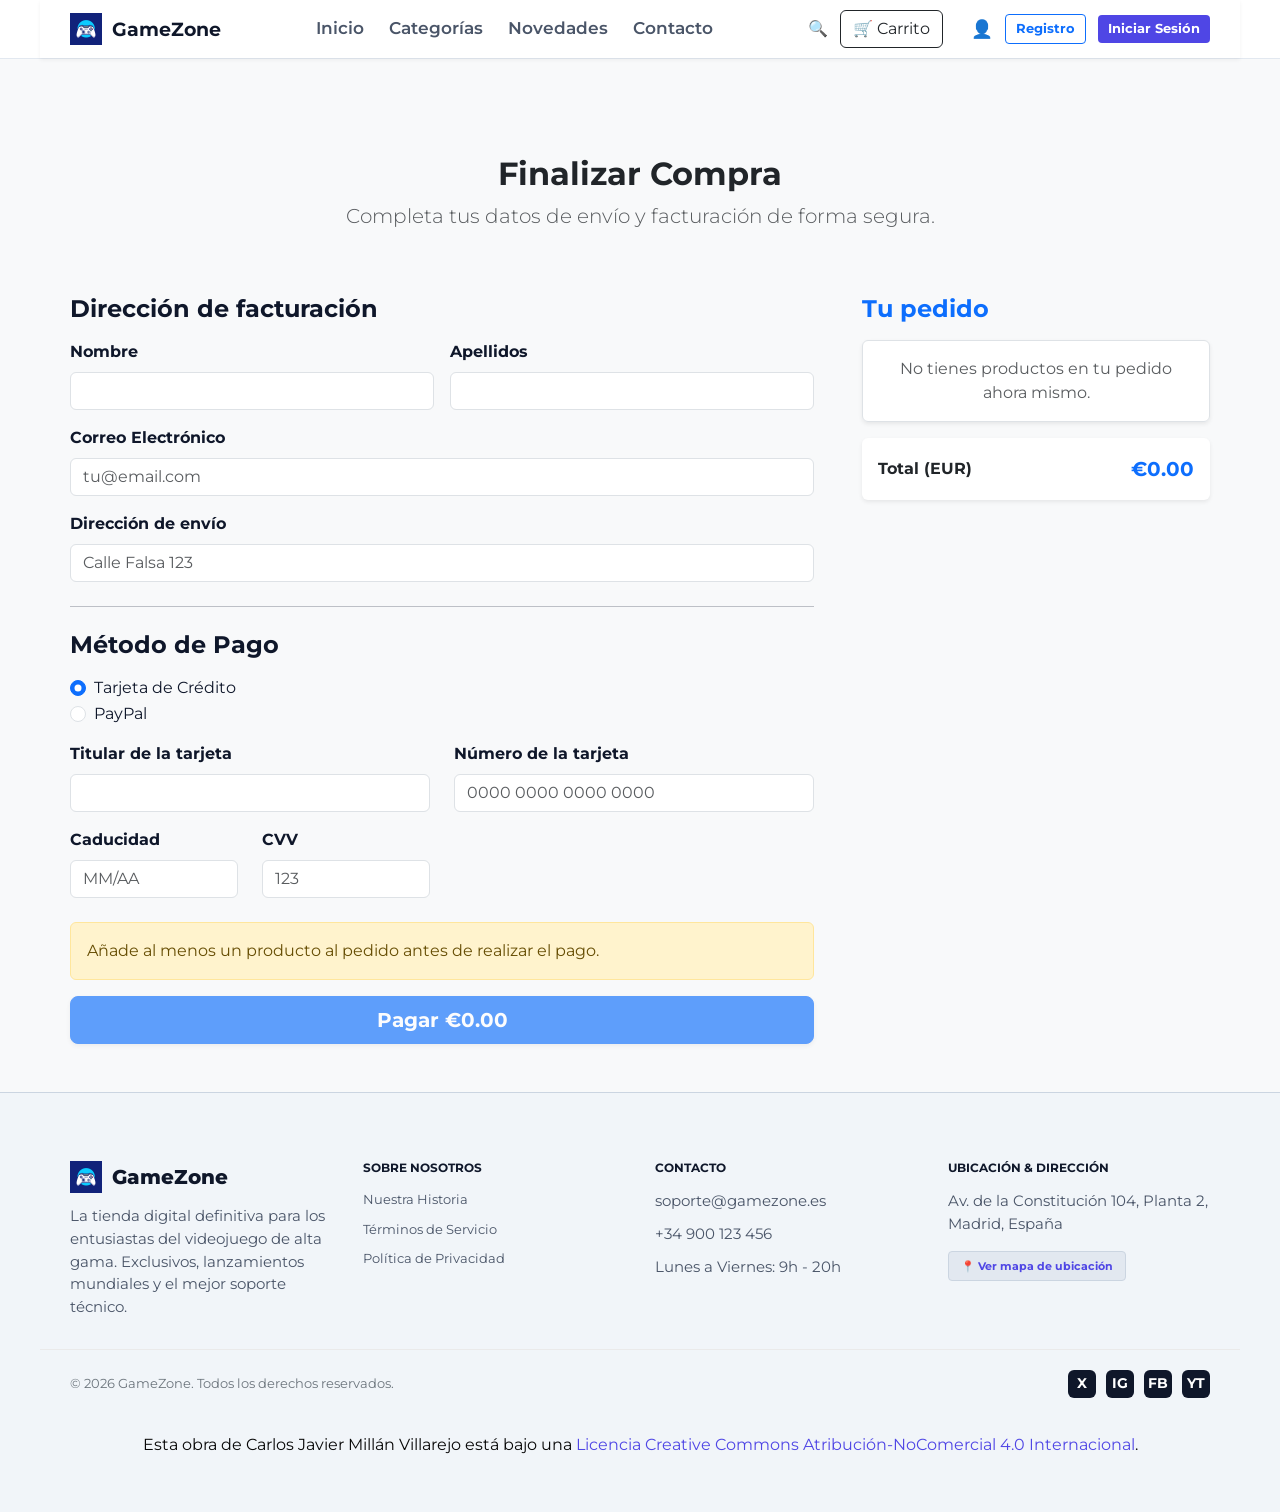
<file: pago.html>
<!DOCTYPE html>
<html lang="es">
<head>
    <meta charset="UTF-8">
    <meta name="viewport" content="width=device-width, initial-scale=1.0">
    <title>GameZone - Finalizar Compra</title>
    <!-- Ruta actualizada a tu nuevo CSS compilado -->
    <link rel="stylesheet" href="scss/styles.css"> 
    <link rel="icon" type="image/x-icon" href="favicon_io/android-chrome-512x512.png">
</head>
<body class="bg-light">
    
    <header>
        <nav class="navbar"
            style="display: flex; justify-content: space-between; align-items: center; padding: 10px 30px; background: #fff; box-shadow: 0 2px 4px rgba(0,0,0,0.05);">

            <!-- LOGO A LA IZQUIERDA -->
            <a href="index.html" class="logo"
                style="text-decoration: none; color: inherit; display: flex; align-items: center; gap: 10px;">
                <img src="favicon_io/android-chrome-512x512.png" alt="Logo GameZone"
                    style="width: 32px; height: 32px; object-fit: contain;">
                <span class="logo-text" style="color: #0f172a; font-weight: bold; font-size: 1.2rem;">GameZone</span>
            </a>

            <!-- ENLACES DE NAVEGACIÓN EN EL CENTRO -->
            <ul class="nav-links" style="list-style: none; display: flex; gap: 25px; margin: 0; padding: 0;">
                <li><a href="index.html" style="text-decoration: none; color: #4a5568; font-weight: 600;">Inicio</a>
                </li>
                <li><a href="categorias.html" style="text-decoration: none; color: #4a5568;">Categorías</a></li>
                <li><a href="novedades.html" style="text-decoration: none; color: #4a5568;">Novedades</a></li>
                <li><a href="contacto.html" style="text-decoration: none; color: #4a5568;">Contacto</a></li>
            </ul>

            <!-- ICONOS Y BOTONES A LA DERECHA -->
            <div class="nav-icons" style="display: flex; align-items: center; gap: 12px;">
                <span style="cursor: pointer;">🔍</span>
                <button class="btn btn-outline-dark position-relative me-3" id="btn-carrito" data-bs-toggle="modal"
                    data-bs-target="#modalCarrito">
                    🛒 Carrito
                    <span class="position-absolute top-0 start-100 translate-middle badge rounded-pill bg-danger"
                        id="contador-carrito">0</span>
                </button>
                <a href="perfil.html"
                    style="text-decoration:none; color:inherit; font-size: 1.1rem;"><span>👤</span></a>
                <a href="registro.html" class="btn btn-outline-primary btn-sm fw-bold"
                    style="padding: 4px 10px; font-size: 0.8rem;">Registro</a>
                <a href="login.html" class="btn btn-sm fw-bold"
                    style="background-color: #4f46e5; color: white; border: none; padding: 4px 10px; font-size: 0.8rem;">Iniciar
                    Sesión</a>
            </div>

        </nav>
    </header>

    <main class="container my-5">
        <div class="py-5 text-center">
            <h2 class="fw-bold text-dark">Finalizar Compra</h2>
            <p class="lead text-muted">Completa tus datos de envío y facturación de forma segura.</p>
        </div>

        <div class="row g-5">
            <!-- Resumen del Pedido (Columna Derecha) -->
            <div class="col-md-5 col-lg-4 order-md-last">
                <h4 class="d-flex justify-content-between align-items-center mb-3">
                    <span class="text-primary fw-bold">Tu pedido</span>
                </h4>
                <ul class="list-group mb-3 shadow-sm border-0" id="resumen-pedido">
                    <!-- Se rellena automáticamente desde localStorage -->
                </ul>
                <div class="card border-0 shadow-sm p-3 bg-white">
                    <div class="d-flex justify-content-between align-items-center">
                        <span class="fw-bold">Total (EUR)</span>
                        <strong class="fs-5 text-primary" id="total-pedido">€0.00</strong>
                    </div>
                </div>
            </div>

            <!-- Formulario de Pago (Columna Izquierda) -->
            <div class="col-md-7 col-lg-8">
                <h4 class="mb-3 fw-bold">Dirección de facturación</h4>
                <form class="needs-validation" id="form-pago" novalidate>
                    <div class="row g-3">
                        <div class="col-sm-6">
                            <label for="nombre" class="form-label fw-bold">Nombre</label>
                            <input type="text" class="form-control" id="nombre" required>
                            <div class="invalid-feedback">Introduce tu nombre.</div>
                        </div>
                        <div class="col-sm-6">
                            <label for="apellidos" class="form-label fw-bold">Apellidos</label>
                            <input type="text" class="form-control" id="apellidos" required>
                            <div class="invalid-feedback">Introduce tus apellidos.</div>
                        </div>
                        <div class="col-12">
                            <label for="email" class="form-label fw-bold">Correo Electrónico</label>
                            <input type="email" class="form-control" id="email" placeholder="tu@email.com" required>
                            <div class="invalid-feedback">Introduce un correo electrónico válido.</div>
                        </div>
                        <div class="col-12">
                            <label for="direccion" class="form-label fw-bold">Dirección de envío</label>
                            <input type="text" class="form-control" id="direccion" placeholder="Calle Falsa 123" required>
                            <div class="invalid-feedback">Introduce tu dirección de envío.</div>
                        </div>
                    </div>

                    <hr class="my-4">
                    
                    <h4 class="mb-3 fw-bold">Método de Pago</h4>
                    <div class="my-3">
                        <div class="form-check">
                            <input id="credito" name="metodoPago" type="radio" class="form-check-input" checked required>
                            <label class="form-check-label" for="credito">Tarjeta de Crédito</label>
                        </div>
                        <div class="form-check">
                            <input id="paypal" name="metodoPago" type="radio" class="form-check-input" required>
                            <label class="form-check-label" for="paypal">PayPal</label>
                        </div>
                    </div>

                    <div class="row gy-3 mb-4" id="campos-tarjeta">
                        <div class="col-md-6">
                            <label for="titular" class="form-label fw-bold">Titular de la tarjeta</label>
                            <input type="text" class="form-control" id="titular" required>
                            <div class="invalid-feedback">Introduce el titular de la tarjeta.</div>
                        </div>
                        <div class="col-md-6">
                            <label for="numeroTarjeta" class="form-label fw-bold">Número de la tarjeta</label>
                            <input type="text" class="form-control" id="numeroTarjeta" placeholder="0000 0000 0000 0000" required>
                            <div class="invalid-feedback">Introduce el número de tarjeta.</div>
                        </div>
                        <div class="col-md-3">
                            <label for="caducidad" class="form-label fw-bold">Caducidad</label>
                            <input type="text" class="form-control" id="caducidad" placeholder="MM/AA" required>
                            <div class="invalid-feedback">Indica la caducidad.</div>
                        </div>
                        <div class="col-md-3">
                            <label for="cvv" class="form-label fw-bold">CVV</label>
                            <input type="text" class="form-control" id="cvv" placeholder="123" required>
                            <div class="invalid-feedback">Indica el CVV.</div>
                        </div>
                    </div>

                    <div class="alert alert-warning d-none" id="aviso-pedido-vacio" role="alert">
                        Añade al menos un producto al pedido antes de realizar el pago.
                    </div>

                    <!-- Se valida por JavaScript antes de abrir modalConfirmacion -->
                    <button class="w-100 btn btn-primary btn-lg fw-bold shadow-sm" type="submit" id="btn-pagar-ahora">Pagar €0.00</button>
                </form>
            </div>
        </div>
    </main>

    <footer>
        <div class="footer-contenido">
            <div class="footer-col">
                <a href="index.html" class="logo" style="margin-bottom: 12px;">
                    <img src="favicon_io/android-chrome-512x512.png" alt="Logo GameZone"
                        style="width: 32px; height: 32px; object-fit: contain;">
                    <span class="logo-text">GameZone</span>
                </a>
                <p>La tienda digital definitiva para los entusiastas del videojuego de alta gama. Exclusivos,
                    lanzamientos mundiales y el mejor soporte técnico.</p>
            </div>
            <div class="footer-col">
                <h4>Sobre Nosotros</h4>
                <ul>
                    <li><a href="#">Nuestra Historia</a></li>
                    <li><a href="#">Términos de Servicio</a></li>
                    <li><a href="#">Política de Privacidad</a></li>
                </ul>
            </div>
            <div class="footer-col">
                <h4>Contacto</h4>
                <p>soporte@gamezone.es</p>
                <p>+34 900 123 456</p>
                <p>Lunes a Viernes: 9h - 20h</p>
            </div>
            <div class="footer-col">
                <h4>Ubicación & Dirección</h4>
                <p>Av. de la Constitución 104, Planta 2, Madrid, España</p>
                <a href="#" class="btn-mapa">📍 Ver mapa de ubicación</a>
            </div>
        </div>
        <div class="footer-copy">
            <p>© 2026 GameZone. Todos los derechos reservados.</p>
            <div class="social-links">
                <a href="#" class="social-btn">X</a>
                <a href="#" class="social-btn">IG</a>
                <a href="#" class="social-btn">FB</a>
                <a href="#" class="social-btn">YT</a>
            </div>
        </div>
        <div class="footer" style="text-align: center; padding: 15px; font-size: 1rem; color: #070707;">
            <p>Esta obra de Carlos Javier Millán Villarejo está bajo una <a rel="license"
                    href="http://creativecommons.org/licenses/by-nc/4.0/" target="_blank"
                    style="color: #4f46e5; text-decoration: none;">Licencia Creative Commons Atribución-NoComercial 4.0
                    Internacional</a>.</p>
        </div>
    </footer>

    <!-- Modal del Carrito -->
    <div class="modal fade" id="modalCarrito" tabindex="-1" aria-labelledby="modalCarritoLabel" aria-hidden="true">
        <div class="modal-dialog">
            <div class="modal-content">
                <div class="modal-header">
                    <h5 class="modal-title" id="modalCarritoLabel">Tu Carrito de Compras</h5>
                    <button type="button" class="btn-close" data-bs-dismiss="modal" aria-label="Close"></button>
                </div>
                <div class="modal-body">
                    <ul id="lista-carrito" class="list-group mb-3">
                        <!-- Los productos se añadirán aquí dinámicamente -->
                    </ul>
                    <div class="d-flex justify-content-between align-items-center">
                        <strong>Total:</strong>
                        <span id="total-carrito" class="fs-5 fw-bold text-primary">€0.00</span>
                    </div>
                </div>
                <div class="modal-footer">
                    <button type="button" class="btn btn-secondary" data-bs-dismiss="modal">Seguir Comprando</button>
                    <button type="button" class="btn btn-primary" id="btn-finalizar-compra" disabled>Finalizar Compra</button>
                </div>
            </div>
        </div>
    </div>

    <!-- Modal de Confirmación de Compra -->
    <div class="modal fade" id="modalConfirmacion" tabindex="-1" aria-labelledby="modalConfirmacionLabel" aria-hidden="true">
        <div class="modal-dialog modal-dialog-centered">
            <div class="modal-content">
                <div class="modal-header bg-success text-white">
                    <h5 class="modal-title" id="modalConfirmacionLabel">¡Compra Realizada!</h5>
                    <button type="button" class="btn-close btn-close-white" data-bs-dismiss="modal" aria-label="Close"></button>
                </div>
                <div class="modal-body text-center">
                    <p class="fs-5 mt-3">✅ Tu compra se ha procesado con éxito.</p>
                    <p class="text-muted">Recibirás un correo de confirmación con la clave del juego en breve.</p>
                </div>
                <div class="modal-footer">
                    <button type="button" class="btn btn-success" data-bs-dismiss="modal">Cerrar</button>
                </div>
            </div>
        </div>
    </div>

    <script src="https://cdn.jsdelivr.net/npm/bootstrap@5.3.0/dist/js/bootstrap.bundle.min.js"></script>

    <script>
        let carrito = JSON.parse(localStorage.getItem('carritoGameZone')) || [];

        function agregarAlCarrito(nombre, precio) {
            carrito.push({ nombre, precio });
            actualizarCarrito();
            renderizarResumenPago();
        }

        function actualizarCarrito() {
            const listaCarrito = document.getElementById('lista-carrito');
            const contadorCarrito = document.getElementById('contador-carrito');
            const totalCarrito = document.getElementById('total-carrito');
            const btnFinalizar = document.getElementById('btn-finalizar-compra');
            
            listaCarrito.innerHTML = '';
            let total = 0;

            carrito.forEach((producto, index) => {
                const li = document.createElement('li');
                li.className = 'list-group-item d-flex justify-content-between align-items-center lh-sm';
                li.innerHTML = `
                    <div>
                        <h6 class="my-0">${producto.nombre}</h6>
                    </div>
                    <div>
                        <span class="text-muted me-3">€${producto.precio.toFixed(2)}</span>
                        <button class="btn btn-sm btn-outline-danger" style="border:none;" onclick="eliminarDelCarrito(${index})">🗑️</button>
                    </div>
                `;
                listaCarrito.appendChild(li);
                total += producto.precio;
            });

            if (carrito.length > 0) {
                contadorCarrito.style.display = 'inline-block';
                contadorCarrito.innerText = carrito.length;
                btnFinalizar.disabled = false;
            } else {
                contadorCarrito.style.display = 'none';
                btnFinalizar.disabled = true;
            }
            
            totalCarrito.innerText = `€${total.toFixed(2)}`;
            localStorage.setItem('carritoGameZone', JSON.stringify(carrito));
        }

        function eliminarDelCarrito(index) {
            carrito.splice(index, 1);
            actualizarCarrito();
            renderizarResumenPago();
        }

        function quitarProductoPedido(nombre, precio) {
            carrito = carrito.filter(item => !(item.nombre === nombre && item.precio === precio));
            actualizarCarrito();
            renderizarResumenPago();
        }

        document.getElementById('btn-finalizar-compra').addEventListener('click', () => {
            if (carrito.length > 0) {
                window.location.href = 'pago.html';
            }
        });

        function renderizarResumenPago() {
            carrito = JSON.parse(localStorage.getItem('carritoGameZone')) || [];
            const listaResumen = document.getElementById('resumen-pedido');
            const totalElemento = document.getElementById('total-pedido');
            const btnPagar = document.getElementById('btn-pagar-ahora');
            const avisoVacio = document.getElementById('aviso-pedido-vacio');

            if (!listaResumen || !totalElemento) return;

            listaResumen.innerHTML = '';

            if (carrito.length === 0) {
                listaResumen.innerHTML = `
                    <li class="list-group-item p-3 text-center text-muted">
                        No tienes productos en tu pedido ahora mismo.
                    </li>
                `;
                totalElemento.innerText = '€0.00';
                if (btnPagar) {
                    btnPagar.disabled = true;
                    btnPagar.innerText = 'Pagar €0.00';
                }
                if (avisoVacio) avisoVacio.classList.remove('d-none');
                return;
            }

            if (avisoVacio) avisoVacio.classList.add('d-none');

            const agrupados = [];
            carrito.forEach(item => {
                const existente = agrupados.find(p => p.nombre === item.nombre && p.precio === item.precio);
                if (existente) {
                    existente.cantidad += 1;
                } else {
                    agrupados.push({ nombre: item.nombre, precio: item.precio, cantidad: 1 });
                }
            });

            let subtotal = 0;

            agrupados.forEach(prod => {
                const importeLinea = prod.precio * prod.cantidad;
                subtotal += importeLinea;

                const li = document.createElement('li');
                li.className = 'list-group-item d-flex justify-content-between align-items-center lh-sm p-3';
                li.innerHTML = `
                    <div>
                        <h6 class="my-0 fw-bold">${prod.nombre}</h6>
                        <small class="text-muted">Cantidad: ${prod.cantidad}</small>
                    </div>
                    <div class="d-flex align-items-center gap-2">
                        <span class="text-muted">€${importeLinea.toFixed(2)}</span>
                        <button type="button" class="btn btn-sm btn-outline-danger" style="border:none;" title="Quitar del pedido" onclick="quitarProductoPedido('${prod.nombre.replace(/'/g, "\\'")}', ${prod.precio})">🗑️</button>
                    </div>
                `;
                listaResumen.appendChild(li);
            });

            totalElemento.innerText = `€${subtotal.toFixed(2)}`;
            if (btnPagar) {
                btnPagar.disabled = false;
                btnPagar.innerText = `Pagar €${subtotal.toFixed(2)}`;
            }
        }

        const formPago = document.getElementById('form-pago');
        const radioCredito = document.getElementById('credito');
        const radioPaypal = document.getElementById('paypal');
        const inputsTarjeta = ['titular', 'numeroTarjeta', 'caducidad', 'cvv'].map(id => document.getElementById(id));

        function actualizarObligatoriedadTarjeta() {
            const requiereTarjeta = radioCredito.checked;
            inputsTarjeta.forEach(input => {
                if (!input) return;
                input.required = requiereTarjeta;

                if (!requiereTarjeta && input.value.trim() === '') {
                    input.classList.remove('is-valid', 'is-invalid');
                }
            });

            if (formPago.classList.contains('was-validated') && !requiereTarjeta) {
                const camposNoTarjeta = Array.from(formPago.elements).filter(
                    el => !inputsTarjeta.includes(el) && el.willValidate
                );
                const todoLoDemasValido = camposNoTarjeta.every(el => el.checkValidity());
                if (todoLoDemasValido) {
                    formPago.classList.remove('was-validated');
                }
            }
        }

        radioCredito.addEventListener('change', actualizarObligatoriedadTarjeta);
        radioPaypal.addEventListener('change', actualizarObligatoriedadTarjeta);

        formPago.addEventListener('submit', (event) => {
            event.preventDefault();
            event.stopPropagation();

            if (carrito.length === 0) {
                renderizarResumenPago();
                return;
            }

            if (!formPago.checkValidity()) {
                formPago.classList.add('was-validated');
                return;
            }

            formPago.classList.add('was-validated');

            carrito = [];
            localStorage.setItem('carritoGameZone', JSON.stringify(carrito));
            actualizarCarrito();
            renderizarResumenPago();
            formPago.classList.remove('was-validated');
            formPago.reset();
            actualizarObligatoriedadTarjeta();

            const modalConfirmacion = new bootstrap.Modal(document.getElementById('modalConfirmacion'));
            modalConfirmacion.show();
        });

        actualizarCarrito();
        renderizarResumenPago();
    </script>
</body>
</html>
</file>
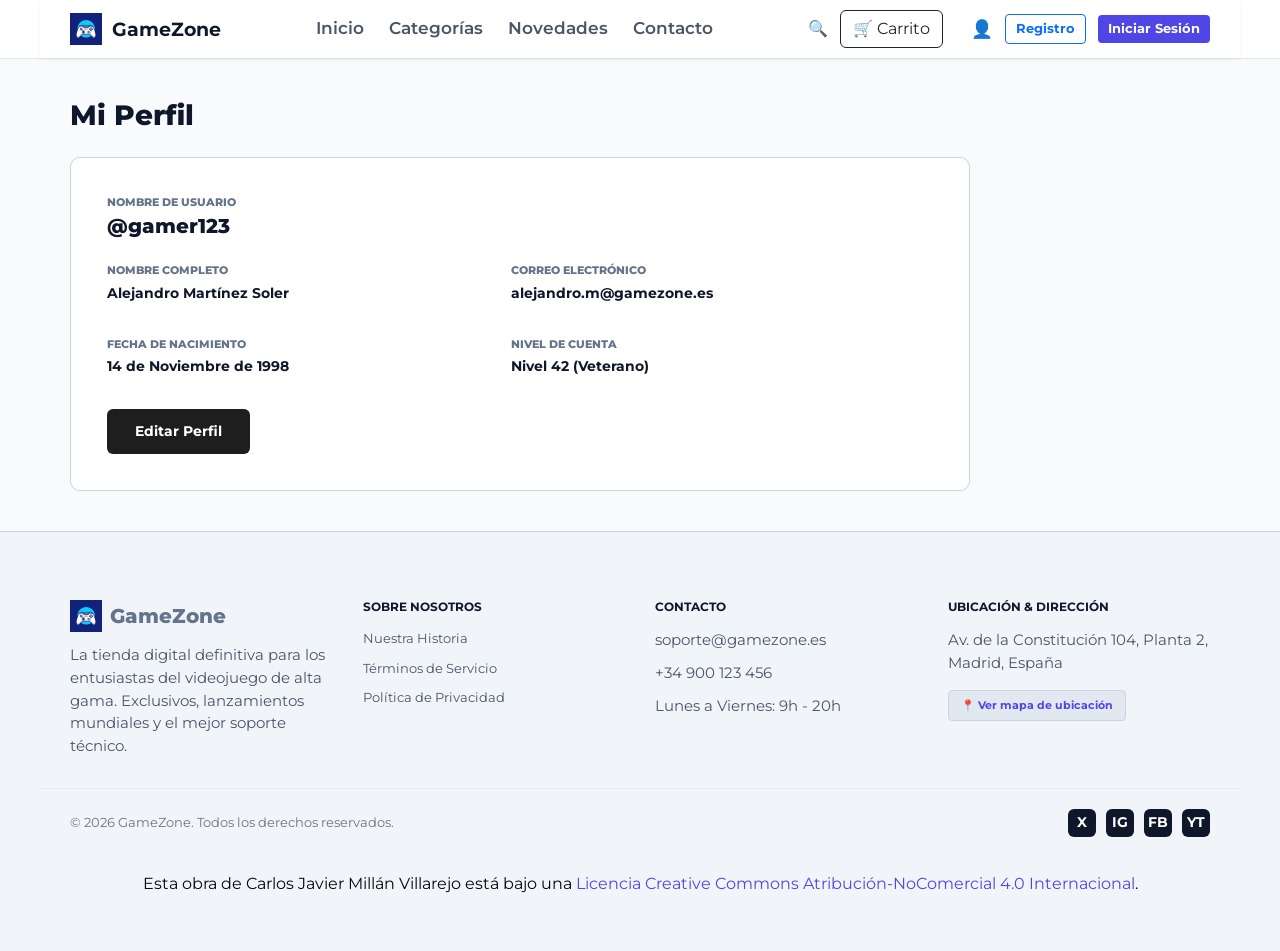
<file: perfil.html>
<!DOCTYPE html>
<html lang="es">
<head>
    <meta charset="UTF-8">
    <meta name="viewport" content="width=device-width, initial-scale=1.0">
    <title>GameZone - Mi Perfil</title>
    <link rel="stylesheet" href="scss/styles.css">
    <link rel="icon" type="image/x-icon" href="favicon_io/android-chrome-512x512.png">
</head>
<body style="background-color: var(--bg-light);">

    <header>
        <nav class="navbar" style="display: flex; justify-content: space-between; align-items: center; padding: 10px 30px; background: #fff; box-shadow: 0 2px 4px rgba(0,0,0,0.05);">
            
            <!-- LOGO A LA IZQUIERDA -->
            <a href="index.html" class="logo" style="text-decoration: none; color: inherit; display: flex; align-items: center; gap: 10px;">
                <img src="favicon_io/android-chrome-512x512.png" alt="Logo GameZone" style="width: 32px; height: 32px; object-fit: contain;">
                <span class="logo-text" style="color: #0f172a; font-weight: bold; font-size: 1.2rem;">GameZone</span>
            </a>

            <!-- ENLACES DE NAVEGACIÓN EN EL CENTRO -->
            <ul class="nav-links" style="list-style: none; display: flex; gap: 25px; margin: 0; padding: 0;">
                <li><a href="index.html" style="text-decoration: none; color: #4a5568; font-weight: 600;">Inicio</a></li>
                <li><a href="categorias.html" style="text-decoration: none; color: #4a5568;">Categorías</a></li>
                <li><a href="novedades.html" style="text-decoration: none; color: #4a5568;">Novedades</a></li>
                <li><a href="contacto.html" style="text-decoration: none; color: #4a5568;">Contacto</a></li>
            </ul>

            <!-- ICONOS Y BOTONES A LA DERECHA -->
            <div class="nav-icons" style="display: flex; align-items: center; gap: 12px;">
                <span style="cursor: pointer;">🔍</span>
                
                <!-- Botón del carrito actualizado -->
                <button class="btn btn-outline-dark position-relative me-3" id="btn-carrito" data-bs-toggle="modal" data-bs-target="#modalCarrito">
                    🛒 Carrito
                    <span class="position-absolute top-0 start-100 translate-middle badge rounded-pill bg-danger" id="contador-carrito" style="display: none; border: 2px solid white; font-size: 0.75rem;">0</span>
                </button>

                <a href="perfil.html" style="text-decoration:none; color:inherit; font-size: 1.1rem;"><span>👤</span></a>
                <a href="registro.html" class="btn btn-outline-primary btn-sm fw-bold" style="padding: 4px 10px; font-size: 0.8rem;">Registro</a>
                <a href="login.html" class="btn btn-sm fw-bold" style="background-color: #4f46e5; color: white; border: none; padding: 4px 10px; font-size: 0.8rem;">Iniciar Sesión</a>
            </div>

        </nav>
    </header>

    <main class="container">
        <h1 class="section-title" style="font-size: 28px; color: var(--text-dark); margin-bottom: 24px;">Mi Perfil</h1>

        <div class="caja-perfil">
            <div style="margin-bottom: 20px;">
                <div class="profile-field-label">NOMBRE DE USUARIO</div>
                <h2 style="font-size: 20px; font-weight: 800;">@gamer123</h2>
            </div>

            <div class="grid-perfil">
                <div class="perfil-col">
                    <div class="profile-field-label">Nombre Completo</div>
                    <div class="profile-field-value">Alejandro Martínez Soler</div>
                </div>
                <div class="perfil-col">
                    <div class="profile-field-label">Correo Electrónico</div>
                    <div class="profile-field-value">alejandro.m@gamezone.es</div>
                </div>
                <div class="perfil-col">
                    <div class="profile-field-label">Fecha de nacimiento</div>
                    <div class="profile-field-value">14 de Noviembre de 1998</div>
                </div>
                <div class="perfil-col">
                    <div class="profile-field-label">Nivel de Cuenta</div>
                    <div class="profile-field-value">Nivel 42 (Veterano)</div>
                </div>
            </div>

            <button class="btn-black">Editar Perfil</button>
        </div>
    </main>

    <footer>
        <div class="footer-contenido">
            <div class="footer-col">
                <a href="index.html" class="logo" style="margin-bottom: 12px; display: flex; align-items: center; gap: 8px; text-decoration: none; color: inherit;">
                    <img src="favicon_io/android-chrome-512x512.png" alt="Logo GameZone" style="width: 32px; height: 32px; object-fit: contain;">
                    <span class="logo-text">GameZone</span>
                </a>
                <p>La tienda digital definitiva para los entusiastas del videojuego de alta gama. Exclusivos, lanzamientos mundiales y el mejor soporte técnico.</p>
            </div>
            <div class="footer-col">
                <h4>Sobre Nosotros</h4>
                <ul>
                    <li><a href="#">Nuestra Historia</a></li>
                    <li><a href="#">Términos de Servicio</a></li>
                    <li><a href="#">Política de Privacidad</a></li>
                </ul>
            </div>
            <div class="footer-col">
                <h4>Contacto</h4>
                <p>soporte@gamezone.es</p>
                <p>+34 900 123 456</p>
                <p>Lunes a Viernes: 9h - 20h</p>
            </div>
            <div class="footer-col">
                <h4>Ubicación & Dirección</h4>
                <p>Av. de la Constitución 104, Planta 2, Madrid, España</p>
                <a href="#" class="btn-mapa">📍 Ver mapa de ubicación</a>
            </div>
        </div>
        <div class="footer-copy">
            <p>© 2026 GameZone. Todos los derechos reservados.</p>
            <div class="social-links">
                <a href="#" class="social-btn">X</a>
                <a href="#" class="social-btn">IG</a>
                <a href="#" class="social-btn">FB</a>
                <a href="#" class="social-btn">YT</a>
            </div>
        </div>
        <div class="footer" style="text-align: center; padding: 15px; font-size: 1rem; color: #070707;">
            <p>Esta obra de Carlos Javier Millán Villarejo está bajo una <a rel="license" href="http://creativecommons.org/licenses/by-nc/4.0/" target="_blank" style="color: #4f46e5; text-decoration: none;">Licencia Creative Commons Atribución-NoComercial 4.0 Internacional</a>.</p>
        </div>
    </footer>

   <!-- Modal del Carrito -->
<div class="modal fade" id="modalCarrito" tabindex="-1" aria-labelledby="modalCarritoLabel" aria-hidden="true">
  <div class="modal-dialog">
    <div class="modal-content">
      <div class="modal-header">
        <h5 class="modal-title" id="modalCarritoLabel">Tu Carrito de Compras</h5>
        <button type="button" class="btn-close" data-bs-dismiss="modal" aria-label="Close"></button>
      </div>
      <div class="modal-body">
        <ul id="lista-carrito" class="list-group mb-3">
          <!-- Los productos se añadirán aquí dinámicamente -->
        </ul>
        <div class="d-flex justify-content-between align-items-center">
            <strong>Total:</strong>
            <span id="total-carrito" class="fs-5 fw-bold text-primary">€0.00</span>
        </div>
      </div>
      <div class="modal-footer">
        <button type="button" class="btn btn-secondary" data-bs-dismiss="modal">Seguir Comprando</button>
        <!-- AQUÍ ESTÁ EL CAMBIO 1: Le hemos quitado los atributos de abrir el modal de confirmación -->
        <button type="button" class="btn btn-primary" id="btn-finalizar-compra" disabled>Finalizar Compra</button>
      </div>
    </div>
  </div>
</div>

<!-- Modal de Confirmación de Compra (Se queda por si lo quieres usar en un futuro, aunque ya no salta aquí) -->
<div class="modal fade" id="modalConfirmacion" tabindex="-1" aria-labelledby="modalConfirmacionLabel" aria-hidden="true">
  <div class="modal-dialog modal-dialog-centered">
    <div class="modal-content">
      <div class="modal-header bg-success text-white">
        <h5 class="modal-title" id="modalConfirmacionLabel">¡Compra Realizada!</h5>
        <button type="button" class="btn-close btn-close-white" data-bs-dismiss="modal" aria-label="Close"></button>
      </div>
      <div class="modal-body text-center">
        <p class="fs-5 mt-3">✅ Tu compra se ha procesado con éxito.</p>
        <p class="text-muted">Recibirás un correo de confirmación con la clave del juego en breve.</p>
      </div>
      <div class="modal-footer">
        <button type="button" class="btn btn-success" data-bs-dismiss="modal">Cerrar</button>
      </div>
    </div>
  </div>
</div>

<script src="https://cdn.jsdelivr.net/npm/bootstrap@5.3.0/dist/js/bootstrap.bundle.min.js"></script>

<script>
    // 1. Cargar el carrito desde la memoria del navegador (si no hay nada, crea uno vacío)
    let carrito = JSON.parse(localStorage.getItem('carritoGameZone')) || [];

    function agregarAlCarrito(nombre, precio) {
        carrito.push({ nombre, precio });
        actualizarCarrito();
    }

    function actualizarCarrito() {
        const listaCarrito = document.getElementById('lista-carrito');
        const contadorCarrito = document.getElementById('contador-carrito');
        const totalCarrito = document.getElementById('total-carrito');
        const btnFinalizar = document.getElementById('btn-finalizar-compra');
        
        listaCarrito.innerHTML = '';
        let total = 0;

        carrito.forEach((producto, index) => {
            const li = document.createElement('li');
            li.className = 'list-group-item d-flex justify-content-between align-items-center lh-sm';
            li.innerHTML = `
                <div>
                    <h6 class="my-0">${producto.nombre}</h6>
                </div>
                <div>
                    <span class="text-muted me-3">€${producto.precio.toFixed(2)}</span>
                    <button class="btn btn-sm btn-outline-danger" style="border:none;" onclick="eliminarDelCarrito(${index})">🗑️</button>
                </div>
            `;
            listaCarrito.appendChild(li);
            total += producto.precio;
        });

        if (carrito.length > 0) {
            contadorCarrito.style.display = 'inline-block';
            contadorCarrito.innerText = carrito.length;
            btnFinalizar.disabled = false;
        } else {
            contadorCarrito.style.display = 'none';
            btnFinalizar.disabled = true;
        }
        
        totalCarrito.innerText = `€${total.toFixed(2)}`;

        // 2. Guardar el carrito actualizado en la memoria del navegador
        localStorage.setItem('carritoGameZone', JSON.stringify(carrito));
    }

    function eliminarDelCarrito(index) {
        carrito.splice(index, 1);
        actualizarCarrito();
    }

    // AQUÍ ESTÁ EL CAMBIO 2: Redirigir a pago.html en lugar de vaciar el carrito
    document.getElementById('btn-finalizar-compra').addEventListener('click', () => {
        if(carrito.length > 0) {
            window.location.href = 'pago.html';
        }
    });

    // 3. Ejecutar la función nada más cargar la página para mostrar lo que ya estaba guardado
    actualizarCarrito();
</script>

</body>
</html>
</file>
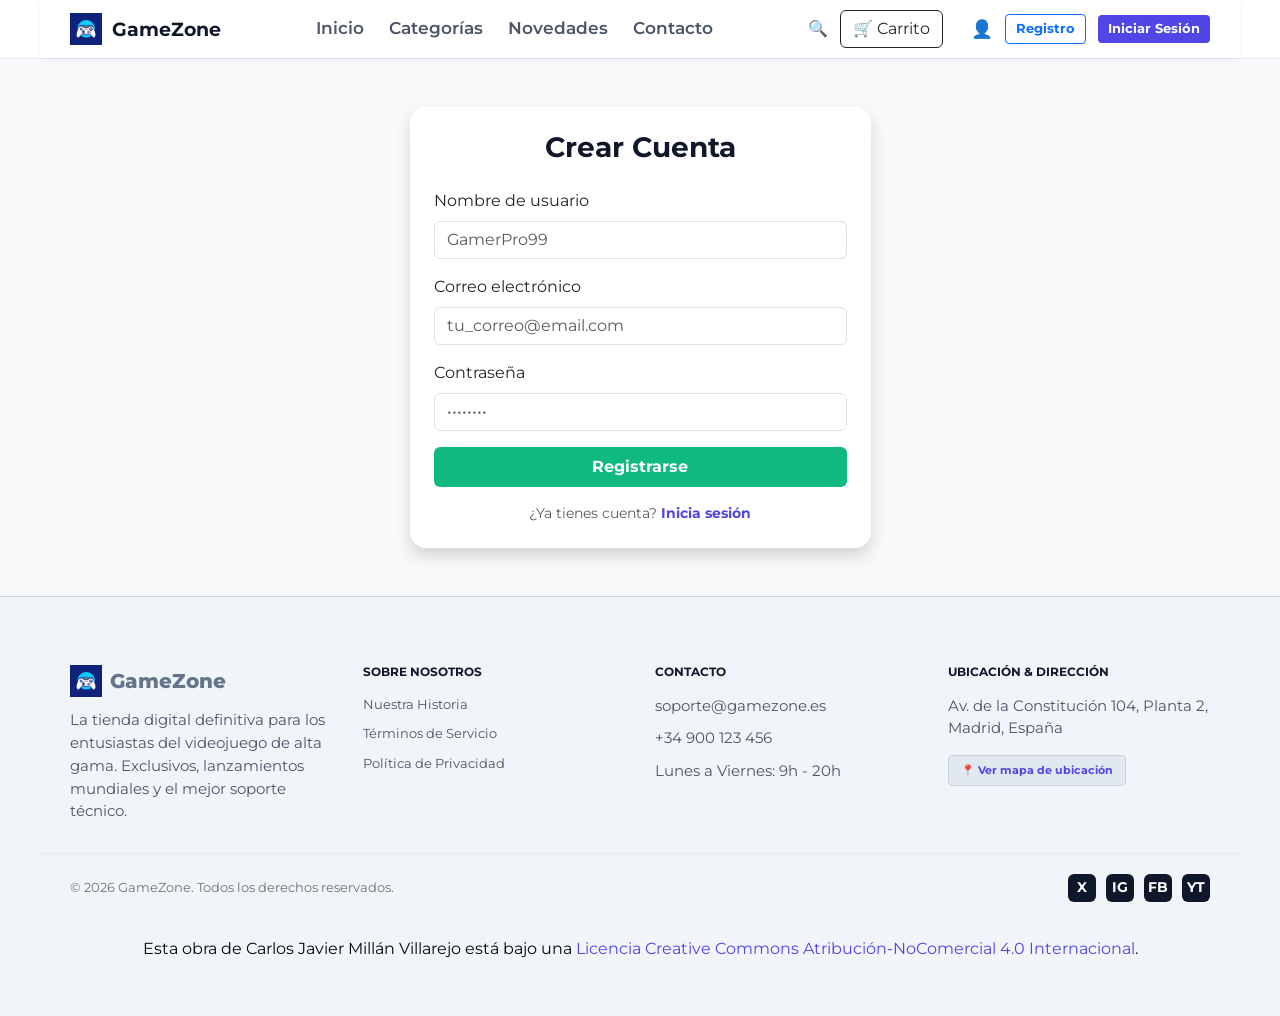
<file: registro.html>
<!DOCTYPE html>
<html lang="es">
<head>
    <meta charset="UTF-8">
    <meta name="viewport" content="width=device-width, initial-scale=1.0">
    <title>GameZone - Registro</title>
    <!-- Bootstrap CSS CDN -->
    <link rel="stylesheet" href="scss/styles.css">
    <link rel="icon" type="image/x-icon" href="favicon_io/android-chrome-512x512.png">
</head>
<body class="bg-light">

    <header>
        <nav class="navbar" style="display: flex; justify-content: space-between; align-items: center; padding: 10px 30px; background: #fff; box-shadow: 0 2px 4px rgba(0,0,0,0.05);">
            
            <!-- LOGO A LA IZQUIERDA -->
            <a href="index.html" class="logo" style="text-decoration: none; color: inherit; display: flex; align-items: center; gap: 10px;">
                <img src="favicon_io/android-chrome-512x512.png" alt="Logo GameZone" style="width: 32px; height: 32px; object-fit: contain;">
                <span class="logo-text" style="color: #0f172a; font-weight: bold; font-size: 1.2rem;">GameZone</span>
            </a>

            <!-- ENLACES DE NAVEGACIÓN EN EL CENTRO -->
            <ul class="nav-links" style="list-style: none; display: flex; gap: 25px; margin: 0; padding: 0;">
                <li><a href="index.html" style="text-decoration: none; color: #4a5568; font-weight: 600;">Inicio</a></li>
                <li><a href="categorias.html" style="text-decoration: none; color: #4a5568;">Categorías</a></li>
                <li><a href="novedades.html" style="text-decoration: none; color: #4a5568;">Novedades</a></li>
                <li><a href="contacto.html" style="text-decoration: none; color: #4a5568;">Contacto</a></li>
            </ul>

            <!-- ICONOS Y BOTONES A LA DERECHA -->
            <div class="nav-icons" style="display: flex; align-items: center; gap: 12px;">
                <span style="cursor: pointer;">🔍</span>
                <button class="btn btn-outline-dark position-relative me-3" id="btn-carrito" data-bs-toggle="modal" data-bs-target="#modalCarrito">
                    🛒 Carrito
                    <span class="position-absolute top-0 start-100 translate-middle badge rounded-pill bg-danger" id="contador-carrito" style="display: none; border: 2px solid white; font-size: 0.75rem;">0</span>
                </button>
                <a href="perfil.html" style="text-decoration:none; color:inherit; font-size: 1.1rem;"><span>👤</span></a>
                <a href="registro.html" class="btn btn-outline-primary btn-sm fw-bold" style="padding: 4px 10px; font-size: 0.8rem;">Registro</a>
                <a href="login.html" class="btn btn-sm fw-bold" style="background-color: #4f46e5; color: white; border: none; padding: 4px 10px; font-size: 0.8rem;">Iniciar Sesión</a>
            </div>

        </nav>
    </header>

    <!-- FORMULARIO DE REGISTRO -->
    <main class="container my-5">
        <div class="row justify-content-center">
            <div class="col-md-5">
                <div class="card shadow border-0 rounded-4 p-4">
                    <h3 class="fw-bold text-center mb-4" style="color: #0f172a;">Crear Cuenta</h3>
                    <form>
                        <div class="mb-3">
                            <label for="regUser" class="form-label">Nombre de usuario</label>
                            <input type="text" class="form-control" id="regUser" placeholder="GamerPro99" required>
                        </div>
                        <div class="mb-3">
                            <label for="regEmail" class="form-label">Correo electrónico</label>
                            <input type="email" class="form-control" id="regEmail" placeholder="tu_correo@email.com" required>
                        </div>
                        <div class="mb-3">
                            <label for="regPassword" class="form-label">Contraseña</label>
                            <input type="password" class="form-control" id="regPassword" placeholder="••••••••" required>
                        </div>
                        <button type="button" class="btn btn-success w-100 py-2 fw-bold mb-3" style="background-color: #10b981; border: none;" data-bs-toggle="modal" data-bs-target="#modalConfirmacionRegistro">Registrarse</button>
                        <p class="text-center text-muted mb-0" style="font-size: 0.9rem;">
                            ¿Ya tienes cuenta? <a href="login.html" style="color: #4f46e5; text-decoration: none; font-weight: bold;">Inicia sesión</a>
                        </p>
                    </form>
                </div>
            </div>
        </div>
    </main>

    <footer>
        <div class="footer-contenido">
            <div class="footer-col">
                <a href="index.html" class="logo" style="margin-bottom: 12px; display: flex; align-items: center; gap: 8px; text-decoration: none; color: inherit;">
                    <img src="favicon_io/android-chrome-512x512.png" alt="Logo GameZone" style="width: 32px; height: 32px; object-fit: contain;">
                    <span class="logo-text">GameZone</span>
                </a>
                <p>La tienda digital definitiva para los entusiastas del videojuego de alta gama. Exclusivos, lanzamientos mundiales y el mejor soporte técnico.</p>
            </div>
            <div class="footer-col">
                <h4>Sobre Nosotros</h4>
                <ul>
                    <li><a href="#">Nuestra Historia</a></li>
                    <li><a href="#">Términos de Servicio</a></li>
                    <li><a href="#">Política de Privacidad</a></li>
                </ul>
            </div>
            <div class="footer-col">
                <h4>Contacto</h4>
                <p>soporte@gamezone.es</p>
                <p>+34 900 123 456</p>
                <p>Lunes a Viernes: 9h - 20h</p>
            </div>
            <div class="footer-col">
                <h4>Ubicación & Dirección</h4>
                <p>Av. de la Constitución 104, Planta 2, Madrid, España</p>
                <a href="#" class="btn-mapa">📍 Ver mapa de ubicación</a>
            </div>
        </div>
        <div class="footer-copy">
            <p>© 2026 GameZone. Todos los derechos reservados.</p>
            <div class="social-links">
                <a href="#" class="social-btn">X</a>
                <a href="#" class="social-btn">IG</a>
                <a href="#" class="social-btn">FB</a>
                <a href="#" class="social-btn">YT</a>
            </div>
        </div>
        <div class="footer" style="text-align: center; padding: 15px; font-size: 1rem; color: #070707;">
            <p>Esta obra de Carlos Javier Millán Villarejo está bajo una <a rel="license" href="http://creativecommons.org/licenses/by-nc/4.0/" target="_blank" style="color: #4f46e5; text-decoration: none;">Licencia Creative Commons Atribución-NoComercial 4.0 Internacional</a>.</p>
        </div>
    </footer>

    <!-- Modal del Carrito -->
<div class="modal fade" id="modalCarrito" tabindex="-1" aria-labelledby="modalCarritoLabel" aria-hidden="true">
  <div class="modal-dialog">
    <div class="modal-content">
      <div class="modal-header">
        <h5 class="modal-title" id="modalCarritoLabel">Tu Carrito de Compras</h5>
        <button type="button" class="btn-close" data-bs-dismiss="modal" aria-label="Close"></button>
      </div>
      <div class="modal-body">
        <ul id="lista-carrito" class="list-group mb-3">
          <!-- Los productos se añadirán aquí dinámicamente -->
        </ul>
        <div class="d-flex justify-content-between align-items-center">
            <strong>Total:</strong>
            <span id="total-carrito" class="fs-5 fw-bold text-primary">€0.00</span>
        </div>
      </div>
      <div class="modal-footer">
        <button type="button" class="btn btn-secondary" data-bs-dismiss="modal">Seguir Comprando</button>
        <!-- AQUÍ ESTÁ EL CAMBIO 1: Le hemos quitado los atributos de abrir el modal de confirmación -->
        <button type="button" class="btn btn-primary" id="btn-finalizar-compra" disabled>Finalizar Compra</button>
      </div>
    </div>
  </div>
</div>

<!-- Modal de Confirmación de Compra (Se queda por si lo quieres usar en un futuro, aunque ya no salta aquí) -->
<div class="modal fade" id="modalConfirmacion" tabindex="-1" aria-labelledby="modalConfirmacionLabel" aria-hidden="true">
  <div class="modal-dialog modal-dialog-centered">
    <div class="modal-content">
      <div class="modal-header bg-success text-white">
        <h5 class="modal-title" id="modalConfirmacionLabel">¡Compra Realizada!</h5>
        <button type="button" class="btn-close btn-close-white" data-bs-dismiss="modal" aria-label="Close"></button>
      </div>
      <div class="modal-body text-center">
        <p class="fs-5 mt-3">✅ Tu compra se ha procesado con éxito.</p>
        <p class="text-muted">Recibirás un correo de confirmación con la clave del juego en breve.</p>
      </div>
      <div class="modal-footer">
        <button type="button" class="btn btn-success" data-bs-dismiss="modal">Cerrar</button>
      </div>
    </div>
  </div>
</div>

<script src="https://cdn.jsdelivr.net/npm/bootstrap@5.3.0/dist/js/bootstrap.bundle.min.js"></script>

<script>
    // 1. Cargar el carrito desde la memoria del navegador (si no hay nada, crea uno vacío)
    let carrito = JSON.parse(localStorage.getItem('carritoGameZone')) || [];

    function agregarAlCarrito(nombre, precio) {
        carrito.push({ nombre, precio });
        actualizarCarrito();
    }

    function actualizarCarrito() {
        const listaCarrito = document.getElementById('lista-carrito');
        const contadorCarrito = document.getElementById('contador-carrito');
        const totalCarrito = document.getElementById('total-carrito');
        const btnFinalizar = document.getElementById('btn-finalizar-compra');
        
        listaCarrito.innerHTML = '';
        let total = 0;

        carrito.forEach((producto, index) => {
            const li = document.createElement('li');
            li.className = 'list-group-item d-flex justify-content-between align-items-center lh-sm';
            li.innerHTML = `
                <div>
                    <h6 class="my-0">${producto.nombre}</h6>
                </div>
                <div>
                    <span class="text-muted me-3">€${producto.precio.toFixed(2)}</span>
                    <button class="btn btn-sm btn-outline-danger" style="border:none;" onclick="eliminarDelCarrito(${index})">🗑️</button>
                </div>
            `;
            listaCarrito.appendChild(li);
            total += producto.precio;
        });

        if (carrito.length > 0) {
            contadorCarrito.style.display = 'inline-block';
            contadorCarrito.innerText = carrito.length;
            btnFinalizar.disabled = false;
        } else {
            contadorCarrito.style.display = 'none';
            btnFinalizar.disabled = true;
        }
        
        totalCarrito.innerText = `€${total.toFixed(2)}`;

        // 2. Guardar el carrito actualizado en la memoria del navegador
        localStorage.setItem('carritoGameZone', JSON.stringify(carrito));
    }

    function eliminarDelCarrito(index) {
        carrito.splice(index, 1);
        actualizarCarrito();
    }

    // AQUÍ ESTÁ EL CAMBIO 2: Redirigir a pago.html en lugar de vaciar el carrito
    document.getElementById('btn-finalizar-compra').addEventListener('click', () => {
        if(carrito.length > 0) {
            window.location.href = 'pago.html';
        }
    });

    // 3. Ejecutar la función nada más cargar la página para mostrar lo que ya estaba guardado
    actualizarCarrito();
</script>

</body>
</html>
</file>
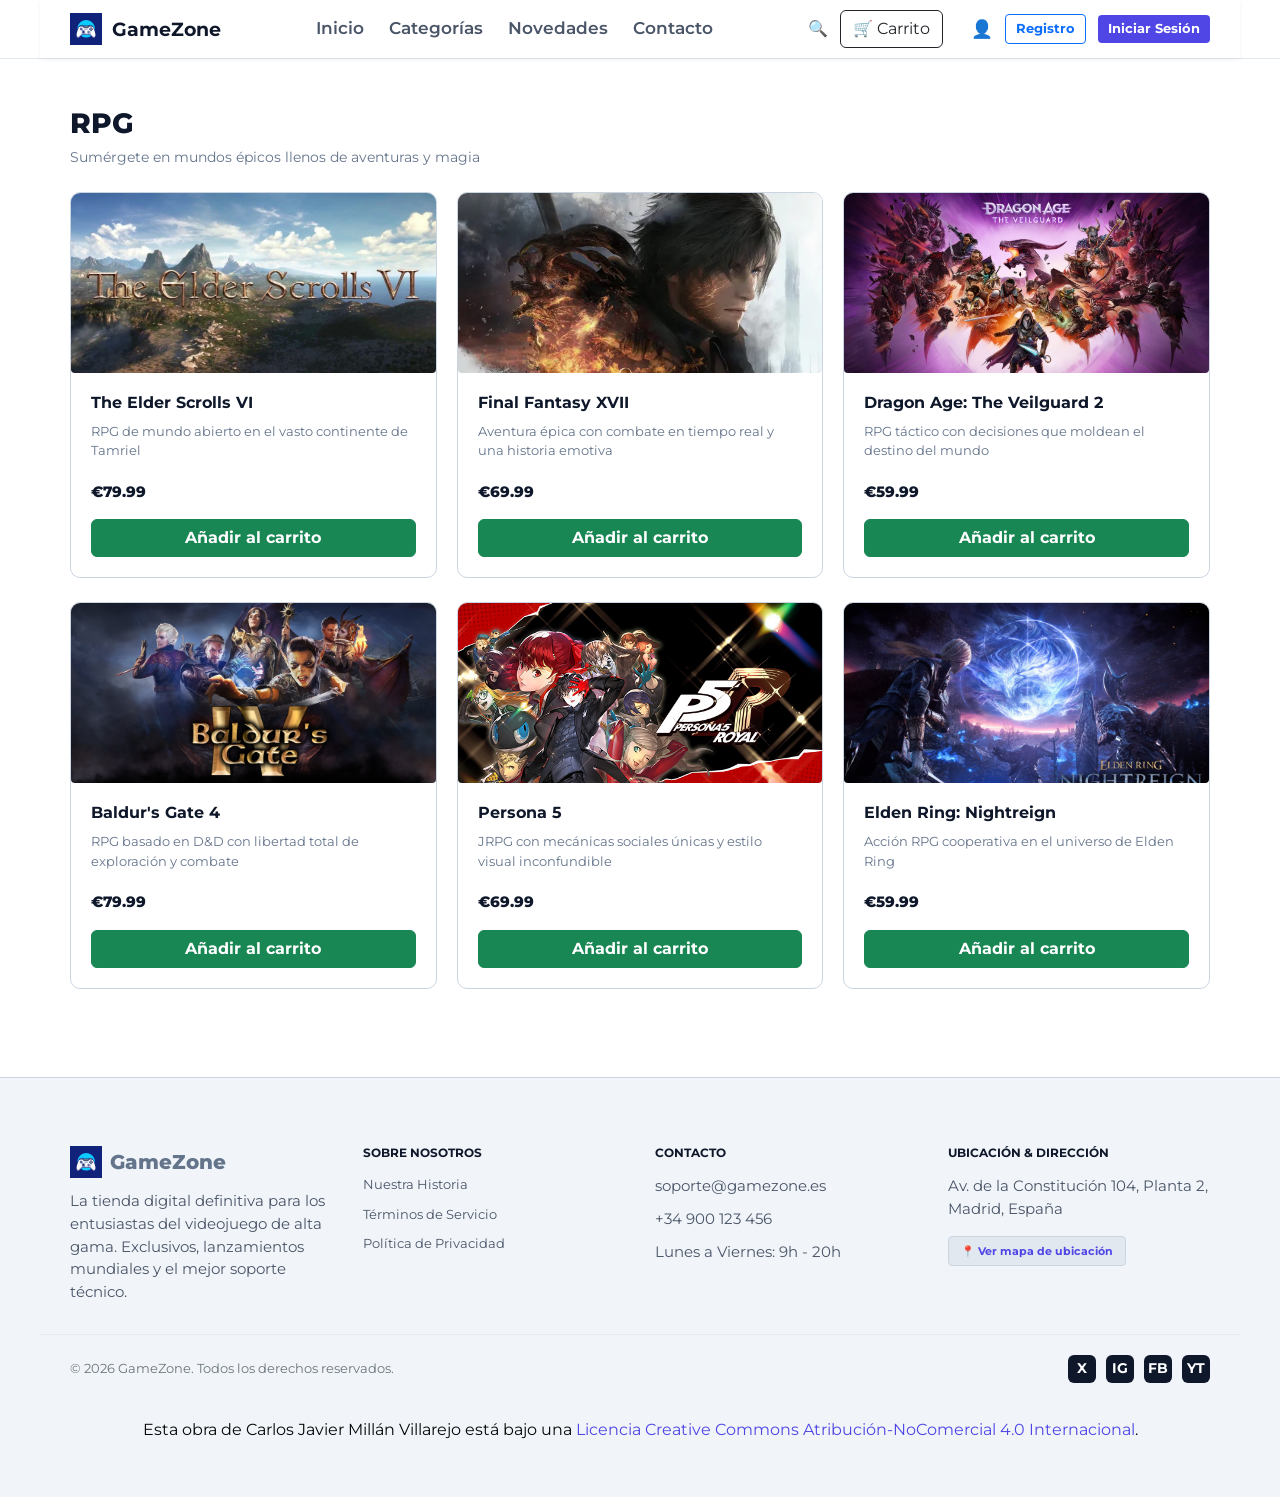
<file: rpg.html>
<!DOCTYPE html>
<html lang="es">
<head>
    <meta charset="UTF-8">
    <meta name="viewport" content="width=device-width, initial-scale=1.0">
    <title>GameZone - RPG</title>
    <link rel="stylesheet" href="scss/styles.css">
    <link rel="icon" type="image/x-icon" href="favicon_io/android-chrome-512x512.png">
</head>
<body>

    <header>
        <nav class="navbar" style="display: flex; justify-content: space-between; align-items: center; padding: 10px 30px; background: #fff; box-shadow: 0 2px 4px rgba(0,0,0,0.05);">
            
            <!-- LOGO A LA IZQUIERDA -->
            <a href="index.html" class="logo" style="text-decoration: none; color: inherit; display: flex; align-items: center; gap: 10px;">
                <img src="favicon_io/android-chrome-512x512.png" alt="Logo GameZone" style="width: 32px; height: 32px; object-fit: contain;">
                <span class="logo-text" style="color: #0f172a; font-weight: bold; font-size: 1.2rem;">GameZone</span>
            </a>

            <!-- ENLACES DE NAVEGACIÓN EN EL CENTRO -->
            <ul class="nav-links" style="list-style: none; display: flex; gap: 25px; margin: 0; padding: 0;">
                <li><a href="index.html" style="text-decoration: none; color: #4a5568; font-weight: 600;">Inicio</a></li>
                <li><a href="categorias.html" style="text-decoration: none; color: #4a5568;">Categorías</a></li>
                <li><a href="novedades.html" style="text-decoration: none; color: #4a5568;">Novedades</a></li>
                <li><a href="contacto.html" style="text-decoration: none; color: #4a5568;">Contacto</a></li>
            </ul>

            <!-- ICONOS Y BOTONES A LA DERECHA -->
            <div class="nav-icons" style="display: flex; align-items: center; gap: 12px;">
                <span style="cursor: pointer;">🔍</span>
                <button class="btn btn-outline-dark position-relative me-3" id="btn-carrito" data-bs-toggle="modal" data-bs-target="#modalCarrito">
                    🛒 Carrito
                    <span class="position-absolute top-0 start-100 translate-middle badge rounded-pill bg-danger" id="contador-carrito" style="display: none; border: 2px solid white; font-size: 0.75rem;">0</span>
                </button>
                <a href="perfil.html" style="text-decoration:none; color:inherit; font-size: 1.1rem;"><span>👤</span></a>
                <a href="registro.html" class="btn btn-outline-primary btn-sm fw-bold" style="padding: 4px 10px; font-size: 0.8rem;">Registro</a>
                <a href="login.html" class="btn btn-sm fw-bold" style="background-color: #4f46e5; color: white; border: none; padding: 4px 10px; font-size: 0.8rem;">Iniciar Sesión</a>
            </div>

        </nav>
    </header>

    <main class="container my-5">
        <h1 class="section-title" style="font-size: 28px; color: var(--text-dark);">RPG</h1>
        <p class="section-subtitle mb-4">Sumérgete en mundos épicos llenos de aventuras y magia</p>

        <!-- PRIMERA FILA DE TARJETAS -->
        <div class="grid-tarjetas" style="margin-bottom: 24px;">
            
            <a href="fifa27.html" style="text-decoration: none; color: inherit;">
                <article class="tarjeta">
                    <img src="./img/microsoft-comments-on-yet-another-the-elder-scrolls-6-no-sho_hpbg.jpg" alt="The Elder Scrolls VI">
                    <div class="tarjeta-body">
                        <h3>The Elder Scrolls VI</h3>
                        <p>RPG de mundo abierto en el vasto continente de Tamriel</p>
                        <span class="tarjeta-precio d-block mb-3">€79.99</span>
                        <button class="btn btn-success w-100 fw-bold" onclick="event.preventDefault(); agregarAlCarrito('The Elder Scrolls VI', 79.99);">Añadir al carrito</button>
                    </div>
                </article>
            </a>

            <a href="fifa27.html" style="text-decoration: none; color: inherit;">
                <article class="tarjeta">
                    <img src="./img/690d41e764711.webp" alt="Final Fantasy XVII">
                    <div class="tarjeta-body">
                        <h3>Final Fantasy XVII</h3>
                        <p>Aventura épica con combate en tiempo real y una historia emotiva</p>
                        <span class="tarjeta-precio d-block mb-3">€69.99</span>
                        <button class="btn btn-success w-100 fw-bold" onclick="event.preventDefault(); agregarAlCarrito('Final Fantasy XVII', 69.99);">Añadir al carrito</button>
                    </div>
                </article>
            </a>

            <a href="fifa27.html" style="text-decoration: none; color: inherit;">
                <article class="tarjeta">
                    <img src="./img/dragon-age-veilguard-eacom-coming-soon-16x9.jpg.adapt.crop191x100.1200w.jpg" alt="Dragon Age: The Veilguard 2">
                    <div class="tarjeta-body">
                        <h3>Dragon Age: The Veilguard 2</h3>
                        <p>RPG táctico con decisiones que moldean el destino del mundo</p>
                        <span class="tarjeta-precio d-block mb-3">€59.99</span>
                        <button class="btn btn-success w-100 fw-bold" onclick="event.preventDefault(); agregarAlCarrito('Dragon Age: The Veilguard 2', 59.99);">Añadir al carrito</button>
                    </div>
                </article>
            </a>

        </div>

        <!-- SEGUNDA FILA DE TARJETAS -->
        <div class="grid-tarjetas" style="margin-bottom: 40px;">
            
            <a href="fifa27.html" style="text-decoration: none; color: inherit;">
                <article class="tarjeta">
                    <img src="./img/baldur-s-gate-4-pc-juego-steam-cover.jpg" alt="Baldur's Gate 4">
                    <div class="tarjeta-body">
                        <h3>Baldur's Gate 4</h3>
                        <p>RPG basado en D&D con libertad total de exploración y combate</p>
                        <span class="tarjeta-precio d-block mb-3">€79.99</span>
                        <button class="btn btn-success w-100 fw-bold" onclick="event.preventDefault(); agregarAlCarrito('Baldur\'s Gate 4', 79.99);">Añadir al carrito</button>
                    </div>
                </article>
            </a>

            <a href="fifa27.html" style="text-decoration: none; color: inherit;">
                <article class="tarjeta">
                    <img src="./img/capsule_616x353 (2).jpg" alt="Persona 5">
                    <div class="tarjeta-body">
                        <h3>Persona 5</h3>
                        <p>JRPG con mecánicas sociales únicas y estilo visual inconfundible</p>
                        <span class="tarjeta-precio d-block mb-3">€69.99</span>
                        <button class="btn btn-success w-100 fw-bold" onclick="event.preventDefault(); agregarAlCarrito('Persona 5', 69.99);">Añadir al carrito</button>
                    </div>
                </article>
            </a>

            <a href="fifa27.html" style="text-decoration: none; color: inherit;">
                <article class="tarjeta">
                    <img src="./img/NIGHTREIGN_launch-trailer.jpg" alt="Elden Ring: Nightreign">
                    <div class="tarjeta-body">
                        <h3>Elden Ring: Nightreign</h3>
                        <p>Acción RPG cooperativa en el universo de Elden Ring</p>
                        <span class="tarjeta-precio d-block mb-3">€59.99</span>
                        <button class="btn btn-success w-100 fw-bold" onclick="event.preventDefault(); agregarAlCarrito('Elden Ring: Nightreign', 59.99);">Añadir al carrito</button>
                    </div>
                </article>
            </a>

        </div>
    </main>

    <footer>
        <div class="footer-contenido">
            <div class="footer-col">
                <a href="index.html" class="logo" style="margin-bottom: 12px; display: flex; align-items: center; gap: 8px; text-decoration: none; color: inherit;">
                    <img src="favicon_io/android-chrome-512x512.png" alt="Logo GameZone" style="width: 32px; height: 32px; object-fit: contain;">
                    <span class="logo-text">GameZone</span>
                </a>
                <p>La tienda digital definitiva para los entusiastas del videojuego de alta gama. Exclusivos, lanzamientos mundiales y el mejor soporte técnico.</p>
            </div>
            <div class="footer-col">
                <h4>Sobre Nosotros</h4>
                <ul>
                    <li><a href="#">Nuestra Historia</a></li>
                    <li><a href="#">Términos de Servicio</a></li>
                    <li><a href="#">Política de Privacidad</a></li>
                </ul>
            </div>
            <div class="footer-col">
                <h4>Contacto</h4>
                <p>soporte@gamezone.es</p>
                <p>+34 900 123 456</p>
                <p>Lunes a Viernes: 9h - 20h</p>
            </div>
            <div class="footer-col">
                <h4>Ubicación & Dirección</h4>
                <p>Av. de la Constitución 104, Planta 2, Madrid, España</p>
                <a href="#" class="btn-mapa">📍 Ver mapa de ubicación</a>
            </div>
        </div>
        <div class="footer-copy">
            <p>© 2026 GameZone. Todos los derechos reservados.</p>
            <div class="social-links">
                <a href="#" class="social-btn">X</a>
                <a href="#" class="social-btn">IG</a>
                <a href="#" class="social-btn">FB</a>
                <a href="#" class="social-btn">YT</a>
            </div>
        </div>
        <div style="text-align: center; padding: 15px; font-size: 1rem; color: #070707;">
            <p>Esta obra de Carlos Javier Millán Villarejo está bajo una <a rel="license" href="http://creativecommons.org/licenses/by-nc/4.0/" target="_blank" style="color: #4f46e5; text-decoration: none;">Licencia Creative Commons Atribución-NoComercial 4.0 Internacional</a>.</p>
        </div>
    </footer>

    <!-- Modal del Carrito -->
<div class="modal fade" id="modalCarrito" tabindex="-1" aria-labelledby="modalCarritoLabel" aria-hidden="true">
  <div class="modal-dialog">
    <div class="modal-content">
      <div class="modal-header">
        <h5 class="modal-title" id="modalCarritoLabel">Tu Carrito de Compras</h5>
        <button type="button" class="btn-close" data-bs-dismiss="modal" aria-label="Close"></button>
      </div>
      <div class="modal-body">
        <ul id="lista-carrito" class="list-group mb-3">
          <!-- Los productos se añadirán aquí dinámicamente -->
        </ul>
        <div class="d-flex justify-content-between align-items-center">
            <strong>Total:</strong>
            <span id="total-carrito" class="fs-5 fw-bold text-primary">€0.00</span>
        </div>
      </div>
      <div class="modal-footer">
        <button type="button" class="btn btn-secondary" data-bs-dismiss="modal">Seguir Comprando</button>
        <!-- AQUÍ ESTÁ EL CAMBIO 1: Le hemos quitado los atributos de abrir el modal de confirmación -->
        <button type="button" class="btn btn-primary" id="btn-finalizar-compra" disabled>Finalizar Compra</button>
      </div>
    </div>
  </div>
</div>

<!-- Modal de Confirmación de Compra (Se queda por si lo quieres usar en un futuro, aunque ya no salta aquí) -->
<div class="modal fade" id="modalConfirmacion" tabindex="-1" aria-labelledby="modalConfirmacionLabel" aria-hidden="true">
  <div class="modal-dialog modal-dialog-centered">
    <div class="modal-content">
      <div class="modal-header bg-success text-white">
        <h5 class="modal-title" id="modalConfirmacionLabel">¡Compra Realizada!</h5>
        <button type="button" class="btn-close btn-close-white" data-bs-dismiss="modal" aria-label="Close"></button>
      </div>
      <div class="modal-body text-center">
        <p class="fs-5 mt-3">✅ Tu compra se ha procesado con éxito.</p>
        <p class="text-muted">Recibirás un correo de confirmación con la clave del juego en breve.</p>
      </div>
      <div class="modal-footer">
        <button type="button" class="btn btn-success" data-bs-dismiss="modal">Cerrar</button>
      </div>
    </div>
  </div>
</div>

<script src="https://cdn.jsdelivr.net/npm/bootstrap@5.3.0/dist/js/bootstrap.bundle.min.js"></script>

<script>
    // 1. Cargar el carrito desde la memoria del navegador (si no hay nada, crea uno vacío)
    let carrito = JSON.parse(localStorage.getItem('carritoGameZone')) || [];

    function agregarAlCarrito(nombre, precio) {
        carrito.push({ nombre, precio });
        actualizarCarrito();
    }

    function actualizarCarrito() {
        const listaCarrito = document.getElementById('lista-carrito');
        const contadorCarrito = document.getElementById('contador-carrito');
        const totalCarrito = document.getElementById('total-carrito');
        const btnFinalizar = document.getElementById('btn-finalizar-compra');
        
        listaCarrito.innerHTML = '';
        let total = 0;

        carrito.forEach((producto, index) => {
            const li = document.createElement('li');
            li.className = 'list-group-item d-flex justify-content-between align-items-center lh-sm';
            li.innerHTML = `
                <div>
                    <h6 class="my-0">${producto.nombre}</h6>
                </div>
                <div>
                    <span class="text-muted me-3">€${producto.precio.toFixed(2)}</span>
                    <button class="btn btn-sm btn-outline-danger" style="border:none;" onclick="eliminarDelCarrito(${index})">🗑️</button>
                </div>
            `;
            listaCarrito.appendChild(li);
            total += producto.precio;
        });

        if (carrito.length > 0) {
            contadorCarrito.style.display = 'inline-block';
            contadorCarrito.innerText = carrito.length;
            btnFinalizar.disabled = false;
        } else {
            contadorCarrito.style.display = 'none';
            btnFinalizar.disabled = true;
        }
        
        totalCarrito.innerText = `€${total.toFixed(2)}`;

        // 2. Guardar el carrito actualizado en la memoria del navegador
        localStorage.setItem('carritoGameZone', JSON.stringify(carrito));
    }

    function eliminarDelCarrito(index) {
        carrito.splice(index, 1);
        actualizarCarrito();
    }

    // AQUÍ ESTÁ EL CAMBIO 2: Redirigir a pago.html en lugar de vaciar el carrito
    document.getElementById('btn-finalizar-compra').addEventListener('click', () => {
        if(carrito.length > 0) {
            window.location.href = 'pago.html';
        }
    });

    // 3. Ejecutar la función nada más cargar la página para mostrar lo que ya estaba guardado
    actualizarCarrito();
</script>

</body>
</html>
</file>
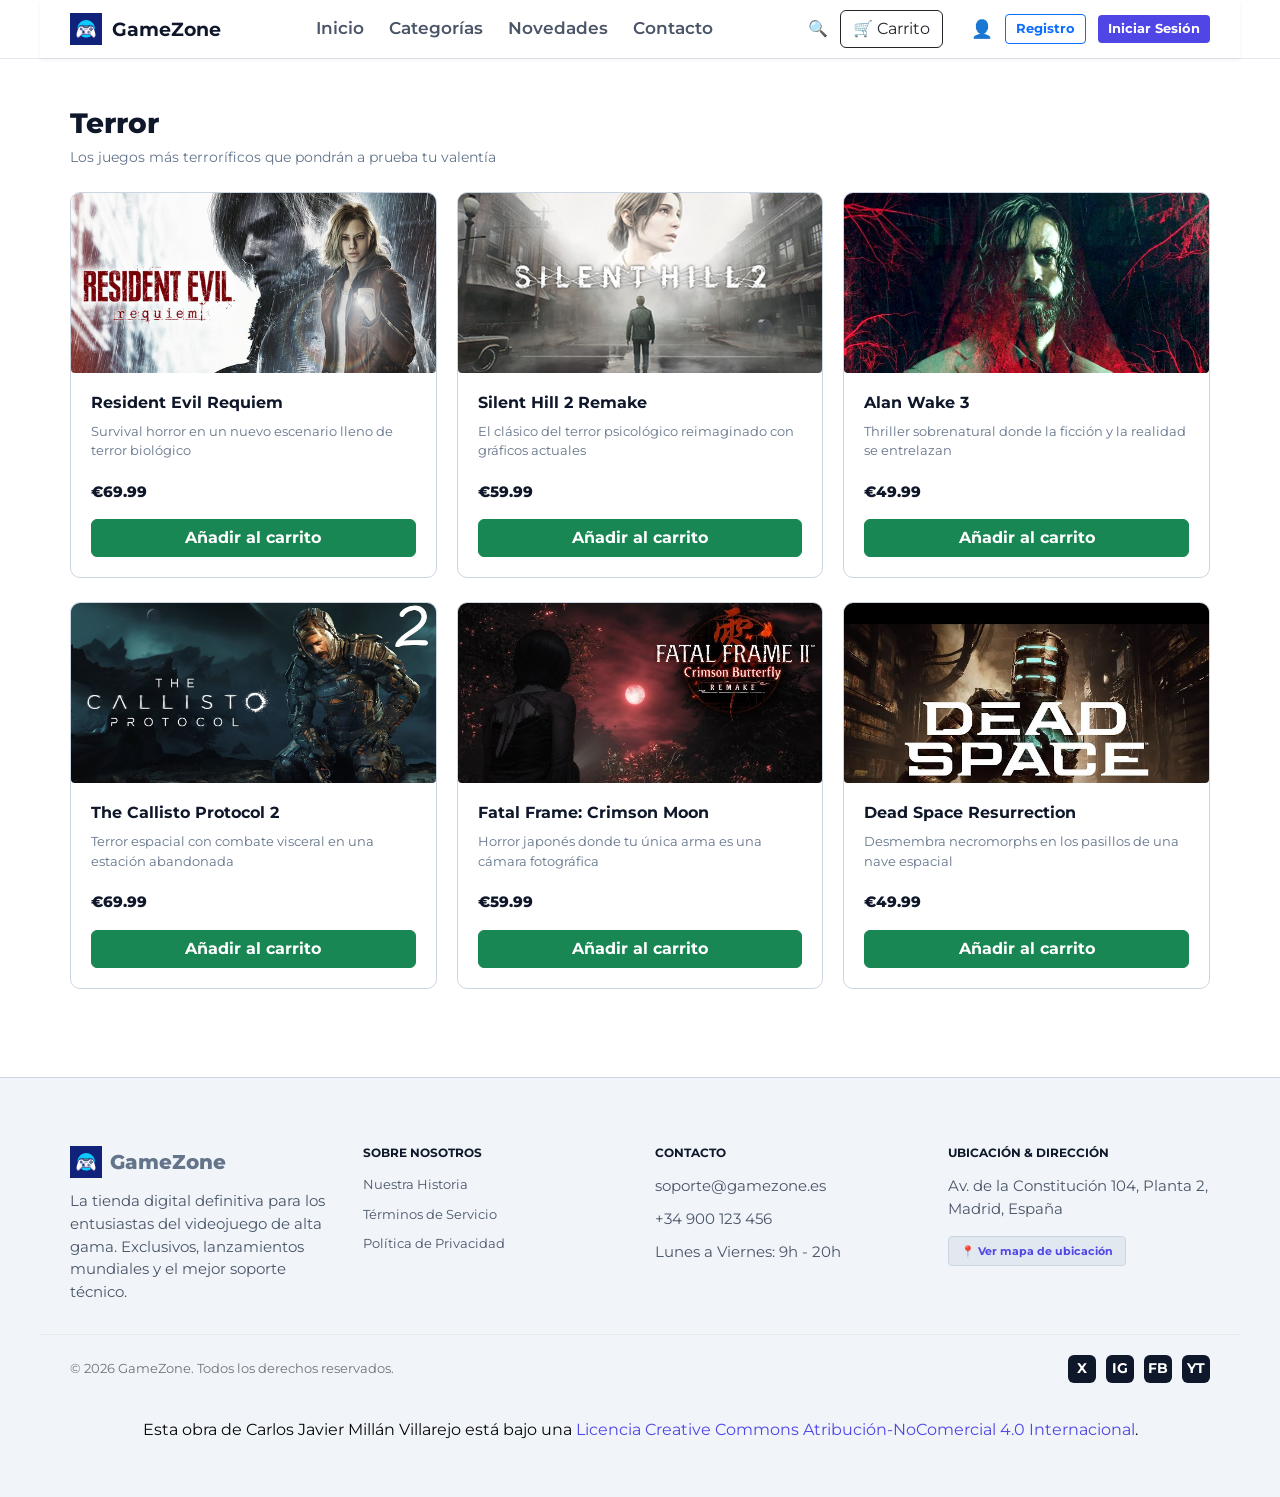
<file: terror.html>
<!DOCTYPE html>
<html lang="es">
<head>
    <meta charset="UTF-8">
    <meta name="viewport" content="width=device-width, initial-scale=1.0">
    <title>GameZone - Terror</title>
    <link rel="stylesheet" href="scss/styles.css">
    <link rel="icon" type="image/x-icon" href="favicon_io/android-chrome-512x512.png">
</head>
<body>

    <header>
        <nav class="navbar" style="display: flex; justify-content: space-between; align-items: center; padding: 10px 30px; background: #fff; box-shadow: 0 2px 4px rgba(0,0,0,0.05);">
            
            <!-- LOGO A LA IZQUIERDA -->
            <a href="index.html" class="logo" style="text-decoration: none; color: inherit; display: flex; align-items: center; gap: 10px;">
                <img src="favicon_io/android-chrome-512x512.png" alt="Logo GameZone" style="width: 32px; height: 32px; object-fit: contain;">
                <span class="logo-text" style="color: #0f172a; font-weight: bold; font-size: 1.2rem;">GameZone</span>
            </a>

            <!-- ENLACES DE NAVEGACIÓN EN EL CENTRO -->
            <ul class="nav-links" style="list-style: none; display: flex; gap: 25px; margin: 0; padding: 0;">
                <li><a href="index.html" style="text-decoration: none; color: #4a5568; font-weight: 600;">Inicio</a></li>
                <li><a href="categorias.html" style="text-decoration: none; color: #4a5568;">Categorías</a></li>
                <li><a href="novedades.html" style="text-decoration: none; color: #4a5568;">Novedades</a></li>
                <li><a href="contacto.html" style="text-decoration: none; color: #4a5568;">Contacto</a></li>
            </ul>

            <!-- ICONOS Y BOTONES A LA DERECHA -->
            <div class="nav-icons" style="display: flex; align-items: center; gap: 12px;">
                <span style="cursor: pointer;">🔍</span>
                <button class="btn btn-outline-dark position-relative me-3" id="btn-carrito" data-bs-toggle="modal" data-bs-target="#modalCarrito">
                    🛒 Carrito
                    <span class="position-absolute top-0 start-100 translate-middle badge rounded-pill bg-danger" id="contador-carrito" style="display: none; border: 2px solid white; font-size: 0.75rem;">0</span>
                </button>
                <a href="perfil.html" style="text-decoration:none; color:inherit; font-size: 1.1rem;"><span>👤</span></a>
                <a href="registro.html" class="btn btn-outline-primary btn-sm fw-bold" style="padding: 4px 10px; font-size: 0.8rem;">Registro</a>
                <a href="login.html" class="btn btn-sm fw-bold" style="background-color: #4f46e5; color: white; border: none; padding: 4px 10px; font-size: 0.8rem;">Iniciar Sesión</a>
            </div>

        </nav>
    </header>

    <main class="container my-5">
        <h1 class="section-title" style="font-size: 28px; color: var(--text-dark);">Terror</h1>
        <p class="section-subtitle mb-4">Los juegos más terroríficos que pondrán a prueba tu valentía</p>

        <!-- PRIMERA FILA DE TARJETAS -->
        <div class="grid-tarjetas" style="margin-bottom: 24px;">
            
            <a href="fifa27.html" style="text-decoration: none; color: inherit;">
                <article class="tarjeta">
                    <img src="./img/capsule_616x353 (1).jpg" alt="Resident Evil 9">
                    <div class="tarjeta-body">
                        <h3>Resident Evil Requiem</h3>
                        <p>Survival horror en un nuevo escenario lleno de terror biológico</p>
                        <span class="tarjeta-precio d-block mb-3">€69.99</span>
                        <button class="btn btn-success w-100 fw-bold" onclick="event.preventDefault(); agregarAlCarrito('Resident Evil Requiem', 69.99);">Añadir al carrito</button>
                    </div>
                </article>
            </a>

            <a href="fifa27.html" style="text-decoration: none; color: inherit;">
                <article class="tarjeta">
                    <img src="./img/header (1).jpg" alt="Silent Hill 2 Remake">
                    <div class="tarjeta-body">
                        <h3>Silent Hill 2 Remake</h3>
                        <p>El clásico del terror psicológico reimaginado con gráficos actuales</p>
                        <span class="tarjeta-precio d-block mb-3">€59.99</span>
                        <button class="btn btn-success w-100 fw-bold" onclick="event.preventDefault(); agregarAlCarrito('Silent Hill 2 Remake', 59.99);">Añadir al carrito</button>
                    </div>
                </article>
            </a>

            <a href="fifa27.html" style="text-decoration: none; color: inherit;">
                <article class="tarjeta">
                    <img src="./img/Alan-Wake-2.webp" alt="Alan Wake 3">
                    <div class="tarjeta-body">
                        <h3>Alan Wake 3</h3>
                        <p>Thriller sobrenatural donde la ficción y la realidad se entrelazan</p>
                        <span class="tarjeta-precio d-block mb-3">€49.99</span>
                        <button class="btn btn-success w-100 fw-bold" onclick="event.preventDefault(); agregarAlCarrito('Alan Wake 3', 49.99);">Añadir al carrito</button>
                    </div>
                </article>
            </a>

        </div>

        <!-- SEGUNDA FILA DE TARJETAS -->
        <div class="grid-tarjetas" style="margin-bottom: 40px;">
            
            <a href="fifa27.html" style="text-decoration: none; color: inherit;">
                <article class="tarjeta">
                    <img src="./img/maxresdefault.jpg" alt="The Callisto Protocol 2">
                    <div class="tarjeta-body">
                        <h3>The Callisto Protocol 2</h3>
                        <p>Terror espacial con combate visceral en una estación abandonada</p>
                        <span class="tarjeta-precio d-block mb-3">€69.99</span>
                        <button class="btn btn-success w-100 fw-bold" onclick="event.preventDefault(); agregarAlCarrito('The Callisto Protocol 2', 69.99);">Añadir al carrito</button>
                    </div>
                </article>
            </a>

            <a href="fifa27.html" style="text-decoration: none; color: inherit;">
                <article class="tarjeta">
                    <img src="./img/hq720.jpg" alt="Fatal Frame: Crimson Moon">
                    <div class="tarjeta-body">
                        <h3>Fatal Frame: Crimson Moon</h3>
                        <p>Horror japonés donde tu única arma es una cámara fotográfica</p>
                        <span class="tarjeta-precio d-block mb-3">€59.99</span>
                        <button class="btn btn-success w-100 fw-bold" onclick="event.preventDefault(); agregarAlCarrito('Fatal Frame: Crimson Moon', 59.99);">Añadir al carrito</button>
                    </div>
                </article>
            </a>

            <a href="fifa27.html" style="text-decoration: none; color: inherit;">
                <article class="tarjeta">
                    <img src="./img/sddefault.jpg" alt="Dead Space Resurrection">
                    <div class="tarjeta-body">
                        <h3>Dead Space Resurrection</h3>
                        <p>Desmembra necromorphs en los pasillos de una nave espacial</p>
                        <span class="tarjeta-precio d-block mb-3">€49.99</span>
                        <button class="btn btn-success w-100 fw-bold" onclick="event.preventDefault(); agregarAlCarrito('Dead Space Resurrection', 49.99);">Añadir al carrito</button>
                    </div>
                </article>
            </a>

        </div>
    </main>

    <footer>
        <div class="footer-contenido">
            <div class="footer-col">
                <a href="index.html" class="logo" style="margin-bottom: 12px; display: flex; align-items: center; gap: 8px; text-decoration: none; color: inherit;">
                    <img src="favicon_io/android-chrome-512x512.png" alt="Logo GameZone" style="width: 32px; height: 32px; object-fit: contain;">
                    <span class="logo-text">GameZone</span>
                </a>
                <p>La tienda digital definitiva para los entusiastas del videojuego de alta gama. Exclusivos, lanzamientos mundiales y el mejor soporte técnico.</p>
            </div>
            <div class="footer-col">
                <h4>Sobre Nosotros</h4>
                <ul>
                    <li><a href="#">Nuestra Historia</a></li>
                    <li><a href="#">Términos de Servicio</a></li>
                    <li><a href="#">Política de Privacidad</a></li>
                </ul>
            </div>
            <div class="footer-col">
                <h4>Contacto</h4>
                <p>soporte@gamezone.es</p>
                <p>+34 900 123 456</p>
                <p>Lunes a Viernes: 9h - 20h</p>
            </div>
            <div class="footer-col">
                <h4>Ubicación & Dirección</h4>
                <p>Av. de la Constitución 104, Planta 2, Madrid, España</p>
                <a href="#" class="btn-mapa">📍 Ver mapa de ubicación</a>
            </div>
        </div>
        <div class="footer-copy">
            <p>© 2026 GameZone. Todos los derechos reservados.</p>
            <div class="social-links">
                <a href="#" class="social-btn">X</a>
                <a href="#" class="social-btn">IG</a>
                <a href="#" class="social-btn">FB</a>
                <a href="#" class="social-btn">YT</a>
            </div>
        </div>
        <div style="text-align: center; padding: 15px; font-size: 1rem; color: #070707;">
            <p>Esta obra de Carlos Javier Millán Villarejo está bajo una <a rel="license" href="http://creativecommons.org/licenses/by-nc/4.0/" target="_blank" style="color: #4f46e5; text-decoration: none;">Licencia Creative Commons Atribución-NoComercial 4.0 Internacional</a>.</p>
        </div>
    </footer>

    <!-- Modal del Carrito -->
<div class="modal fade" id="modalCarrito" tabindex="-1" aria-labelledby="modalCarritoLabel" aria-hidden="true">
  <div class="modal-dialog">
    <div class="modal-content">
      <div class="modal-header">
        <h5 class="modal-title" id="modalCarritoLabel">Tu Carrito de Compras</h5>
        <button type="button" class="btn-close" data-bs-dismiss="modal" aria-label="Close"></button>
      </div>
      <div class="modal-body">
        <ul id="lista-carrito" class="list-group mb-3">
          <!-- Los productos se añadirán aquí dinámicamente -->
        </ul>
        <div class="d-flex justify-content-between align-items-center">
            <strong>Total:</strong>
            <span id="total-carrito" class="fs-5 fw-bold text-primary">€0.00</span>
        </div>
      </div>
      <div class="modal-footer">
        <button type="button" class="btn btn-secondary" data-bs-dismiss="modal">Seguir Comprando</button>
        <!-- AQUÍ ESTÁ EL CAMBIO 1: Le hemos quitado los atributos de abrir el modal de confirmación -->
        <button type="button" class="btn btn-primary" id="btn-finalizar-compra" disabled>Finalizar Compra</button>
      </div>
    </div>
  </div>
</div>

<!-- Modal de Confirmación de Compra (Se queda por si lo quieres usar en un futuro, aunque ya no salta aquí) -->
<div class="modal fade" id="modalConfirmacion" tabindex="-1" aria-labelledby="modalConfirmacionLabel" aria-hidden="true">
  <div class="modal-dialog modal-dialog-centered">
    <div class="modal-content">
      <div class="modal-header bg-success text-white">
        <h5 class="modal-title" id="modalConfirmacionLabel">¡Compra Realizada!</h5>
        <button type="button" class="btn-close btn-close-white" data-bs-dismiss="modal" aria-label="Close"></button>
      </div>
      <div class="modal-body text-center">
        <p class="fs-5 mt-3">✅ Tu compra se ha procesado con éxito.</p>
        <p class="text-muted">Recibirás un correo de confirmación con la clave del juego en breve.</p>
      </div>
      <div class="modal-footer">
        <button type="button" class="btn btn-success" data-bs-dismiss="modal">Cerrar</button>
      </div>
    </div>
  </div>
</div>

<script src="https://cdn.jsdelivr.net/npm/bootstrap@5.3.0/dist/js/bootstrap.bundle.min.js"></script>

<script>
    // 1. Cargar el carrito desde la memoria del navegador (si no hay nada, crea uno vacío)
    let carrito = JSON.parse(localStorage.getItem('carritoGameZone')) || [];

    function agregarAlCarrito(nombre, precio) {
        carrito.push({ nombre, precio });
        actualizarCarrito();
    }

    function actualizarCarrito() {
        const listaCarrito = document.getElementById('lista-carrito');
        const contadorCarrito = document.getElementById('contador-carrito');
        const totalCarrito = document.getElementById('total-carrito');
        const btnFinalizar = document.getElementById('btn-finalizar-compra');
        
        listaCarrito.innerHTML = '';
        let total = 0;

        carrito.forEach((producto, index) => {
            const li = document.createElement('li');
            li.className = 'list-group-item d-flex justify-content-between align-items-center lh-sm';
            li.innerHTML = `
                <div>
                    <h6 class="my-0">${producto.nombre}</h6>
                </div>
                <div>
                    <span class="text-muted me-3">€${producto.precio.toFixed(2)}</span>
                    <button class="btn btn-sm btn-outline-danger" style="border:none;" onclick="eliminarDelCarrito(${index})">🗑️</button>
                </div>
            `;
            listaCarrito.appendChild(li);
            total += producto.precio;
        });

        if (carrito.length > 0) {
            contadorCarrito.style.display = 'inline-block';
            contadorCarrito.innerText = carrito.length;
            btnFinalizar.disabled = false;
        } else {
            contadorCarrito.style.display = 'none';
            btnFinalizar.disabled = true;
        }
        
        totalCarrito.innerText = `€${total.toFixed(2)}`;

        // 2. Guardar el carrito actualizado en la memoria del navegador
        localStorage.setItem('carritoGameZone', JSON.stringify(carrito));
    }

    function eliminarDelCarrito(index) {
        carrito.splice(index, 1);
        actualizarCarrito();
    }

    // AQUÍ ESTÁ EL CAMBIO 2: Redirigir a pago.html en lugar de vaciar el carrito
    document.getElementById('btn-finalizar-compra').addEventListener('click', () => {
        if(carrito.length > 0) {
            window.location.href = 'pago.html';
        }
    });

    // 3. Ejecutar la función nada más cargar la página para mostrar lo que ya estaba guardado
    actualizarCarrito();
</script>

</body>
</html>
</file>
<file: scss/styles.css>
@charset "UTF-8";
@import url("https://cdn.jsdelivr.net/npm/bootstrap@5.3.0/dist/css/bootstrap.min.css");
@import url("https://fonts.googleapis.com/css2?family=Montserrat:wght@400;500;600;700;800&display=swap");
header nav.navbar {
  display: flex;
  justify-content: space-between;
  align-items: center;
  padding: 10px 30px;
  background: #fff;
  box-shadow: 0 2px 4px rgba(0, 0, 0, 0.05);
}
header nav.navbar .logo {
  display: flex;
  align-items: center;
  gap: 10px;
  text-decoration: none;
  color: inherit;
}
header nav.navbar .logo img {
  width: 32px;
  height: 32px;
  -o-object-fit: contain;
     object-fit: contain;
}
header nav.navbar .logo .logo-text {
  color: #0f172a;
  font-weight: bold;
  font-size: 1.2rem;
}
header nav.navbar .nav-links {
  list-style: none;
  display: flex;
  gap: 25px;
  margin: 0;
  padding: 0;
}
header nav.navbar .nav-links li a {
  text-decoration: none;
  color: #4a5568;
  font-weight: 600;
  transition: color 0.3s ease;
}
header nav.navbar .nav-links li a:hover {
  color: #4f46e5;
}
header nav.navbar .nav-icons {
  display: flex;
  align-items: center;
  gap: 12px;
}

footer {
  background-color: #fff;
  border-top: 1px solid #eaeaea;
  padding-top: 40px;
  color: #333;
  margin-top: 50px;
}
footer .footer-contenido {
  display: flex;
  flex-wrap: wrap;
  justify-content: space-between;
  gap: 30px;
  padding: 20px 30px;
  max-width: 1200px;
  margin: 0 auto;
}
footer .footer-contenido .footer-col {
  flex: 1;
  min-width: 220px;
}
footer .footer-contenido .footer-col h4 {
  margin-bottom: 15px;
  font-weight: bold;
  color: #0f172a;
}
footer .footer-contenido .footer-col p {
  color: #4a5568;
  font-size: 0.95rem;
  line-height: 1.5;
  margin-bottom: 10px;
}
footer .footer-contenido .footer-col ul {
  list-style: none;
  padding: 0;
}
footer .footer-contenido .footer-col ul li {
  margin-bottom: 10px;
}
footer .footer-contenido .footer-col ul li a {
  text-decoration: none;
  color: #4a5568;
  transition: color 0.3s;
}
footer .footer-contenido .footer-col ul li a:hover {
  color: #4f46e5;
}
footer .footer-contenido .footer-col .btn-mapa {
  text-decoration: none;
  color: #4f46e5;
  font-weight: bold;
  display: inline-block;
  margin-top: 5px;
}
footer .footer-contenido .footer-col .btn-mapa:hover {
  text-decoration: underline;
}
footer .footer-copy {
  display: flex;
  justify-content: space-between;
  align-items: center;
  padding: 20px 30px;
  border-top: 1px solid #eaeaea;
  max-width: 1200px;
  margin: 0 auto;
  flex-wrap: wrap;
}
footer .footer-copy p {
  color: #6c757d;
  margin: 0;
}
footer .footer-copy .social-links {
  display: flex;
  gap: 10px;
}
footer .footer-copy .social-links .social-btn {
  text-decoration: none;
  color: #fff;
  background-color: #0f172a;
  padding: 6px 12px;
  border-radius: 6px;
  font-weight: bold;
  font-size: 0.9rem;
  transition: background-color 0.3s;
}
footer .footer-copy .social-links .social-btn:hover {
  background-color: #4f46e5;
}

.slider-container {
  width: 100%;
  max-width: 550px; /* Bájalo a 550px o 500px para hacerlo más estrecho (antes 750px) */
  margin: 3rem auto;
  overflow: hidden;
  border-radius: 12px;
  box-shadow: 0 8px 25px rgba(0, 0, 0, 0.15);
  position: relative;
  aspect-ratio: 16/9; /* Mantiene la proporción de rectángulo perfecto */
  background-color: #0f172a; /* Fondo oscuro por si la foto tiene un formato distinto y quedan márgenes */
}

.slider-wrapper {
  display: flex;
  width: 300%;
  height: 100%;
  animation: slide 12s infinite cubic-bezier(0.77, 0, 0.175, 1);
}
.slider-wrapper img {
  width: 33.3333%;
  height: 100%;
  -o-object-fit: contain;
     object-fit: contain; /* La magia: 'contain' encaja la foto entera cueste lo que cueste, sin cortar un solo píxel */
  -o-object-position: center;
     object-position: center;
}

@keyframes slide {
  0%, 25% {
    transform: translateX(0);
  }
  33%, 58% {
    transform: translateX(-33.3333%);
  }
  66%, 91% {
    transform: translateX(-66.6666%);
  }
  100% {
    transform: translateX(0);
  }
}
.tarjeta {
  transition: transform 0.3s ease, box-shadow 0.3s ease;
}

.grid-tarjetas a:hover .tarjeta {
  transform: translateY(-10px);
  box-shadow: 0 15px 30px rgba(0, 0, 0, 0.15);
}

#btn-carrito {
  animation: none !important;
  transform: none !important;
  transition: background-color 0.3s ease, color 0.3s ease;
}
#btn-carrito:hover {
  background-color: #0f172a;
  color: white !important;
}

.card-hover {
  transition: transform 0.3s ease, box-shadow 0.3s ease;
}
.card-hover:hover {
  transform: translateY(-10px);
  box-shadow: 0 15px 30px rgba(0, 0, 0, 0.15) !important;
}

:root {
  --primary-blue: #2563eb;
  --primary-blue-hover: #1d4ed8;
  --text-dark: #0f172a;
  --text-muted: #64748b;
  --bg-light: #f8fafc;
  --card-border: #cbd5e1;
  --btn-black: #1e1e1e;
  --btn-black-hover: #333333;
  --footer-bg: #f1f5f9;
}

* {
  margin: 0;
  padding: 0;
  box-sizing: border-box;
}

/* Evitar desbordamiento horizontal y espacios blancos a la derecha */
html, body {
  max-width: 100%;
  overflow-x: hidden;
}

* {
  box-sizing: border-box;
}

body {
  font-family: "Montserrat", sans-serif;
  background-color: #ffffff;
  color: var(--text-dark);
  display: flex;
  flex-direction: column;
  min-height: 100vh;
  line-height: 1.5;
}

main {
  flex: 1;
}

header {
  background-color: #ffffff;
  border-bottom: 1px solid #e2e8f0;
  position: sticky;
  top: 0;
  z-index: 100;
}

.navbar {
  max-width: 1200px;
  margin: 0 auto;
  padding: 16px 30px;
  display: flex;
  justify-content: space-between;
  align-items: center;
}

.logo {
  font-weight: 800;
  font-size: 20px;
  color: var(--text-dark);
  text-decoration: none;
  display: flex;
  align-items: center;
  gap: 10px;
}

.logo-icon {
  background-color: var(--primary-blue);
  color: #ffffff;
  padding: 4px 8px;
  border-radius: 6px;
  font-size: 14px;
}

.nav-links {
  display: flex;
  list-style: none;
  gap: 32px;
}

.nav-links a {
  text-decoration: none;
  color: #334155;
  font-weight: 600;
  font-size: 17px;
  transition: color 0.2s ease;
}

.nav-links a.active,
.nav-links a:hover {
  color: var(--primary-blue);
}

.nav-icons {
  display: flex;
  align-items: center;
  gap: 18px;
  color: var(--text-muted);
  font-size: 16px;
}

.nav-icons span {
  cursor: pointer;
  transition: color 0.2s;
}

.nav-icons span:hover {
  color: var(--primary-blue);
}

.hero {
  background: url("../img/cyberpunk-2077-phantom-liberty-pc-gog-com-cover.jpg") center/cover no-repeat;
  color: #ffffff;
  padding: 90px 30px;
  background-position: center 25%;
  background-size: cover;
  background-repeat: no-repeat;
}

.hero-content {
  max-width: 1200px;
  margin: 0 auto;
}

.hero h1 {
  font-size: 40px;
  font-weight: 800;
  margin-bottom: 16px;
  line-height: 1.1;
  max-width: 600px;
  font-weight: bold;
  color: rgb(253, 253, 253);
}

.hero p {
  max-width: 520px;
  color: #000000;
  font-size: 14px;
  margin-bottom: 28px;
  line-height: 1.6;
  font-weight: bold;
  color: rgb(255, 255, 255);
}

.btn-black {
  display: inline-block;
  background-color: var(--btn-black);
  color: #ffffff;
  padding: 12px 28px;
  text-decoration: none;
  border-radius: 6px;
  font-weight: 700;
  font-size: 14px;
  border: none;
  cursor: pointer;
  transition: background-color 0.2s ease, transform 0.1s ease;
}

.btn-black:hover {
  background-color: var(--btn-black-hover);
  transform: translateY(-2px);
}

.container {
  max-width: 1200px;
  margin: 40px auto;
  padding: 0 30px;
  -o-object-position: center 10%;
     object-position: center 10%;
}

.section-title {
  font-size: 24px;
  font-weight: 800;
  color: var(--primary-blue);
  margin-bottom: 6px;
}

.section-subtitle {
  color: var(--text-muted);
  font-size: 14px;
  margin-bottom: 28px;
}

.grid-tarjetas {
  display: flex;
  gap: 24px;
  justify-content: space-between;
  -o-object-position: center 10%;
     object-position: center 10%;
}

.tarjeta {
  background: #ffffff;
  border: 1px solid var(--card-border);
  border-radius: 10px;
  width: 32%;
  overflow: hidden;
  display: flex;
  flex-direction: column;
  transition: transform 0.2s ease, box-shadow 0.2s ease;
  -o-object-position: center 10%;
     object-position: center 10%;
}

.tarjeta:hover {
  transform: translateY(-4px);
  box-shadow: 0 10px 20px rgba(0, 0, 0, 0.06);
}

.tarjeta img {
  width: 100%;
  height: 180px;
  -o-object-fit: cover;
     object-fit: cover;
  -o-object-position: center 14%;
     object-position: center 14%;
  border-radius: 4px;
}

.tarjeta-body {
  padding: 20px;
  display: flex;
  flex-direction: column;
  flex-grow: 1;
}

.tarjeta-body h3 {
  font-size: 16px;
  font-weight: 700;
  margin-bottom: 10px;
  color: var(--text-dark);
}

.tarjeta-body p {
  color: var(--text-muted);
  font-size: 13px;
  margin-bottom: 20px;
  line-height: 1.5;
  flex-grow: 1;
}

.tarjeta-precio {
  font-weight: 800;
  font-size: 15px;
  color: var(--text-dark);
}

.grid-noticias {
  display: flex;
  gap: 24px;
  margin-top: 20px;
  margin-bottom: 40px;
}

.noticia-card {
  background: #ffffff;
  border: 1px solid var(--card-border);
  border-radius: 10px;
  padding: 24px;
  width: 50%;
  transition: border-color 0.2s ease;
}

.noticia-card:hover {
  border-color: var(--primary-blue);
}

.noticia-fecha {
  font-size: 11px;
  font-weight: 800;
  color: var(--text-muted);
  margin-bottom: 10px;
  letter-spacing: 0.5px;
}

.noticia-card h4 {
  font-size: 15px;
  font-weight: 700;
  color: var(--text-dark);
  line-height: 1.4;
}

.grid-categorias {
  display: flex;
  flex-wrap: wrap;
  gap: 24px;
}

.categoria-item {
  position: relative;
  width: calc(50% - 12px);
  height: 220px;
  border-radius: 10px;
  overflow: hidden;
  border: 1px solid var(--card-border);
}

.categoria-item img {
  width: 100%;
  height: 100%;
  -o-object-fit: cover;
     object-fit: cover;
  transition: transform 0.3s ease;
  -o-object-position: center 30%;
     object-position: center 30%;
}

.categoria-item:hover img {
  transform: scale(1.05);
}

.categoria-overlay {
  position: absolute;
  inset: 0;
  background: linear-gradient(to top, rgba(0, 0, 0, 0.75) 0%, rgba(0, 0, 0, 0.1) 60%);
  display: flex;
  align-items: flex-end;
  padding: 24px;
}

.categoria-overlay h3 {
  color: #ffffff;
  font-size: 22px;
  font-weight: 800;
}

.contact-wrapper {
  background-color: var(--bg-light);
  padding: 40px 0;
  flex: 1;
}

.caja-formulario {
  background: #ffffff;
  border: 1px solid var(--card-border);
  border-radius: 10px;
  padding: 36px;
  max-width: 800px;
  margin: 0 auto;
  box-shadow: 0 4px 12px rgba(0, 0, 0, 0.03);
}

.caja-formulario h3 {
  font-size: 18px;
  font-weight: 800;
  margin-bottom: 24px;
}

.form-group {
  margin-bottom: 20px;
}

.form-group label {
  display: block;
  font-size: 12px;
  font-weight: 700;
  margin-bottom: 8px;
  color: var(--text-dark);
}

.form-group input,
.form-group textarea {
  width: 100%;
  padding: 12px 14px;
  border: 1px solid var(--card-border);
  border-radius: 6px;
  font-family: inherit;
  font-size: 14px;
  outline: none;
  transition: border-color 0.2s;
}

.form-group input:focus,
.form-group textarea:focus {
  border-color: var(--primary-blue);
}

.caja-perfil {
  background: #ffffff;
  border: 1px solid var(--card-border);
  border-radius: 10px;
  padding: 36px;
  max-width: 900px;
}

.profile-field-label {
  font-size: 11px;
  font-weight: 800;
  color: var(--text-muted);
  text-transform: uppercase;
  margin-bottom: 4px;
}

.profile-field-value {
  font-size: 14px;
  font-weight: 700;
  color: var(--text-dark);
}

.grid-perfil {
  display: flex;
  flex-wrap: wrap;
  gap: 32px;
  margin-top: 24px;
  margin-bottom: 32px;
}

.perfil-col {
  width: 45%;
}

footer {
  background-color: var(--footer-bg);
  border-top: 1px solid var(--card-border);
  padding: 48px 30px 24px 30px;
  font-size: 13px;
  color: var(--text-muted);
  margin-top: auto;
}

.footer-contenido {
  max-width: 1200px;
  margin: 0 auto;
  display: flex;
  justify-content: space-between;
  gap: 32px;
  margin-bottom: 36px;
}

.footer-col {
  flex: 1;
}

.footer-col p {
  font-size: 12px;
  line-height: 1.6;
  margin-top: 8px;
}

.footer-col h4 {
  color: var(--primary-blue);
  font-size: 12px;
  font-weight: 800;
  text-transform: uppercase;
  margin-bottom: 14px;
}

.footer-col ul {
  list-style: none;
}

.footer-col ul li {
  margin-bottom: 8px;
}

.footer-col ul li a {
  text-decoration: none;
  color: var(--text-muted);
  transition: color 0.2s;
}

.footer-col ul li a:hover {
  color: var(--primary-blue);
}

.btn-mapa {
  display: inline-block;
  background-color: #e2e8f0;
  color: var(--text-dark);
  padding: 6px 12px;
  border-radius: 4px;
  text-decoration: none;
  font-size: 11px;
  font-weight: 700;
  margin-top: 10px;
  border: 1px solid #cbd5e1;
}

.footer-copy {
  max-width: 1200px;
  margin: 0 auto;
  padding-top: 20px;
  border-top: 1px solid var(--card-border);
  display: flex;
  justify-content: space-between;
  align-items: center;
}

.social-links {
  display: flex;
  gap: 8px;
}

.social-btn {
  width: 28px;
  height: 28px;
  background-color: #94a3b8;
  color: #ffffff;
  border-radius: 4px;
  display: flex;
  align-items: center;
  justify-content: center;
  text-decoration: none;
  font-size: 11px;
  font-weight: 700;
  transition: background-color 0.2s;
}

.social-btn:hover {
  background-color: var(--primary-blue);
}

.tarjeta-link {
  text-decoration: none;
  color: inherit;
  display: block;
  height: 100%;
}

.grid-tarjetas {
  display: grid;
  grid-template-columns: repeat(3, 1fr);
  gap: 20px;
}

.grid-tarjetas > a {
  text-decoration: none;
  color: inherit;
  display: block;
  width: 100%;
}

.grid-tarjetas > a .tarjeta {
  width: 100%;
  height: 100%;
}

/* Opcional: un pequeño efecto visual al pasar el ratón por encima de la tarjeta */
.grid-tarjetas > a:hover .tarjeta {
  transform: translateY(-4px);
  box-shadow: 0 10px 20px rgba(0, 0, 0, 0.1);
}

@media (max-width: 768px) {
  .navbar {
    flex-direction: column;
    gap: 15px;
    padding: 15px !important;
  }
  .nav-links {
    list-style: none;
    display: flex;
    flex-wrap: wrap;
    justify-content: center;
    gap: 15px;
    margin: 0;
    padding: 0;
  }
  .nav-icons {
    display: flex;
    flex-wrap: wrap;
    justify-content: center;
    align-items: center;
    gap: 12px;
    width: 100%;
  }
  .nav-icons .btn {
    width: 100%;
    text-align: center;
    margin-top: 5px;
  }
  .hero {
    padding: 40px 10px;
    background-position: center;
  }
  .hero-content {
    text-align: center;
    background-color: rgba(0, 0, 0, 0.75);
    padding: 25px 15px;
    border-radius: 12px;
    width: 92%;
    margin: 0 auto;
  }
  .hero-content h1,
  .hero-content p {
    color: #ffffff !important;
  }
  .grid-tarjetas {
    grid-template-columns: 1fr !important;
    gap: 20px;
  }
  .footer-contenido {
    display: flex;
    flex-direction: column;
    gap: 30px;
    padding: 20px 15px;
  }
  .footer-col {
    width: 100%;
    text-align: center;
  }
  .social-links {
    justify-content: center;
    margin-top: 15px;
  }
}
@keyframes slide {
  0%, 25% {
    transform: translateX(0);
  }
  33%, 58% {
    transform: translateX(-33.3333%);
  }
  66%, 91% {
    transform: translateX(-66.6666%);
  }
  100% {
    transform: translateX(0);
  }
}
/* 2. ANIMACIÓN EN TARJETAS DE JUEGOS (Pregunta 2) */
@keyframes fadeInUp {
  from {
    opacity: 0;
    transform: translateY(40px);
  }
  to {
    opacity: 1;
    transform: translateY(0);
  }
}
.tarjeta {
  animation: fadeInUp 0.8s ease-out forwards;
  opacity: 0; /* Empiezan invisibles antes de la animación */
}

/* Retraso escalonado para que aparezcan una tras otra */
.grid-tarjetas a:nth-child(1) .tarjeta {
  animation-delay: 0.1s;
}

.grid-tarjetas a:nth-child(2) .tarjeta {
  animation-delay: 0.3s;
}

.grid-tarjetas a:nth-child(3) .tarjeta {
  animation-delay: 0.5s;
}

/* 3. ANIMACIÓN LATIDO EN EL BOTÓN DEL CARRITO */
@keyframes latido {
  0% {
    transform: scale(1);
  }
  50% {
    transform: scale(1.08);
  }
  100% {
    transform: scale(1);
  }
}
#btn-carrito:hover {
  animation: latido 1s infinite ease-in-out;
  background-color: var(--bg-light);
}

/* =========================================
   ANIMACIONES PRÁCTICA 8 (Definitivo)
   ========================================= */
/* 1. Tarjetas que se levantan al pasar el ratón */
.tarjeta {
  /* Prepara la tarjeta para que cualquier cambio sea suave */
  transition: transform 0.3s ease, box-shadow 0.3s ease;
}

/* Al pasar el ratón por el enlace, la tarjeta interior se levanta */
.grid-tarjetas a:hover .tarjeta {
  transform: translateY(-10px);
  box-shadow: 0 15px 30px rgba(0, 0, 0, 0.15);
}

/* 2. Efecto simple y sin movimiento para el carrito */
#btn-carrito {
  /* Nos aseguramos de que no haya animaciones previas ni movimientos */
  animation: none !important;
  transform: none !important;
  /* Transición suave para el color de fondo y de texto */
  transition: background-color 0.3s ease, color 0.3s ease;
}

#btn-carrito:hover {
  background-color: var(--text-dark); /* Fondo oscuro */
  color: white !important; /* Texto en blanco para que se lea perfecto */
}/*# sourceMappingURL=styles.css.map */
</file>
